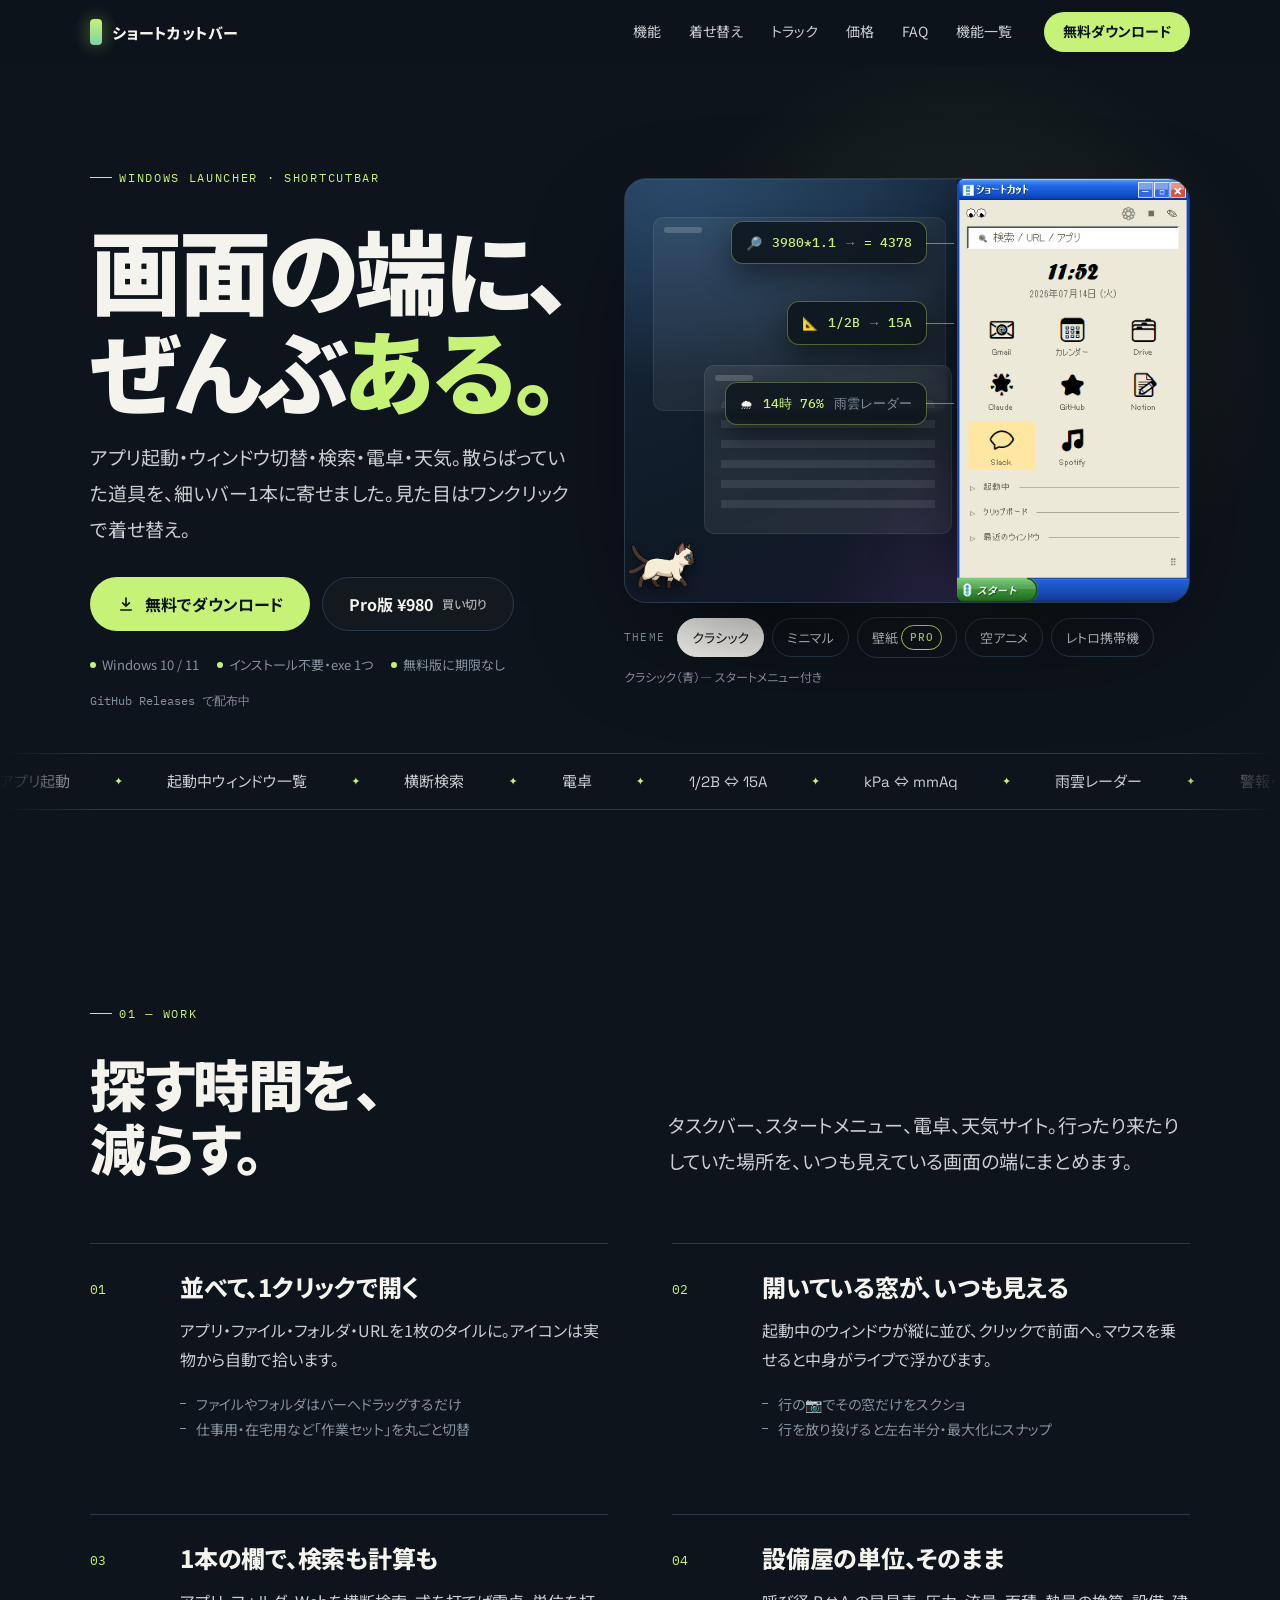
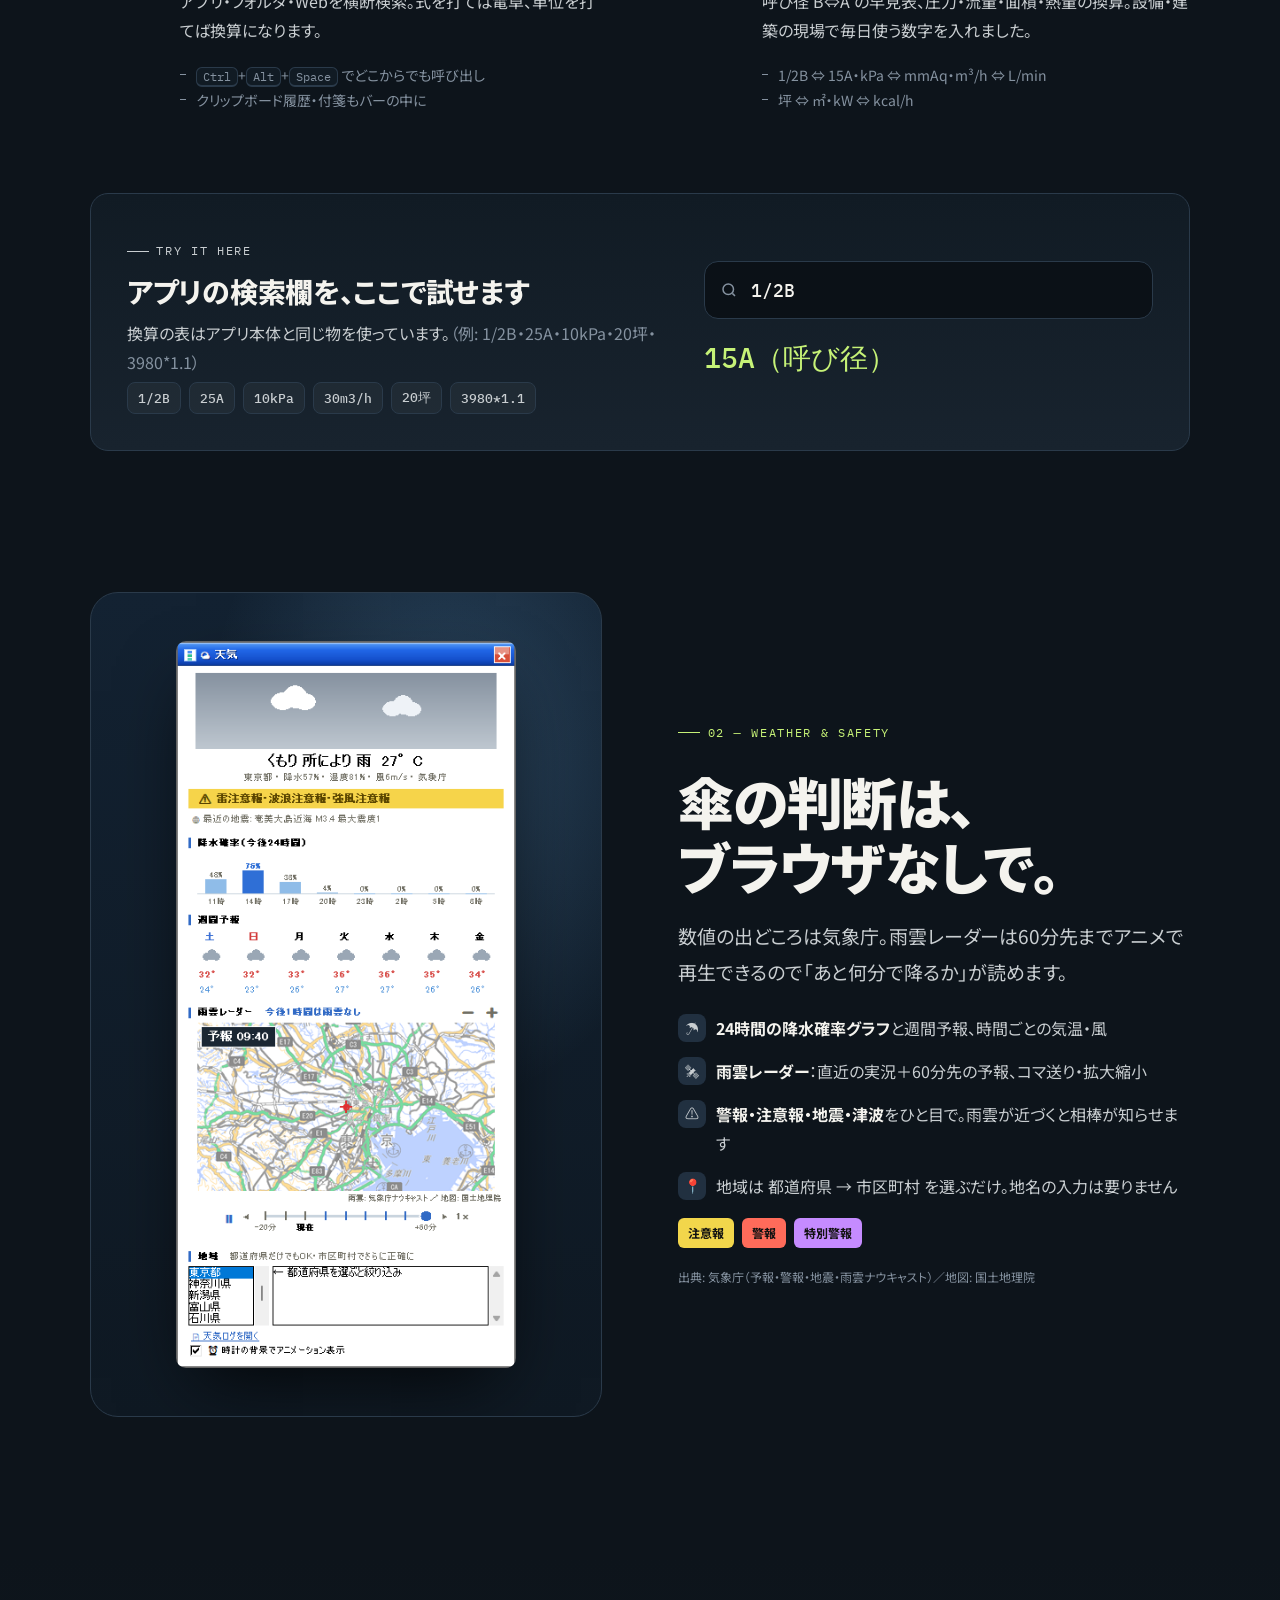
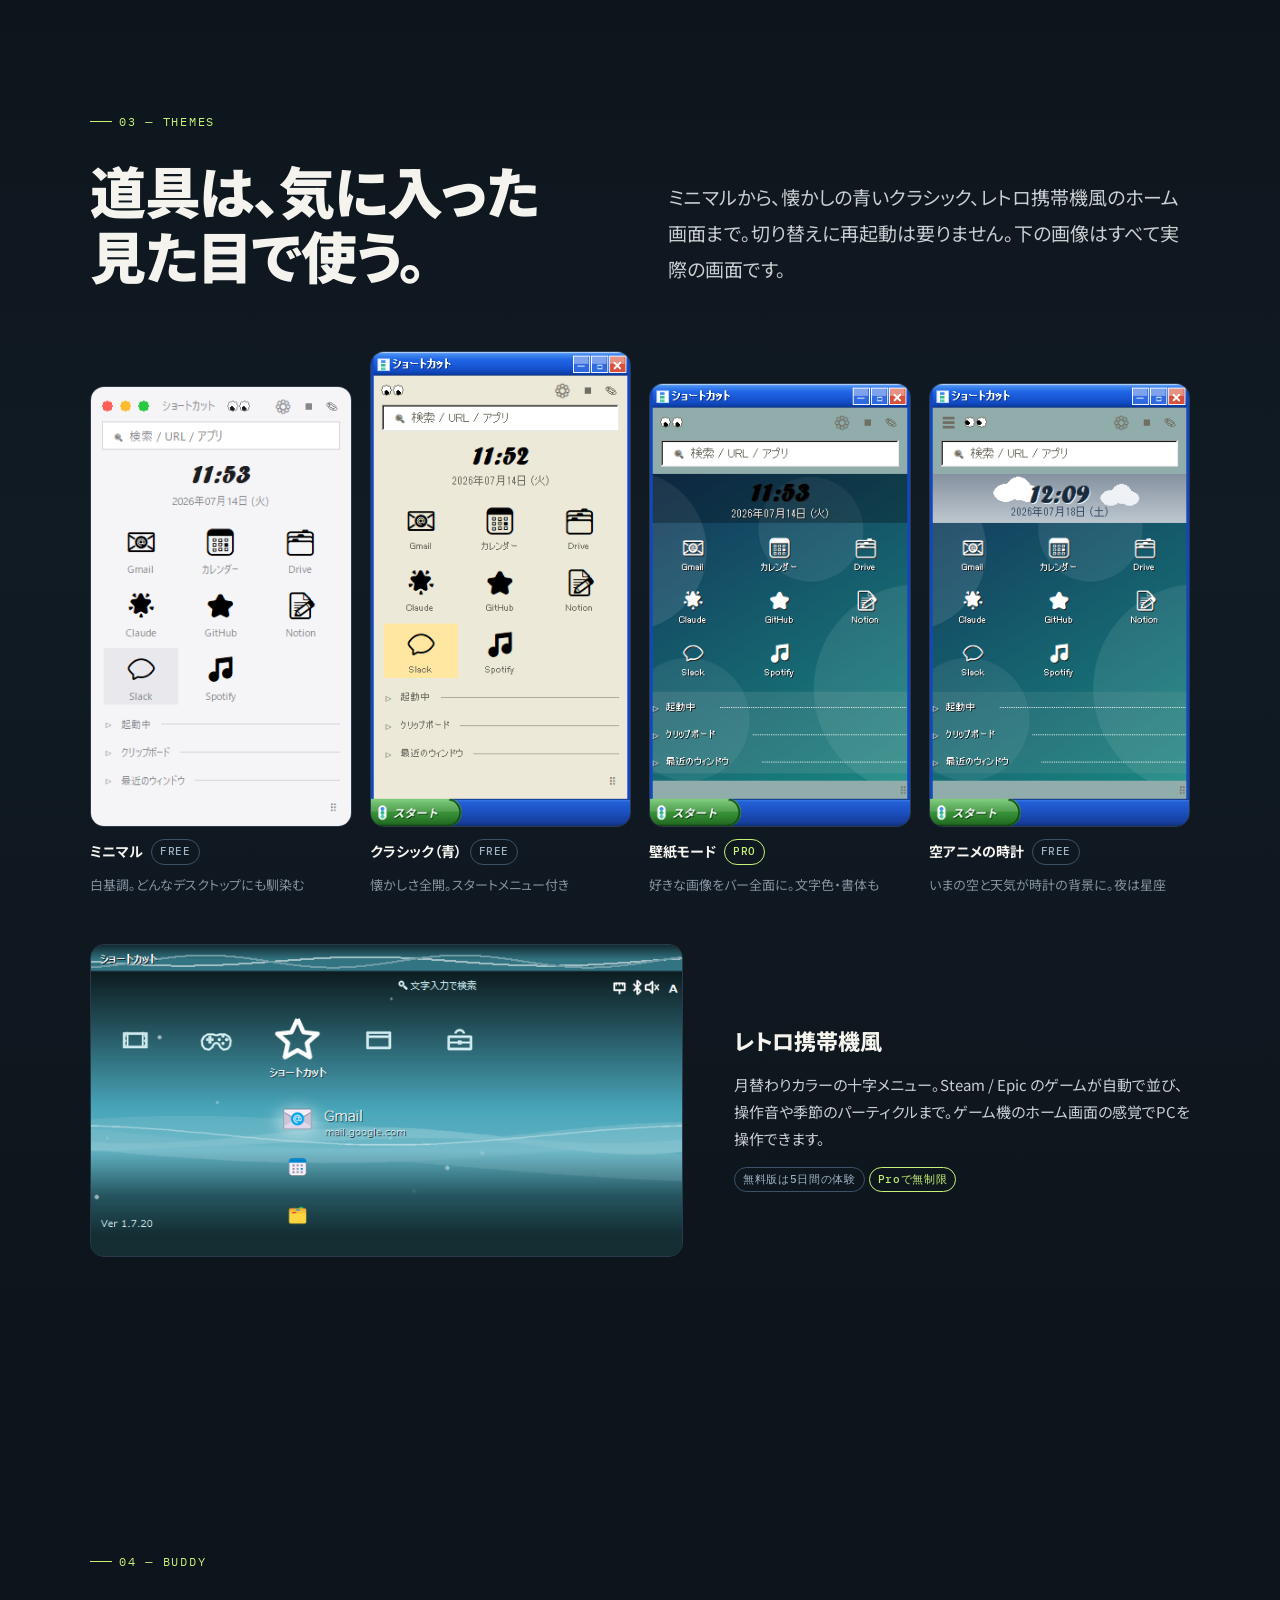
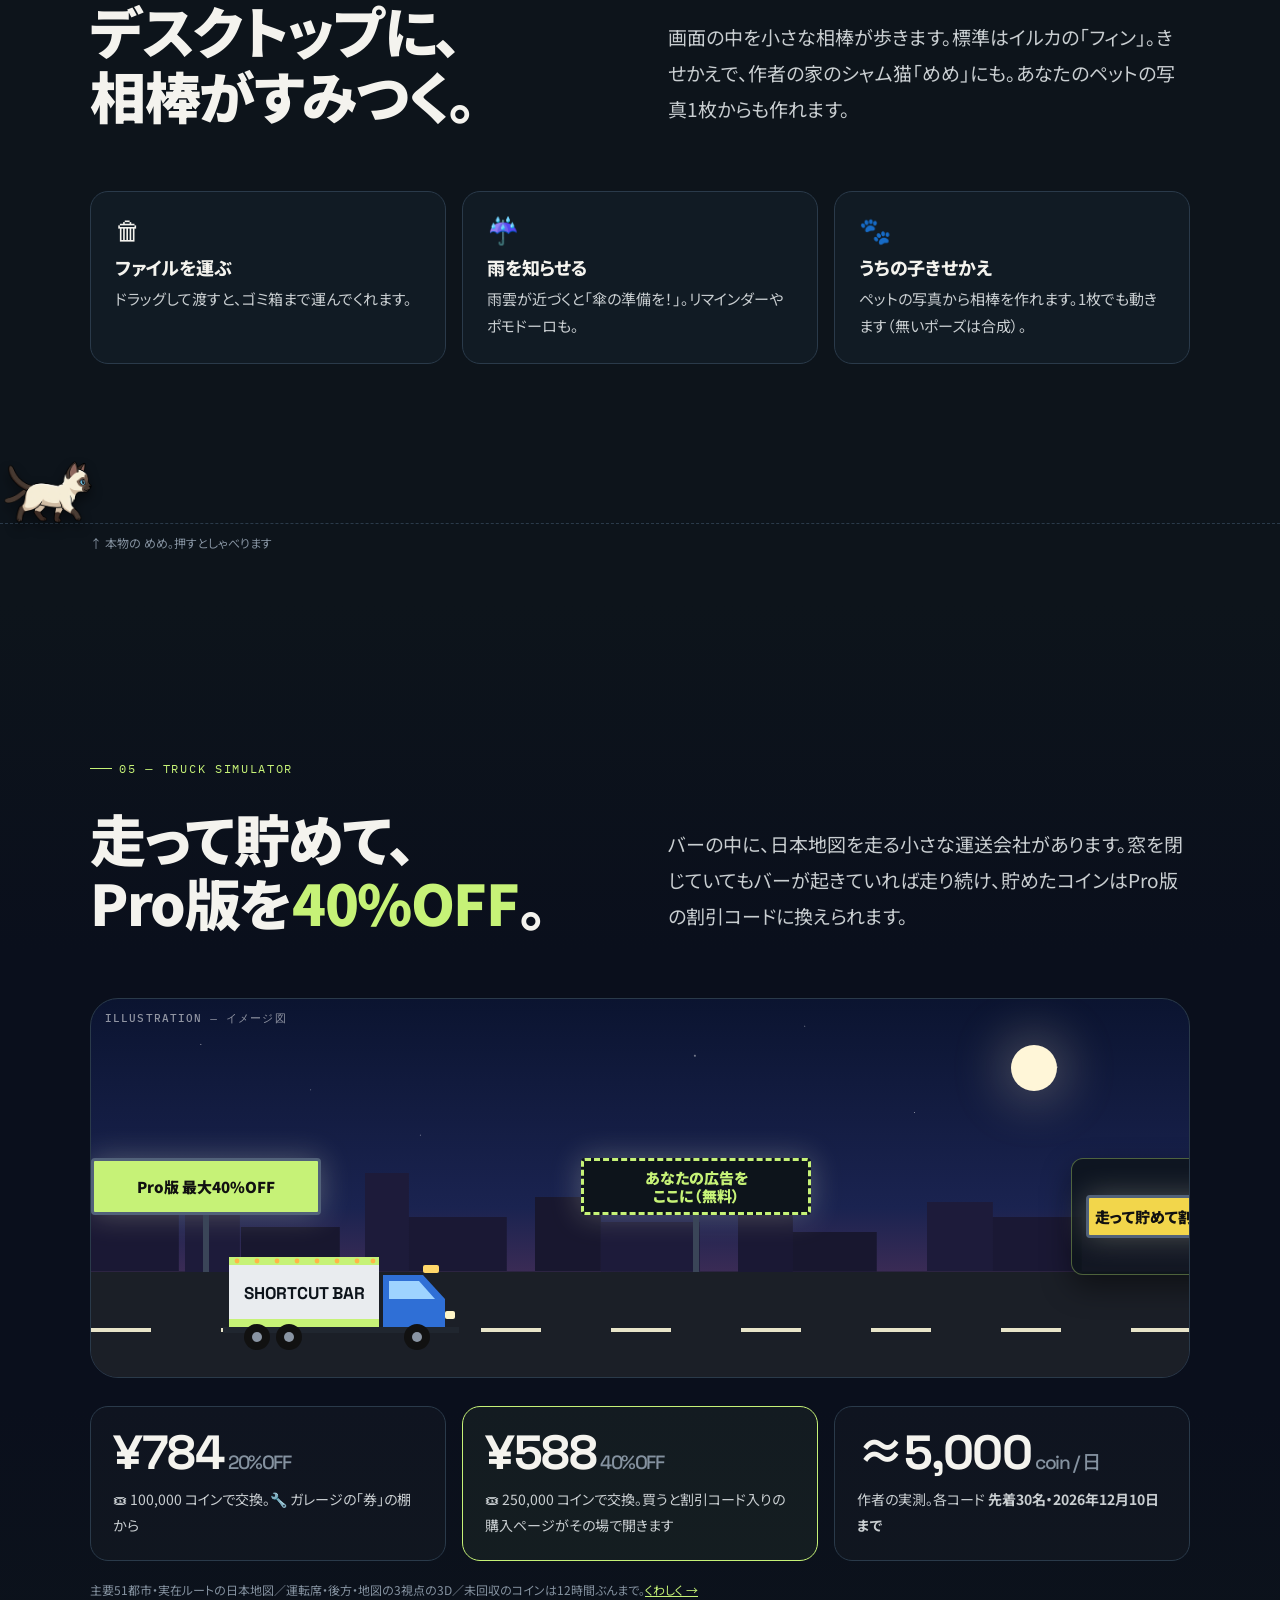
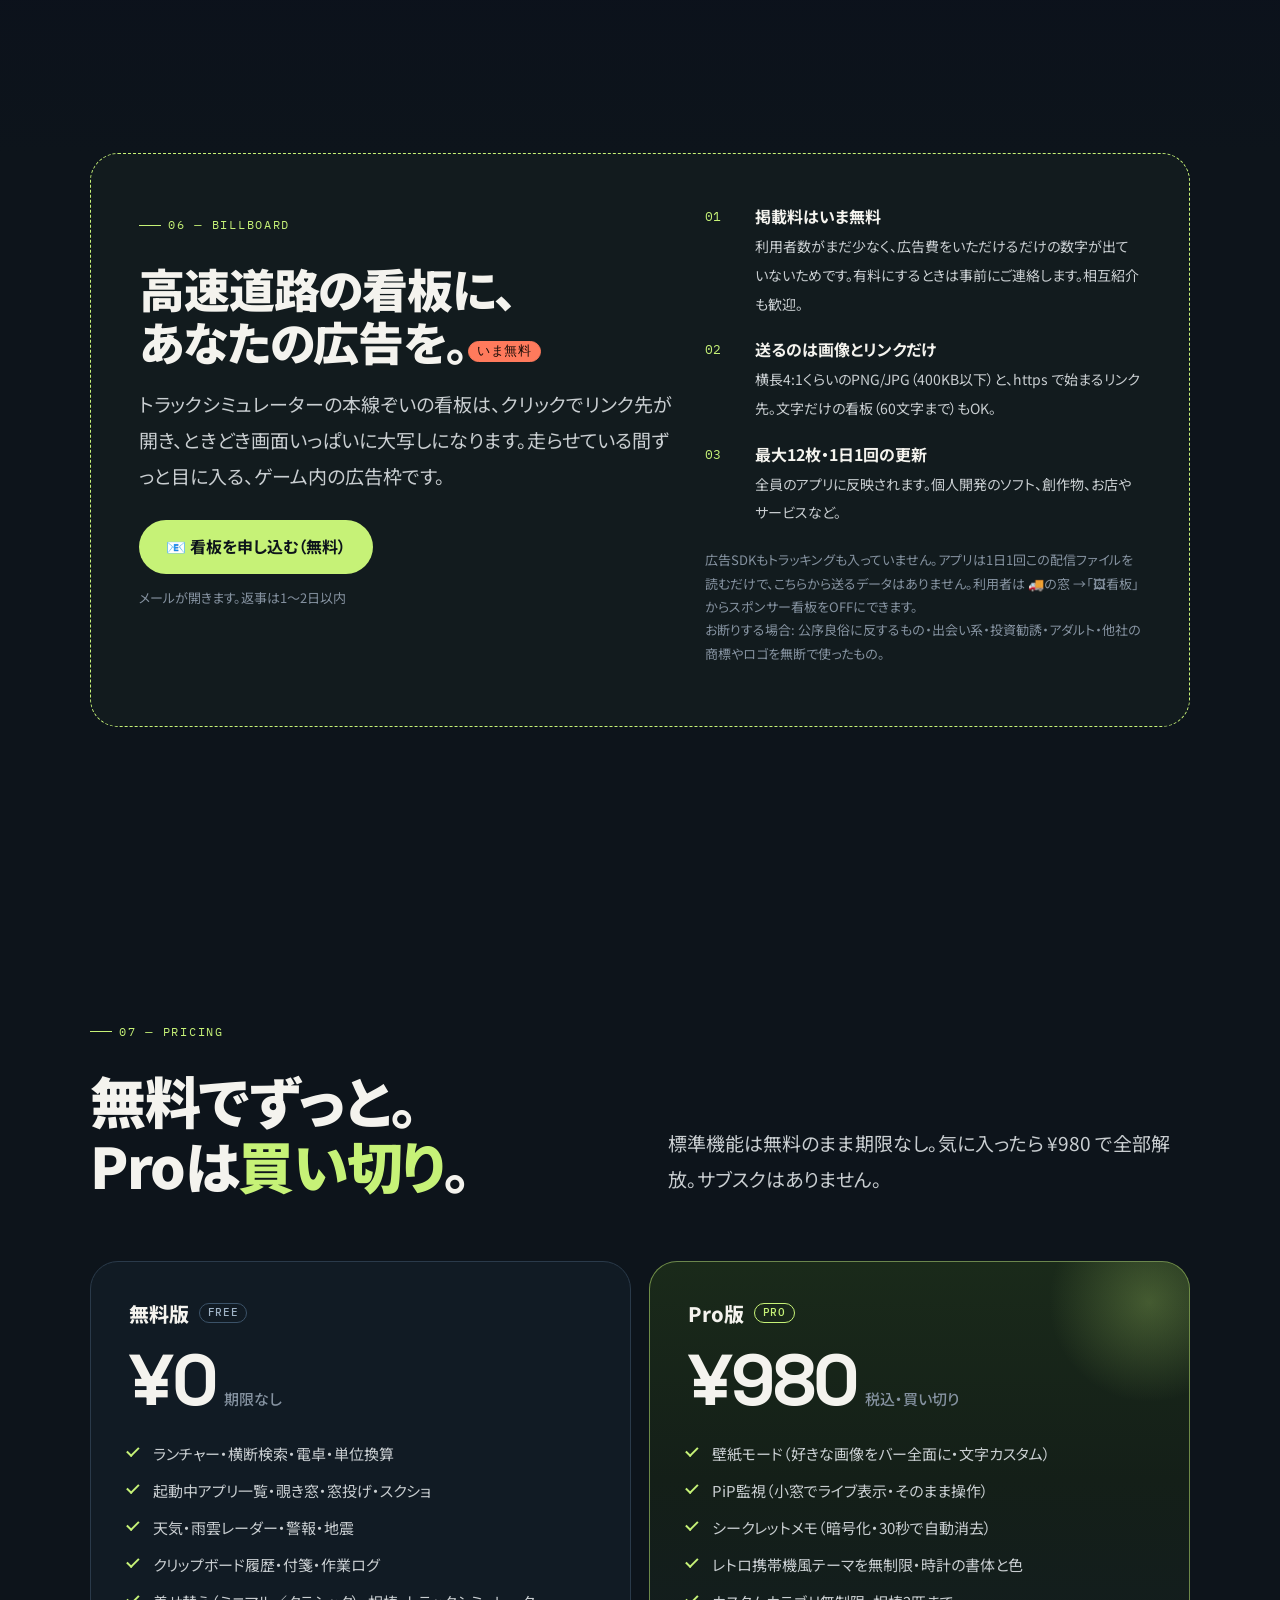
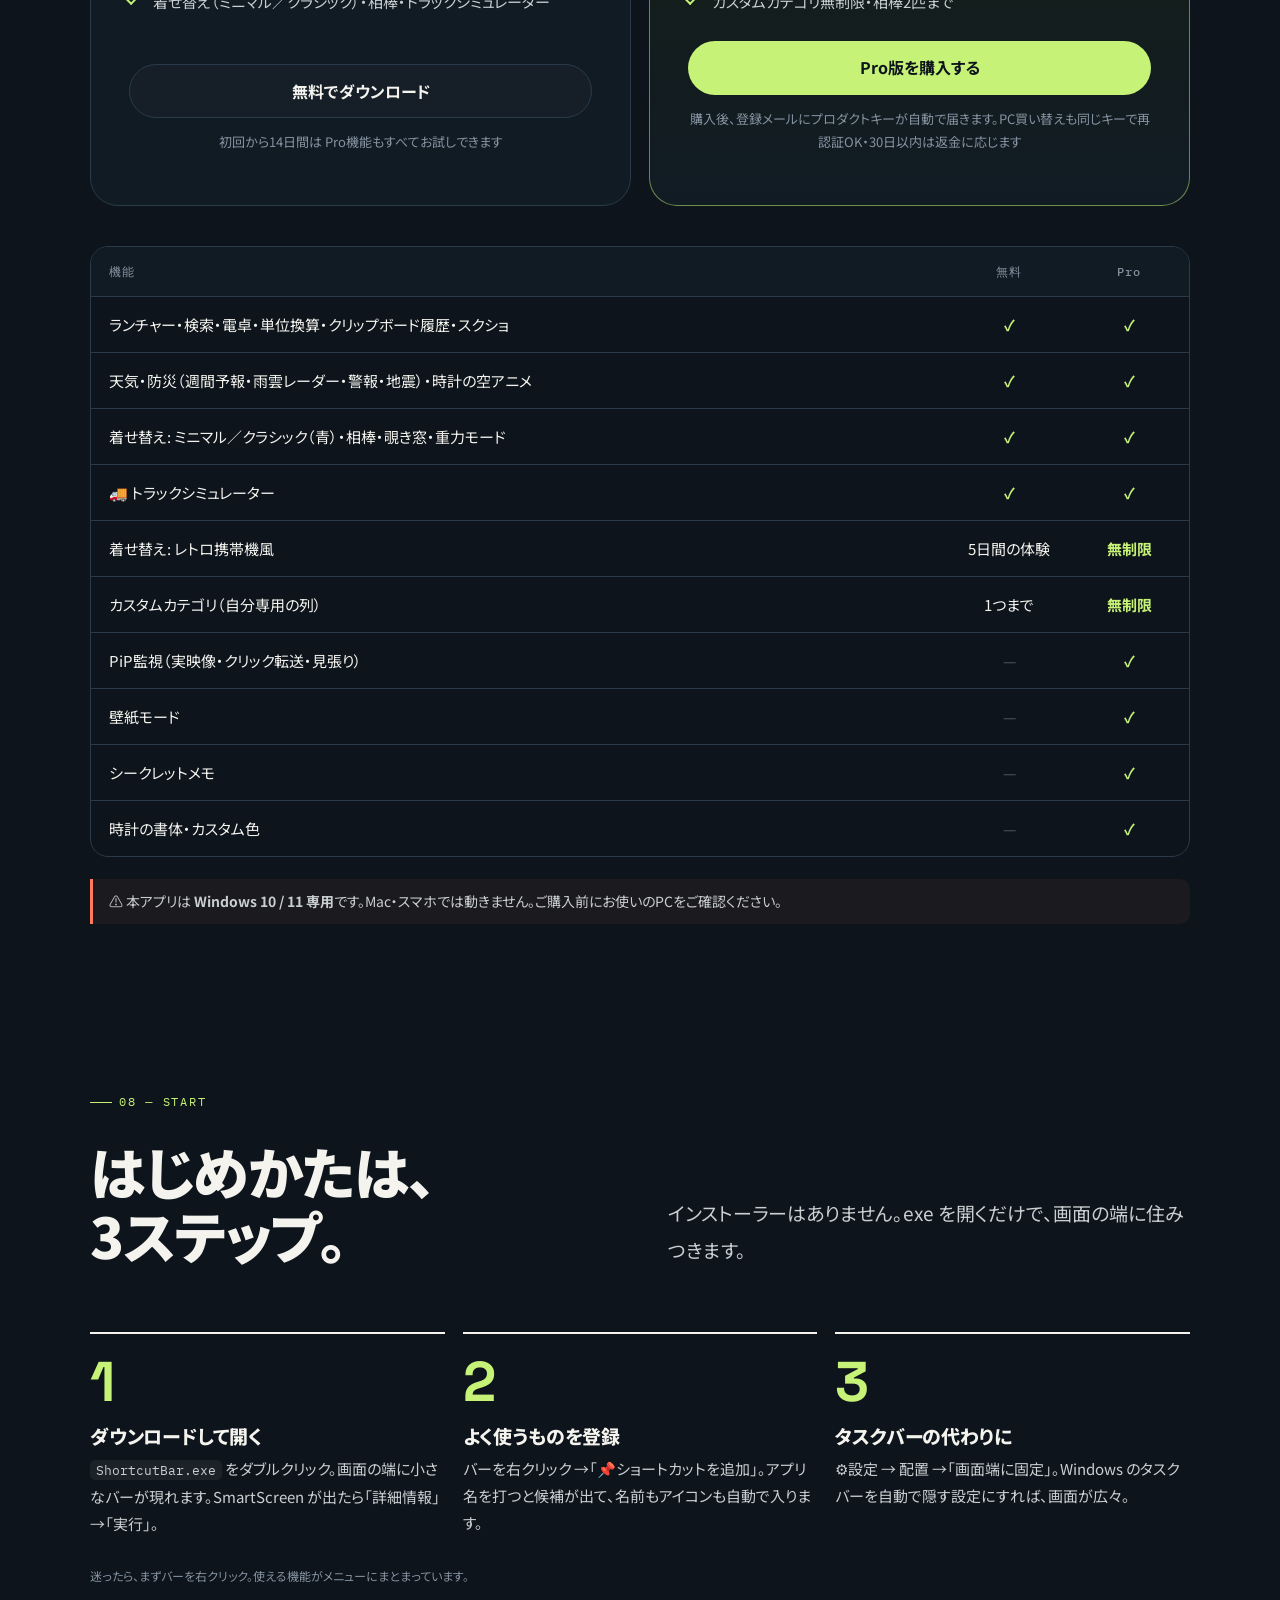
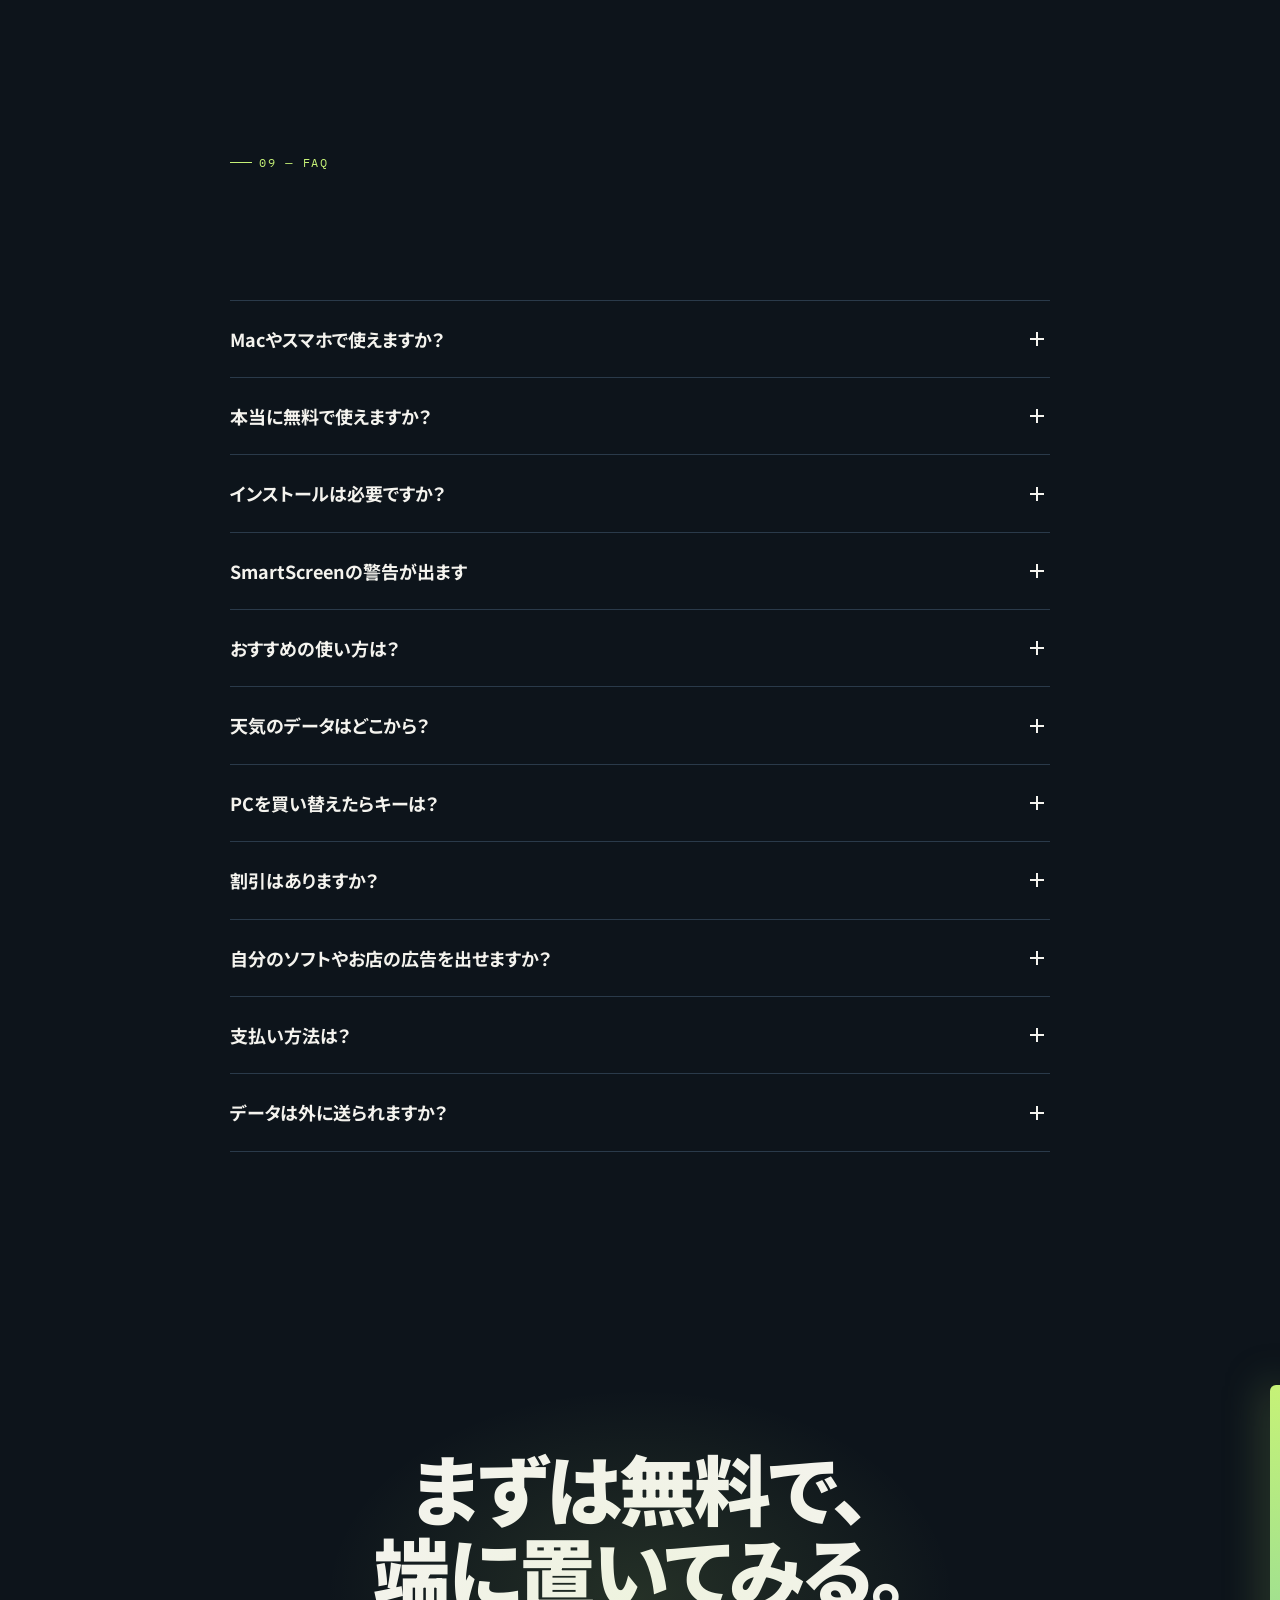
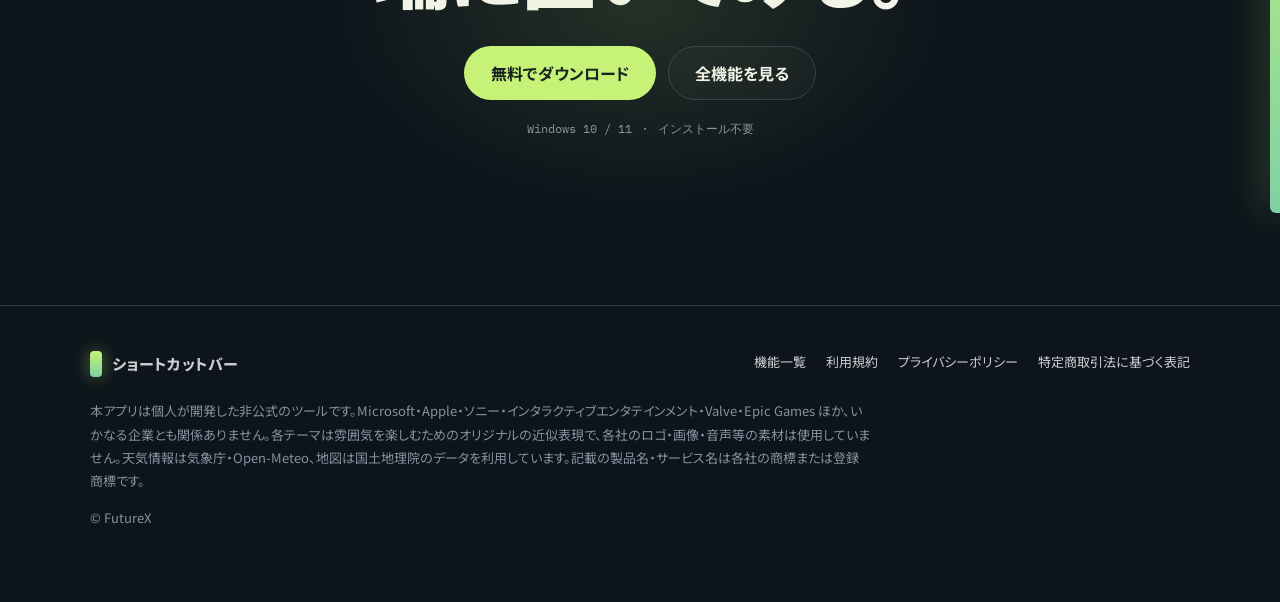
<file: docs/index.html>
<!doctype html>
<html lang="ja">
<head>
<meta charset="utf-8">
<meta name="viewport" content="width=device-width, initial-scale=1">
<title>ショートカットバー — 画面の端に、ぜんぶある。</title>
<meta name="description" content="Windowsの画面の端に常駐するランチャー。アプリ起動・ウィンドウ切替・横断検索・電卓・単位換算・天気と防災をバー1本に。ワンクリックで着せ替え。インストール不要・無料。Pro版は¥980の買い切り。">
<meta name="theme-color" content="#0d141b">
<meta property="og:title" content="ショートカットバー — 画面の端に、ぜんぶある。">
<meta property="og:description" content="アプリ起動・ウィンドウ切替・検索・電卓・天気をバー1本に。着せ替え自由、インストール不要、無料。">
<meta property="og:type" content="website">
<meta property="og:url" content="https://futurex-jp.github.io/shortcut-bar/">
<meta property="og:image" content="https://futurex-jp.github.io/shortcut-bar/img/ogp.png">
<meta name="twitter:card" content="summary_large_image">
<link rel="icon" href="data:image/svg+xml,%3Csvg xmlns='http://www.w3.org/2000/svg' viewBox='0 0 32 32'%3E%3Crect x='11' y='3' width='10' height='26' rx='3' fill='%23c6f277'/%3E%3C/svg%3E">
<link rel="stylesheet" href="assets/fonts.css">
<link rel="stylesheet" href="assets/site.css">
</head>
<body>
<a class="skip" href="#main">本文へ</a>

<header class="hdr">
  <div class="wrap">
    <a class="brand" href="./"><span class="brand-mark" aria-hidden="true"></span>ショートカットバー</a>
    <nav class="nav" aria-label="ページ内">
      <a href="#features">機能</a>
      <a href="#themes">着せ替え</a>
      <a href="#truck">トラック</a>
      <a href="#pro">価格</a>
      <a href="#faq">FAQ</a>
      <a href="features.html">機能一覧</a>
    </nav>
    <a class="btn btn-main" href="https://github.com/FutureX-jp/shortcut-bar/releases/latest/download/ShortcutBar.exe">無料ダウンロード</a>
  </div>
</header>

<main id="main">

<!-- ============ HERO ============ -->
<section class="hero">
  <div class="wrap hero-grid">
    <div>
      <p class="kicker">Windows Launcher · ShortcutBar</p>
      <h1 class="h-xl" style="margin-top:18px">
        <span class="line"><span>画面の端に、</span></span>
        <span class="line"><span>ぜんぶ<span class="mark">ある。</span></span></span>
      </h1>
      <p class="lead">アプリ起動・ウィンドウ切替・検索・電卓・天気。散らばっていた道具を、細いバー1本に寄せました。見た目はワンクリックで着せ替え。</p>
      <div class="cta-row">
        <a class="btn btn-main" href="https://github.com/FutureX-jp/shortcut-bar/releases/latest/download/ShortcutBar.exe">
          <svg viewBox="0 0 24 24" fill="none" stroke="currentColor" stroke-width="2.2" stroke-linecap="round" aria-hidden="true"><path d="M12 4v11m0 0 4.5-4.5M12 15l-4.5-4.5M5 20h14"/></svg>
          無料でダウンロード</a>
        <a class="btn btn-ghost" href="#pro">Pro版 ¥980 <small>買い切り</small></a>
      </div>
      <ul class="facts">
        <li>Windows 10 / 11</li><li>インストール不要・exe 1つ</li><li>無料版に期限なし</li>
      </ul>
      <p class="ver" data-latest>GitHub Releases で配布中</p>
    </div>

    <div>
      <div class="desk" id="desk" role="img" aria-label="デスクトップの右端にショートカットバーが常駐している様子">
        <div class="win w1"></div><div class="win w2"></div>
        <div class="retro"><img src="img/theme_retro.png" alt="" width="670" height="353" loading="lazy"></div>
        <div class="co co1">🔎 <b>3980*1.1</b> <i>→</i> <b>= 4378</b></div>
        <div class="co co2">📐 <b>1/2B</b> <i>→</i> <b>15A</b></div>
        <div class="co co3">🌧 <b>14時 76%</b> <i>雨雲レーダー</i></div>
        <div class="bar">
          <img class="on" data-theme="classic" src="img/hero_xp.png" alt="" width="286" height="522">
          <img data-theme="minimal" src="img/theme_minimal.png" alt="" width="286" height="484" loading="lazy">
          <img data-theme="wall" src="img/wall_mode.png" alt="" width="286" height="487" loading="lazy">
          <img data-theme="sky" src="img/wall_weather.png" alt="" width="286" height="487" loading="lazy">
        </div>
        <div class="meme" title="めめ（作者の猫）"><span class="bubble">にゃ</span><img src="img/meme.png" alt="" width="220" height="289"></div>
      </div>
      <div class="chips" role="group" aria-label="着せ替えを試す">
        <span class="lbl">THEME</span>
        <button class="chip" data-theme-btn="classic" aria-pressed="true" data-cap="クラシック（青）— スタートメニュー付き">クラシック</button>
        <button class="chip" data-theme-btn="minimal" aria-pressed="false" data-cap="ミニマル — 白基調でどこにでも馴染む">ミニマル</button>
        <button class="chip" data-theme-btn="wall" aria-pressed="false" data-cap="壁紙モード（Pro）— 好きな画像をバー全面に">壁紙 <span class="tag pro">PRO</span></button>
        <button class="chip" data-theme-btn="sky" aria-pressed="false" data-cap="時計の背景に、いまの空と天気のアニメ">空アニメ</button>
        <button class="chip" data-theme-btn="retro" aria-pressed="false" data-cap="レトロ携帯機風 — 十字キーで操るホーム画面">レトロ携帯機</button>
      </div>
      <p class="cap" id="deskcap">クラシック（青）— スタートメニュー付き</p>
    </div>
  </div>

  <div class="ticker" aria-hidden="true">
    <div class="ticker-track">
      <span>アプリ起動</span><span>起動中ウィンドウ一覧</span><span>横断検索</span><span>電卓</span><span>1/2B ⇔ 15A</span><span>kPa ⇔ mmAq</span><span>雨雲レーダー</span><span>警報・地震</span><span>クリップボード履歴</span><span>窓だけスクショ</span><span>覗き窓</span><span>相棒</span><span>トラックシミュレーター</span>
      <span>アプリ起動</span><span>起動中ウィンドウ一覧</span><span>横断検索</span><span>電卓</span><span>1/2B ⇔ 15A</span><span>kPa ⇔ mmAq</span><span>雨雲レーダー</span><span>警報・地震</span><span>クリップボード履歴</span><span>窓だけスクショ</span><span>覗き窓</span><span>相棒</span><span>トラックシミュレーター</span>
    </div>
  </div>
</section>

<!-- ============ FEATURES ============ -->
<section class="sec" id="features">
  <div class="wrap">
    <div class="sec-head reveal">
      <div><p class="kicker">01 — Work</p><h2 class="h-l" style="margin-top:14px">探す時間を、<br>減らす。</h2></div>
      <p class="lead">タスクバー、スタートメニュー、電卓、天気サイト。行ったり来たりしていた場所を、いつも見えている画面の端にまとめます。</p>
    </div>

    <div class="chapters">
      <div class="chap reveal"><span class="n">01</span><h3>並べて、1クリックで開く</h3>
        <p>アプリ・ファイル・フォルダ・URLを1枚のタイルに。アイコンは実物から自動で拾います。</p>
        <ul><li>ファイルやフォルダはバーへドラッグするだけ</li><li>仕事用・在宅用など「作業セット」を丸ごと切替</li></ul></div>
      <div class="chap reveal"><span class="n">02</span><h3>開いている窓が、いつも見える</h3>
        <p>起動中のウィンドウが縦に並び、クリックで前面へ。マウスを乗せると中身がライブで浮かびます。</p>
        <ul><li>行の📷でその窓だけをスクショ</li><li>行を放り投げると左右半分・最大化にスナップ</li></ul></div>
      <div class="chap reveal"><span class="n">03</span><h3>1本の欄で、検索も計算も</h3>
        <p>アプリ・フォルダ・Webを横断検索。式を打てば電卓、単位を打てば換算になります。</p>
        <ul><li><kbd>Ctrl</kbd>+<kbd>Alt</kbd>+<kbd>Space</kbd> でどこからでも呼び出し</li><li>クリップボード履歴・付箋もバーの中に</li></ul></div>
      <div class="chap reveal"><span class="n">04</span><h3>設備屋の単位、そのまま</h3>
        <p>呼び径 B⇔A の早見表、圧力・流量・面積・熱量の換算。設備・建築の現場で毎日使う数字を入れました。</p>
        <ul><li>1/2B ⇔ 15A・kPa ⇔ mmAq・m³/h ⇔ L/min</li><li>坪 ⇔ ㎡・kW ⇔ kcal/h</li></ul></div>
    </div>

    <div class="try reveal">
      <div>
        <p class="kicker">Try it here</p>
        <h3 style="margin-top:12px">アプリの検索欄を、ここで試せます</h3>
        <p>換算の表はアプリ本体と同じ物を使っています。<span class="mute">（例: 1/2B・25A・10kPa・20坪・3980*1.1）</span></p>
        <div class="eg">
          <button data-eg="1/2B">1/2B</button><button data-eg="25A">25A</button><button data-eg="10kPa">10kPa</button>
          <button data-eg="30m3/h">30m3/h</button><button data-eg="20坪">20坪</button><button data-eg="3980*1.1">3980*1.1</button>
        </div>
      </div>
      <div>
        <label class="field"><span class="vh">換算・計算する式</span>
          <svg viewBox="0 0 24 24" fill="none" stroke="currentColor" stroke-width="2" aria-hidden="true"><circle cx="11" cy="11" r="7"/><path d="m20 20-3.5-3.5"/></svg>
          <input id="try-in" type="text" inputmode="text" autocomplete="off" spellcheck="false" placeholder="検索 / URL / アプリ" value="1/2B">
        </label>
        <div class="result" id="try-out" aria-live="polite"></div>
      </div>
    </div>
  </div>
</section>

<!-- ============ WEATHER ============ -->
<section class="sec" style="padding-top:0">
  <div class="wrap split">
    <div class="split-media reveal">
      <div class="stage">
        <img src="img/wx_popup.png" alt="天気の画面。降水確率グラフ、週間予報、雨雲レーダーの地図が並ぶ" width="384" height="821" loading="lazy" style="width:min(100%,340px)">
      </div>
    </div>
    <div class="reveal">
      <p class="kicker">02 — Weather &amp; Safety</p>
      <h2 class="h-l" style="margin-top:14px">傘の判断は、<br>ブラウザなしで。</h2>
      <p class="lead" style="margin-top:20px">数値の出どころは気象庁。雨雲レーダーは60分先までアニメで再生できるので「あと何分で降るか」が読めます。</p>
      <ul class="points">
        <li><span class="ic">☂</span><span><b>24時間の降水確率グラフ</b>と週間予報、時間ごとの気温・風</span></li>
        <li><span class="ic">🛰</span><span><b>雨雲レーダー</b>：直近の実況＋60分先の予報、コマ送り・拡大縮小</span></li>
        <li><span class="ic">⚠</span><span><b>警報・注意報・地震・津波</b>をひと目で。雨雲が近づくと相棒が知らせます</span></li>
        <li><span class="ic">📍</span><span>地域は 都道府県 → 市区町村 を選ぶだけ。地名の入力は要りません</span></li>
      </ul>
      <div class="legend" aria-label="警報の色分け"><span style="background:#f2d64b">注意報</span><span style="background:#ff6b5a">警報</span><span style="background:#c58bff">特別警報</span></div>
      <p class="src">出典: 気象庁（予報・警報・地震・雨雲ナウキャスト）／地図: 国土地理院</p>
    </div>
  </div>
</section>

<!-- ============ THEMES ============ -->
<section class="sec" id="themes" style="background:linear-gradient(180deg,var(--bg),var(--bg2) 40%,var(--bg))">
  <div class="wrap">
    <div class="sec-head reveal">
      <div><p class="kicker">03 — Themes</p><h2 class="h-l" style="margin-top:14px">道具は、気に入った<br>見た目で使う。</h2></div>
      <p class="lead">ミニマルから、懐かしの青いクラシック、レトロ携帯機風のホーム画面まで。切り替えに再起動は要りません。下の画像はすべて実際の画面です。</p>
    </div>
    <div class="gal">
      <figure class="reveal"><div class="fr"><img src="img/theme_minimal.png" alt="ミニマルテーマのバー" width="286" height="484" loading="lazy"></div>
        <figcaption>ミニマル <span class="tag free">FREE</span><span class="d">白基調。どんなデスクトップにも馴染む</span></figcaption></figure>
      <figure class="reveal"><div class="fr"><img src="img/hero_xp.png" alt="クラシック（青）テーマのバー" width="286" height="522" loading="lazy"></div>
        <figcaption>クラシック（青） <span class="tag free">FREE</span><span class="d">懐かしさ全開。スタートメニュー付き</span></figcaption></figure>
      <figure class="reveal"><div class="fr"><img src="img/wall_mode.png" alt="壁紙モードのバー" width="286" height="487" loading="lazy"></div>
        <figcaption>壁紙モード <span class="tag pro">PRO</span><span class="d">好きな画像をバー全面に。文字色・書体も</span></figcaption></figure>
      <figure class="reveal"><div class="fr"><img src="img/wall_weather.png" alt="時計の背景に雲が流れるバー" width="286" height="487" loading="lazy"></div>
        <figcaption>空アニメの時計 <span class="tag free">FREE</span><span class="d">いまの空と天気が時計の背景に。夜は星座</span></figcaption></figure>
      <figure class="wide reveal">
        <div class="fr"><img src="img/theme_retro.png" alt="レトロ携帯機風のホーム画面" width="670" height="353" loading="lazy" style="width:100%"></div>
        <figcaption style="display:block">
          <span style="display:block;font-size:22px;font-weight:800;color:var(--ink)">レトロ携帯機風</span>
          <span style="display:block;margin-top:10px;font-size:15px;font-weight:400;color:var(--ink2)">月替わりカラーの十字メニュー。Steam / Epic のゲームが自動で並び、操作音や季節のパーティクルまで。ゲーム機のホーム画面の感覚でPCを操作できます。</span>
          <span style="display:block;margin-top:12px"><span class="tag free">無料版は5日間の体験</span> <span class="tag pro">Proで無制限</span></span>
        </figcaption>
      </figure>
    </div>
  </div>
</section>

<!-- ============ BUDDY ============ -->
<section class="sec buddy">
  <div class="wrap">
    <div class="sec-head reveal">
      <div><p class="kicker">04 — Buddy</p><h2 class="h-l" style="margin-top:14px">デスクトップに、<br>相棒がすみつく。</h2></div>
      <p class="lead">画面の中を小さな相棒が歩きます。標準はイルカの「フィン」。きせかえで、作者の家のシャム猫「めめ」にも。あなたのペットの写真1枚からも作れます。</p>
    </div>
    <div class="cards">
      <div class="card reveal"><div class="e">🗑</div><h3>ファイルを運ぶ</h3><p>ドラッグして渡すと、ゴミ箱まで運んでくれます。</p></div>
      <div class="card reveal"><div class="e">☔</div><h3>雨を知らせる</h3><p>雨雲が近づくと「傘の準備を！」。リマインダーやポモドーロも。</p></div>
      <div class="card reveal"><div class="e">🐾</div><h3>うちの子きせかえ</h3><p>ペットの写真から相棒を作れます。1枚でも動きます（無いポーズは合成）。</p></div>
    </div>
  </div>
  <div class="buddy-floor" aria-hidden="true"><div class="meme"><span class="bubble">にゃ</span><img src="img/meme.png" alt="" width="220" height="289" loading="lazy"></div></div>
  <div class="wrap"><p class="cap">↑ 本物の めめ。押すとしゃべります</p></div>
</section>

<!-- ============ TRUCK ============ -->
<section class="sec road-sec" id="truck">
  <div class="wrap">
    <div class="sec-head reveal">
      <div><p class="kicker">05 — Truck Simulator</p><h2 class="h-l" style="margin-top:14px">走って貯めて、<br>Pro版を<span class="mark">40%OFF</span>。</h2></div>
      <p class="lead">バーの中に、日本地図を走る小さな運送会社があります。窓を閉じていてもバーが起きていれば走り続け、貯めたコインはPro版の割引コードに換えられます。</p>
    </div>
    <div class="scene reveal" aria-label="高速道路をトラックが走り、道路ぞいに看板が流れるイメージ図" role="img">
      <span class="note">ILLUSTRATION — イメージ図</span>
      <div class="stars"></div><div class="moon"></div><div class="city"></div>
      <div class="boards">
        <div class="board ad"><div class="face">Pro版 最大40%OFF</div><div class="pole"></div></div>
        <div class="board you"><div class="face">あなたの広告を<br>ここに（無料）</div><div class="pole"></div></div>
        <div class="board co"><div class="face">走って貯めて割引コード</div><div class="pole"></div></div>
        <div class="board you"><div class="face">個人開発の<br>ソフト・お店も</div><div class="pole"></div></div>
      </div>
      <div class="asphalt"></div><div class="lane"></div>
      <svg class="truck" viewBox="0 0 240 110" aria-hidden="true">
        <rect x="6" y="12" width="150" height="70" rx="4" fill="#e9ecef"/>
        <rect x="6" y="12" width="150" height="8" fill="#c6f277"/>
        <rect x="6" y="74" width="150" height="8" fill="#c6f277"/>
        <g fill="#ffb547"><circle cx="14" cy="16" r="2.4"/><circle cx="34" cy="16" r="2.4"/><circle cx="54" cy="16" r="2.4"/><circle cx="74" cy="16" r="2.4"/><circle cx="94" cy="16" r="2.4"/><circle cx="114" cy="16" r="2.4"/><circle cx="134" cy="16" r="2.4"/><circle cx="150" cy="16" r="2.4"/></g>
        <text x="81" y="54" text-anchor="middle" font-family="Grotesk,sans-serif" font-weight="700" font-size="17" fill="#0d141b">SHORTCUT BAR</text>
        <path d="M160 30h40l22 24v28h-62z" fill="#2f6fd6"/>
        <path d="M166 36h30l16 18h-46z" fill="#9ed3ff"/>
        <rect x="200" y="20" width="16" height="8" rx="2" fill="#ffd76a"/>
        <rect x="222" y="66" width="10" height="8" rx="2" fill="#fff6c8"/>
        <rect x="156" y="82" width="80" height="6" fill="#20262f"/><rect x="0" y="82" width="160" height="6" fill="#20262f"/>
        <g fill="#111"><circle cx="34" cy="92" r="13"/><circle cx="66" cy="92" r="13"/><circle cx="194" cy="92" r="13"/></g>
        <g fill="#8a95a3"><circle cx="34" cy="92" r="5"/><circle cx="66" cy="92" r="5"/><circle cx="194" cy="92" r="5"/></g>
      </svg>
    </div>
    <div class="coupon">
      <div class="c reveal"><div class="big num">¥784<small>20%OFF</small></div><p>🎟 100,000 コインで交換。🔧 ガレージの「券」の棚から</p></div>
      <div class="c hot reveal"><div class="big num">¥588<small>40%OFF</small></div><p>🎟 250,000 コインで交換。買うと割引コード入りの購入ページがその場で開きます</p></div>
      <div class="c reveal"><div class="big num">≈5,000<small>coin / 日</small></div><p>作者の実測。各コード <b>先着30名・2026年12月10日まで</b></p></div>
    </div>
    <p class="cap" style="margin-top:18px">主要51都市・実在ルートの日本地図／運転席・後方・地図の3視点の3D／未回収のコインは12時間ぶんまで。<a href="features.html#truck" style="color:var(--lime)">くわしく →</a></p>
  </div>
</section>

<!-- ============ BOARDS ============ -->
<section class="sec" id="boards" style="padding-top:0">
  <div class="wrap">
    <div class="slot reveal">
      <div>
        <p class="kicker">06 — Billboard</p>
        <h2 class="h-l" style="margin-top:14px;font-size:clamp(28px,3.6vw,46px)">高速道路の看板に、<br>あなたの広告を。<span class="tag new" style="font-size:13px;vertical-align:6px">いま無料</span></h2>
        <p class="lead" style="margin-top:18px">トラックシミュレーターの本線ぞいの看板は、クリックでリンク先が開き、ときどき画面いっぱいに大写しになります。走らせている間ずっと目に入る、ゲーム内の広告枠です。</p>
        <div class="cta-row" style="margin-top:26px">
          <a class="btn btn-main" href="mailto:sh-sasaki@futurex-works.jp?subject=%E7%9C%8B%E6%9D%BF%E6%9E%A0%E3%81%AE%E7%94%B3%E3%81%97%E8%BE%BC%E3%81%BF&amp;body=%E6%8E%B2%E8%BC%89%E3%81%97%E3%81%9F%E3%81%84%E3%82%82%E3%81%AE%EF%BC%88%E3%82%BD%E3%83%95%E3%83%88%E5%90%8D%E3%83%BB%E3%82%B5%E3%83%BC%E3%83%93%E3%82%B9%E5%90%8D%EF%BC%89%3A%0A%0A%E3%83%AA%E3%83%B3%E3%82%AF%E5%85%88%EF%BC%88https%20%E3%81%A7%E5%A7%8B%E3%81%BE%E3%82%8BURL%EF%BC%89%3A%0A%0A%E7%94%BB%E5%83%8F%3A%20%E3%81%93%E3%81%AE%E3%83%A1%E3%83%BC%E3%83%AB%E3%81%AB%E6%B7%BB%E4%BB%98%EF%BC%88%E6%A8%AA%E9%95%B74%3A1%E3%81%8F%E3%82%89%E3%81%84%E3%83%BBPNG/JPG%E3%83%BB400KB%E4%BB%A5%E4%B8%8B%EF%BC%89%0A%E3%80%80%E3%81%BE%E3%81%9F%E3%81%AF%20%E6%96%87%E5%AD%97%E3%81%A0%E3%81%91%E3%81%AE%E7%9C%8B%E6%9D%BF%EF%BC%8860%E6%96%87%E5%AD%97%E3%81%BE%E3%81%A7%EF%BC%89%3A%0A%0A%E2%80%BB%E6%8E%B2%E8%BC%89%E3%81%AF%E7%84%A1%E6%96%99%E3%81%A7%E3%81%99%E3%80%821%E6%97%A51%E5%9B%9E%E3%81%AE%E6%9B%B4%E6%96%B0%E3%81%A7%E5%85%A8%E5%93%A1%E3%81%AE%E3%82%A2%E3%83%97%E3%83%AA%E3%81%AB%E5%87%BA%E3%81%BE%E3%81%99%0A">📧 看板を申し込む（無料）</a>
        </div>
        <p class="fine" style="margin-top:12px">メールが開きます。返事は1〜2日以内</p>
      </div>
      <div>
        <ol class="steps">
          <li><div><b>掲載料はいま無料</b><span>利用者数がまだ少なく、広告費をいただけるだけの数字が出ていないためです。有料にするときは事前にご連絡します。相互紹介も歓迎。</span></div></li>
          <li><div><b>送るのは画像とリンクだけ</b><span>横長4:1くらいのPNG/JPG（400KB以下）と、https で始まるリンク先。文字だけの看板（60文字まで）もOK。</span></div></li>
          <li><div><b>最大12枚・1日1回の更新</b><span>全員のアプリに反映されます。個人開発のソフト、創作物、お店やサービスなど。</span></div></li>
        </ol>
        <p class="fine" style="margin-top:22px">広告SDKもトラッキングも入っていません。アプリは1日1回この配信ファイルを読むだけで、こちらから送るデータはありません。利用者は 🚚の窓 →「🖼看板」からスポンサー看板をOFFにできます。<br>お断りする場合: 公序良俗に反するもの・出会い系・投資勧誘・アダルト・他社の商標やロゴを無断で使ったもの。</p>
      </div>
    </div>
  </div>
</section>

<!-- ============ PRICING ============ -->
<section class="sec" id="pro">
  <div class="wrap">
    <div class="sec-head reveal">
      <div><p class="kicker">07 — Pricing</p><h2 class="h-l" style="margin-top:14px">無料でずっと。<br>Proは<span class="mark">買い切り</span>。</h2></div>
      <p class="lead">標準機能は無料のまま期限なし。気に入ったら ¥980 で全部解放。サブスクはありません。</p>
    </div>
    <div class="price">
      <div class="plan reveal">
        <h3>無料版 <span class="tag free">FREE</span></h3>
        <div class="amt num">¥0<small>期限なし</small></div>
        <ul>
          <li>ランチャー・横断検索・電卓・単位換算</li>
          <li>起動中アプリ一覧・覗き窓・窓投げ・スクショ</li>
          <li>天気・雨雲レーダー・警報・地震</li>
          <li>クリップボード履歴・付箋・作業ログ</li>
          <li>着せ替え（ミニマル／クラシック）・相棒・トラックシミュレーター</li>
        </ul>
        <a class="btn btn-ghost" href="https://github.com/FutureX-jp/shortcut-bar/releases/latest/download/ShortcutBar.exe">無料でダウンロード</a>
        <p class="sub">初回から14日間は Pro機能もすべてお試しできます</p>
      </div>
      <div class="plan pro reveal">
        <h3>Pro版 <span class="tag pro">PRO</span></h3>
        <div class="amt num">¥980<small>税込・買い切り</small></div>
        <ul>
          <li>壁紙モード（好きな画像をバー全面に・文字カスタム）</li>
          <li>PiP監視（小窓でライブ表示・そのまま操作）</li>
          <li>シークレットメモ（暗号化・30秒で自動消去）</li>
          <li>レトロ携帯機風テーマを無制限・時計の書体と色</li>
          <li>カスタムカテゴリ無制限・相棒2匹まで</li>
        </ul>
        <a class="btn btn-main" href="https://buy.stripe.com/eVqbIT6247Xn3i59s87Vm00">Pro版を購入する</a>
        <p class="sub">購入後、登録メールにプロダクトキーが自動で届きます。PC買い替えも同じキーで再認証OK・30日以内は返金に応じます</p>
      </div>
    </div>

    <div class="table-wrap reveal">
      <table class="cmp">
        <thead><tr><th>機能</th><th>無料</th><th>Pro</th></tr></thead>
        <tbody>
          <tr><td>ランチャー・検索・電卓・単位換算・クリップボード履歴・スクショ</td><td class="y">✓</td><td class="y">✓</td></tr>
          <tr><td>天気・防災（週間予報・雨雲レーダー・警報・地震）・時計の空アニメ</td><td class="y">✓</td><td class="y">✓</td></tr>
          <tr><td>着せ替え: ミニマル／クラシック（青）・相棒・覗き窓・重力モード</td><td class="y">✓</td><td class="y">✓</td></tr>
          <tr><td>🚚 トラックシミュレーター</td><td class="y">✓</td><td class="y">✓</td></tr>
          <tr><td>着せ替え: レトロ携帯機風</td><td>5日間の体験</td><td class="y">無制限</td></tr>
          <tr><td>カスタムカテゴリ（自分専用の列）</td><td>1つまで</td><td class="y">無制限</td></tr>
          <tr><td>PiP監視（実映像・クリック転送・見張り）</td><td class="n">—</td><td class="y">✓</td></tr>
          <tr><td>壁紙モード</td><td class="n">—</td><td class="y">✓</td></tr>
          <tr><td>シークレットメモ</td><td class="n">—</td><td class="y">✓</td></tr>
          <tr><td>時計の書体・カスタム色</td><td class="n">—</td><td class="y">✓</td></tr>
        </tbody>
      </table>
    </div>
    <p class="warn">⚠ 本アプリは <b>Windows 10 / 11 専用</b>です。Mac・スマホでは動きません。ご購入前にお使いのPCをご確認ください。</p>
  </div>
</section>

<!-- ============ GUIDE ============ -->
<section class="sec" id="guide" style="padding-top:0">
  <div class="wrap">
    <div class="sec-head reveal">
      <div><p class="kicker">08 — Start</p><h2 class="h-l" style="margin-top:14px">はじめかたは、<br>3ステップ。</h2></div>
      <p class="lead">インストーラーはありません。exe を開くだけで、画面の端に住みつきます。</p>
    </div>
    <ol class="guide">
      <li class="reveal"><h3>ダウンロードして開く</h3><p><code>ShortcutBar.exe</code> をダブルクリック。画面の端に小さなバーが現れます。SmartScreen が出たら「詳細情報」→「実行」。</p></li>
      <li class="reveal"><h3>よく使うものを登録</h3><p>バーを右クリック →「📌ショートカットを追加」。アプリ名を打つと候補が出て、名前もアイコンも自動で入ります。</p></li>
      <li class="reveal"><h3>タスクバーの代わりに</h3><p>⚙設定 → 配置 →「画面端に固定」。Windows のタスクバーを自動で隠す設定にすれば、画面が広々。</p></li>
    </ol>
    <p class="cap" style="margin-top:28px">迷ったら、まずバーを右クリック。使える機能がメニューにまとまっています。</p>
  </div>
</section>

<!-- ============ FAQ ============ -->
<section class="sec" id="faq" style="padding-top:0">
  <div class="wrap" style="max-width:900px">
    <p class="kicker reveal">09 — FAQ</p>
    <h2 class="h-l reveal" style="margin:14px 0 36px">よくある質問</h2>
    <div class="faq reveal">
      <details><summary>Macやスマホで使えますか？</summary><div class="a"><p>いいえ。<b>Windows 10 / 11 専用</b>です。Mac・Linux・スマートフォン（iPhone / Android）では動きません。</p></div></details>
      <details><summary>本当に無料で使えますか？</summary><div class="a"><p>はい。標準機能は無料で、期限もありません。天気・雨雲レーダーも無料です。レトロ携帯機風テーマのみ、無料版では5日間の体験期間があります（ミニマル・クラシックはずっと無料）。</p></div></details>
      <details><summary>インストールは必要ですか？</summary><div class="a"><p>不要です。exe をダウンロードしてダブルクリックするだけ。必要な実行ライブラリは同梱済みです。設定はユーザーフォルダの中の1ファイルだけなので、いらなくなったら消すだけで消えます。</p></div></details>
      <details><summary>SmartScreenの警告が出ます</summary><div class="a"><p>個人開発でコード署名をしていないために出る表示です。「詳細情報」→「実行」で起動できます。</p></div></details>
      <details><summary>おすすめの使い方は？</summary><div class="a"><p>作者のおすすめは、Windows 標準のタスクバーを隠して、ショートカットバーをタスクバー代わりにする使い方です。</p>
        <ol><li>バーの ⚙設定 → 配置 →「画面端に固定」で好きな画面端にドッキング</li><li>Windows の 設定 → 個人用設定 → タスクバー →「タスクバーを自動的に隠す」をON</li></ol></div></details>
      <details><summary>天気のデータはどこから？</summary><div class="a"><p>日本国内は気象庁の公開データ（予報・警報・地震・雨雲ナウキャスト）、雨雲レーダーの地図は国土地理院のタイルです。海外の地点は Open-Meteo を使います。</p></div></details>
      <details><summary>PCを買い替えたらキーは？</summary><div class="a"><p>同じメールアドレスとキーでそのまま再認証できます。回数制限はありません。</p></div></details>
      <details><summary>割引はありますか？</summary><div class="a"><p>あります。アプリ内の 🚚 トラックシミュレーター（無料）で貯めたコインを、🔧 ガレージの「券」の棚で Pro版の割引コードに換えられます。20%OFF（¥784）は100,000コイン、40%OFF（¥588）は250,000コイン。各コード先着30名・2026年12月10日まで。コインは1日でおよそ5,000貯まります（作者の実測）。</p></div></details>
      <details><summary>自分のソフトやお店の広告を出せますか？</summary><div class="a"><p>出せます。トラックシミュレーターの高速道路ぞいの看板に、横長の画像＋https のリンク先（または文字だけ）を載せられます。いまは掲載料無料・最大12枚。<a href="#boards" style="color:var(--lime)">看板枠</a>からどうぞ。</p></div></details>
      <details><summary>支払い方法は？</summary><div class="a"><p>Stripe の購入ページで決済します。使える支払い方法は購入ページに表示されます。カード情報が開発者に渡ることはありません。</p></div></details>
      <details><summary>データは外に送られますか？</summary><div class="a"><p>使用状況の共有（テレメトリ）は、同意した場合だけ匿名で送ります。ファイル名・パス・クリップボード・メモの中身・ウィンドウのタイトルは送りません。くわしくは<a href="privacy.html" style="color:var(--lime)">プライバシーポリシー</a>へ。</p></div></details>
    </div>
  </div>
</section>

<!-- ============ FINAL ============ -->
<section class="final"><span class="edge" aria-hidden="true"></span>
  <div class="wrap">
    <h2 class="h-xl reveal">まずは無料で、<br>端に置いてみる。</h2>
    <div class="cta-row reveal">
      <a class="btn btn-main" href="https://github.com/FutureX-jp/shortcut-bar/releases/latest/download/ShortcutBar.exe">無料でダウンロード</a>
      <a class="btn btn-ghost" href="features.html">全機能を見る</a>
    </div>
    <p class="ver" data-latest style="margin-top:18px">Windows 10 / 11 ・ インストール不要</p>
  </div>
</section>

</main>

<footer class="ftr">
  <div class="wrap">
    <div class="row">
      <a class="brand" href="./"><span class="brand-mark" aria-hidden="true"></span>ショートカットバー</a>
      <nav aria-label="フッター">
        <a href="features.html">機能一覧</a><a href="terms.html">利用規約</a><a href="privacy.html">プライバシーポリシー</a><a href="tokushoho.html">特定商取引法に基づく表記</a>
      </nav>
    </div>
    <p class="disc">本アプリは個人が開発した非公式のツールです。Microsoft・Apple・ソニー・インタラクティブエンタテインメント・Valve・Epic Games ほか、いかなる企業とも関係ありません。各テーマは雰囲気を楽しむためのオリジナルの近似表現で、各社のロゴ・画像・音声等の素材は使用していません。天気情報は気象庁・Open-Meteo、地図は国土地理院のデータを利用しています。記載の製品名・サービス名は各社の商標または登録商標です。</p>
    <p>© FutureX</p>
  </div>
</footer>

<script src="assets/site.js" defer></script>
<script type="module" src="https://static.cloudflareinsights.com/beacon.min.js" data-cf-beacon='{"token": "9d5f73f37eca40deae01422ff966717f"}'></script>
</body>
</html>
</file>
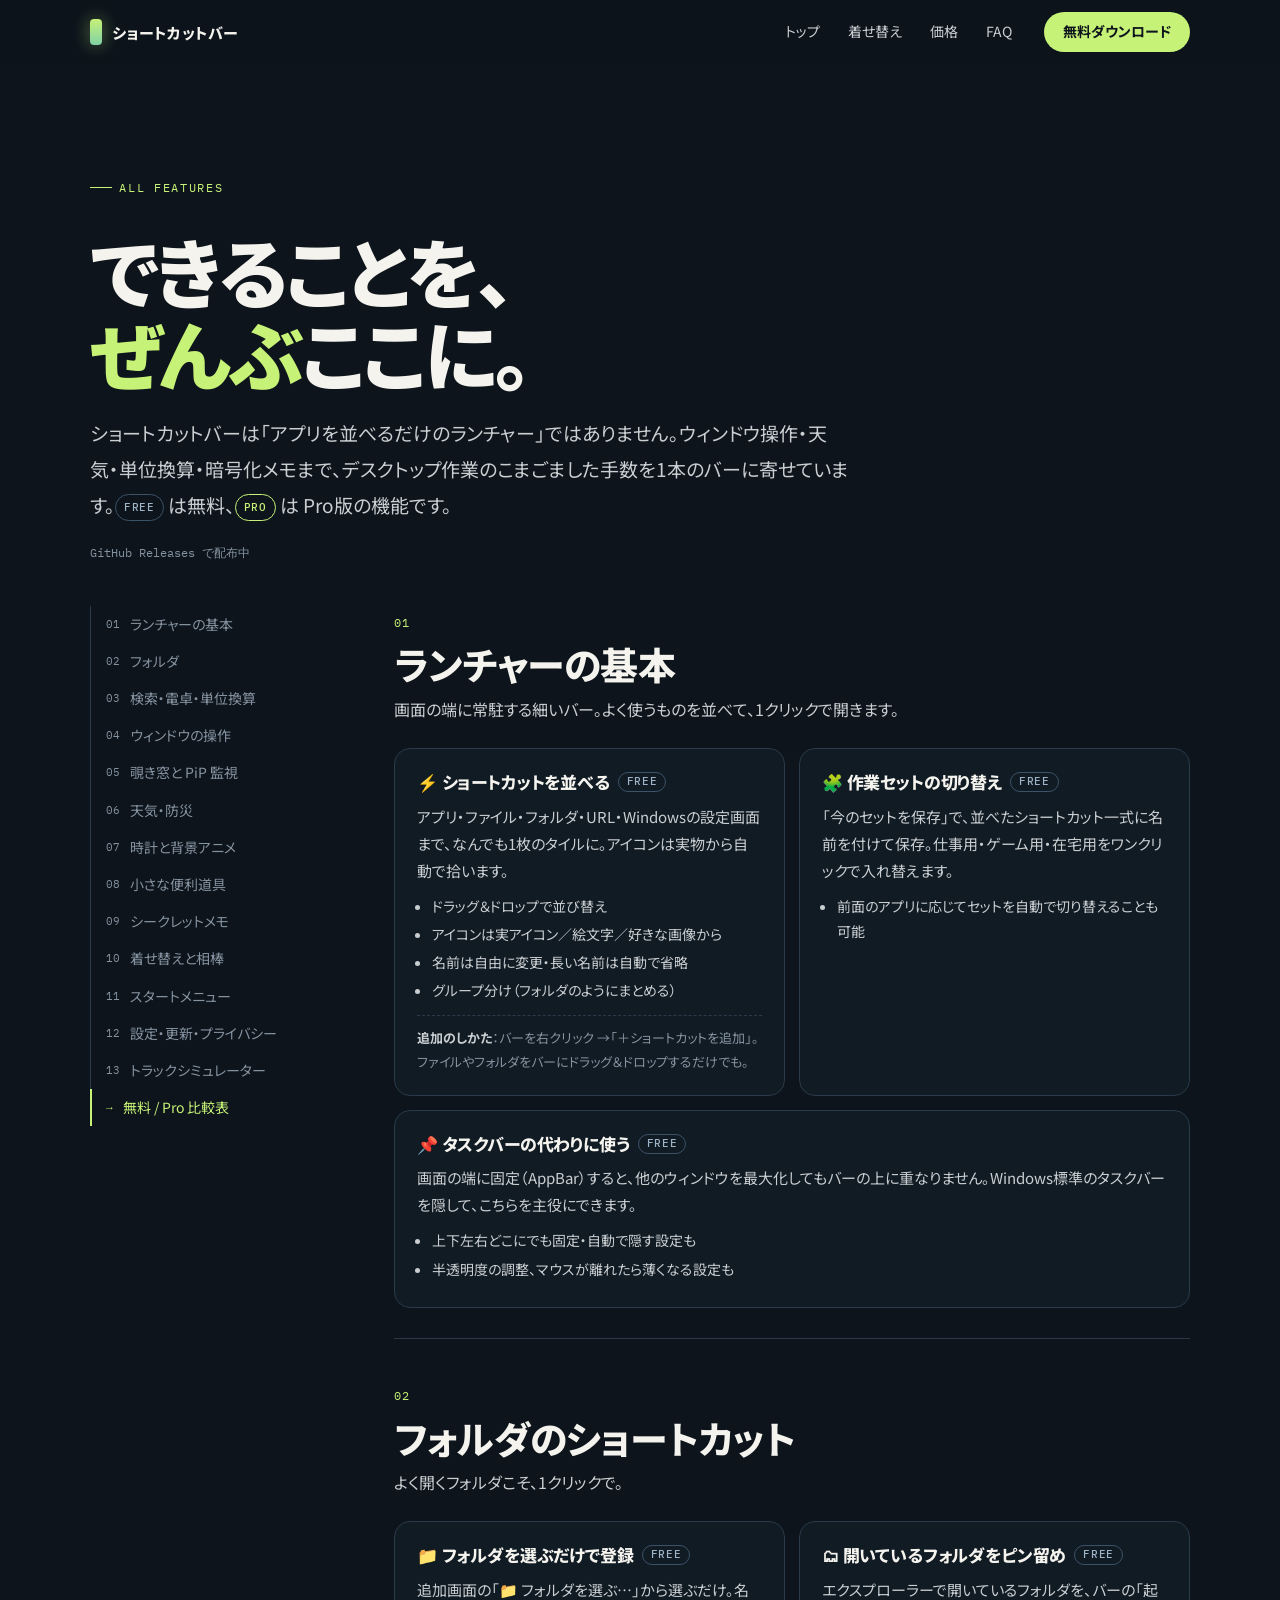
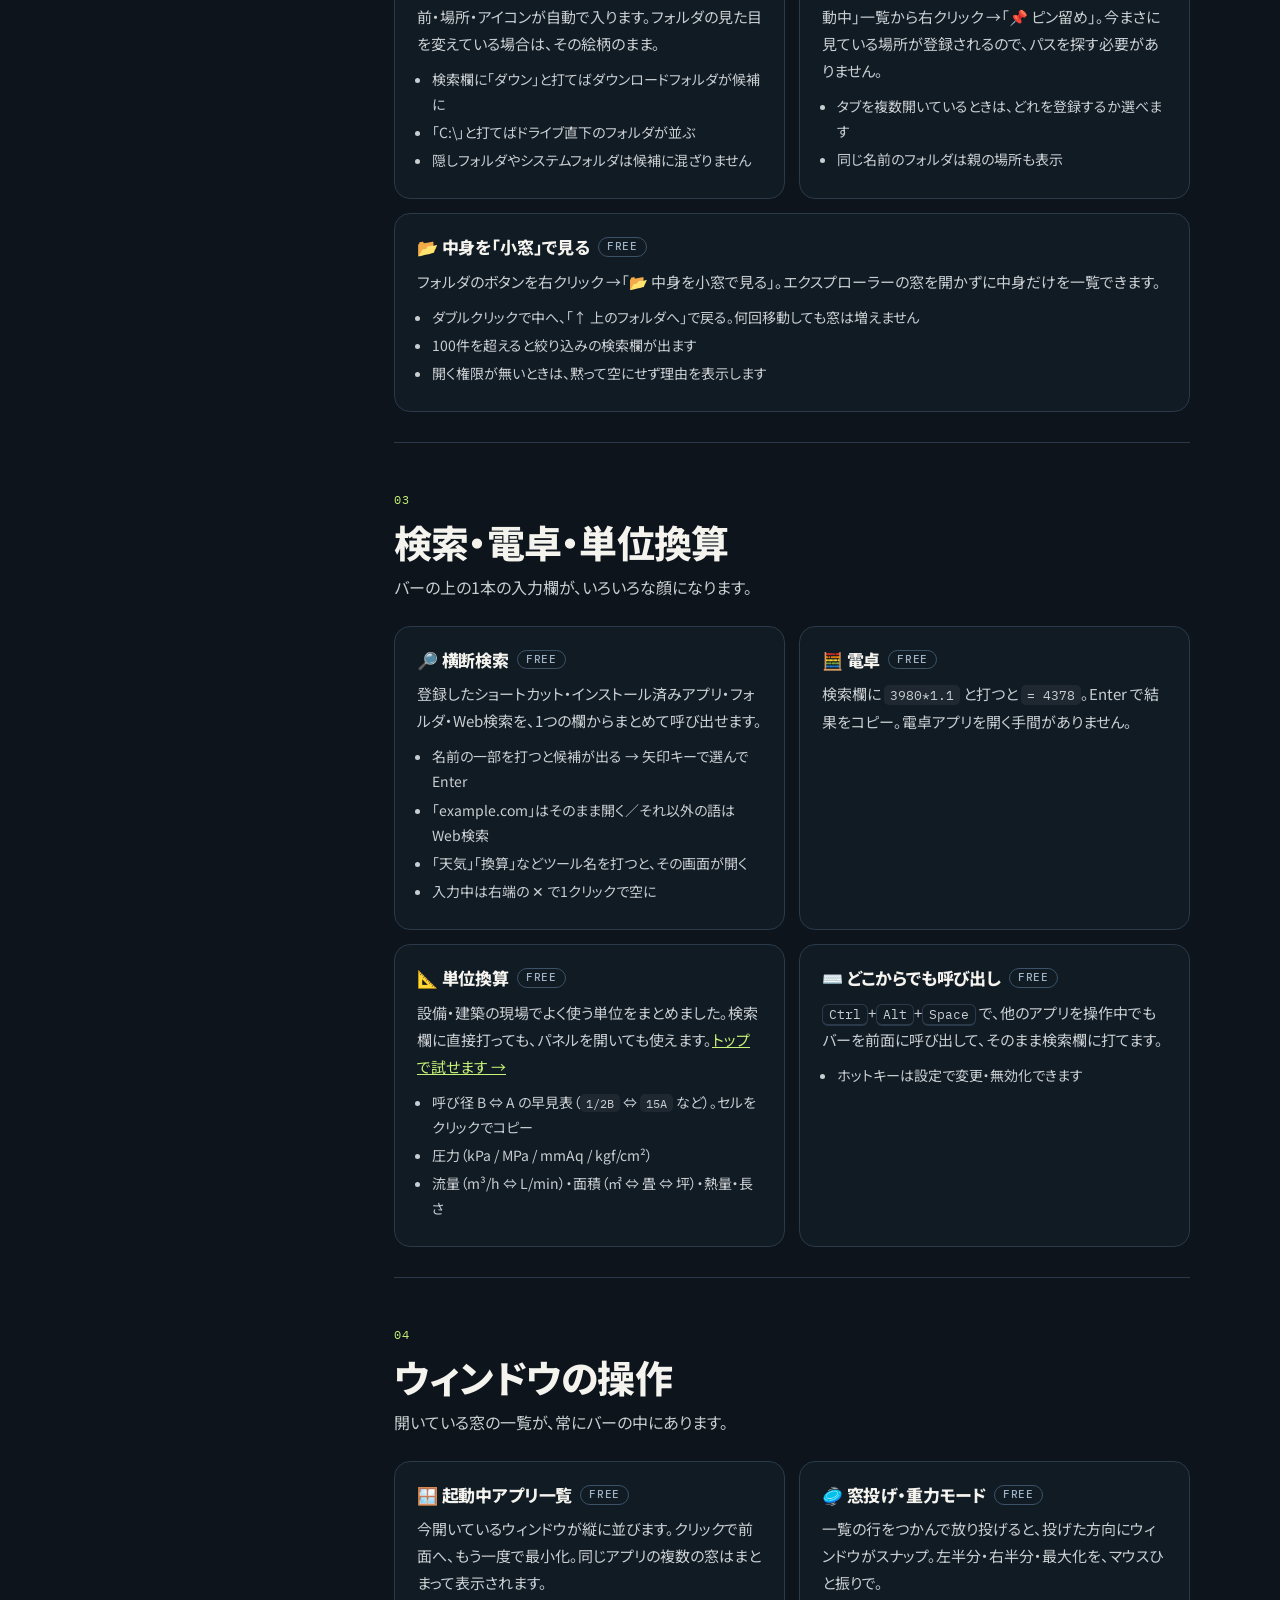
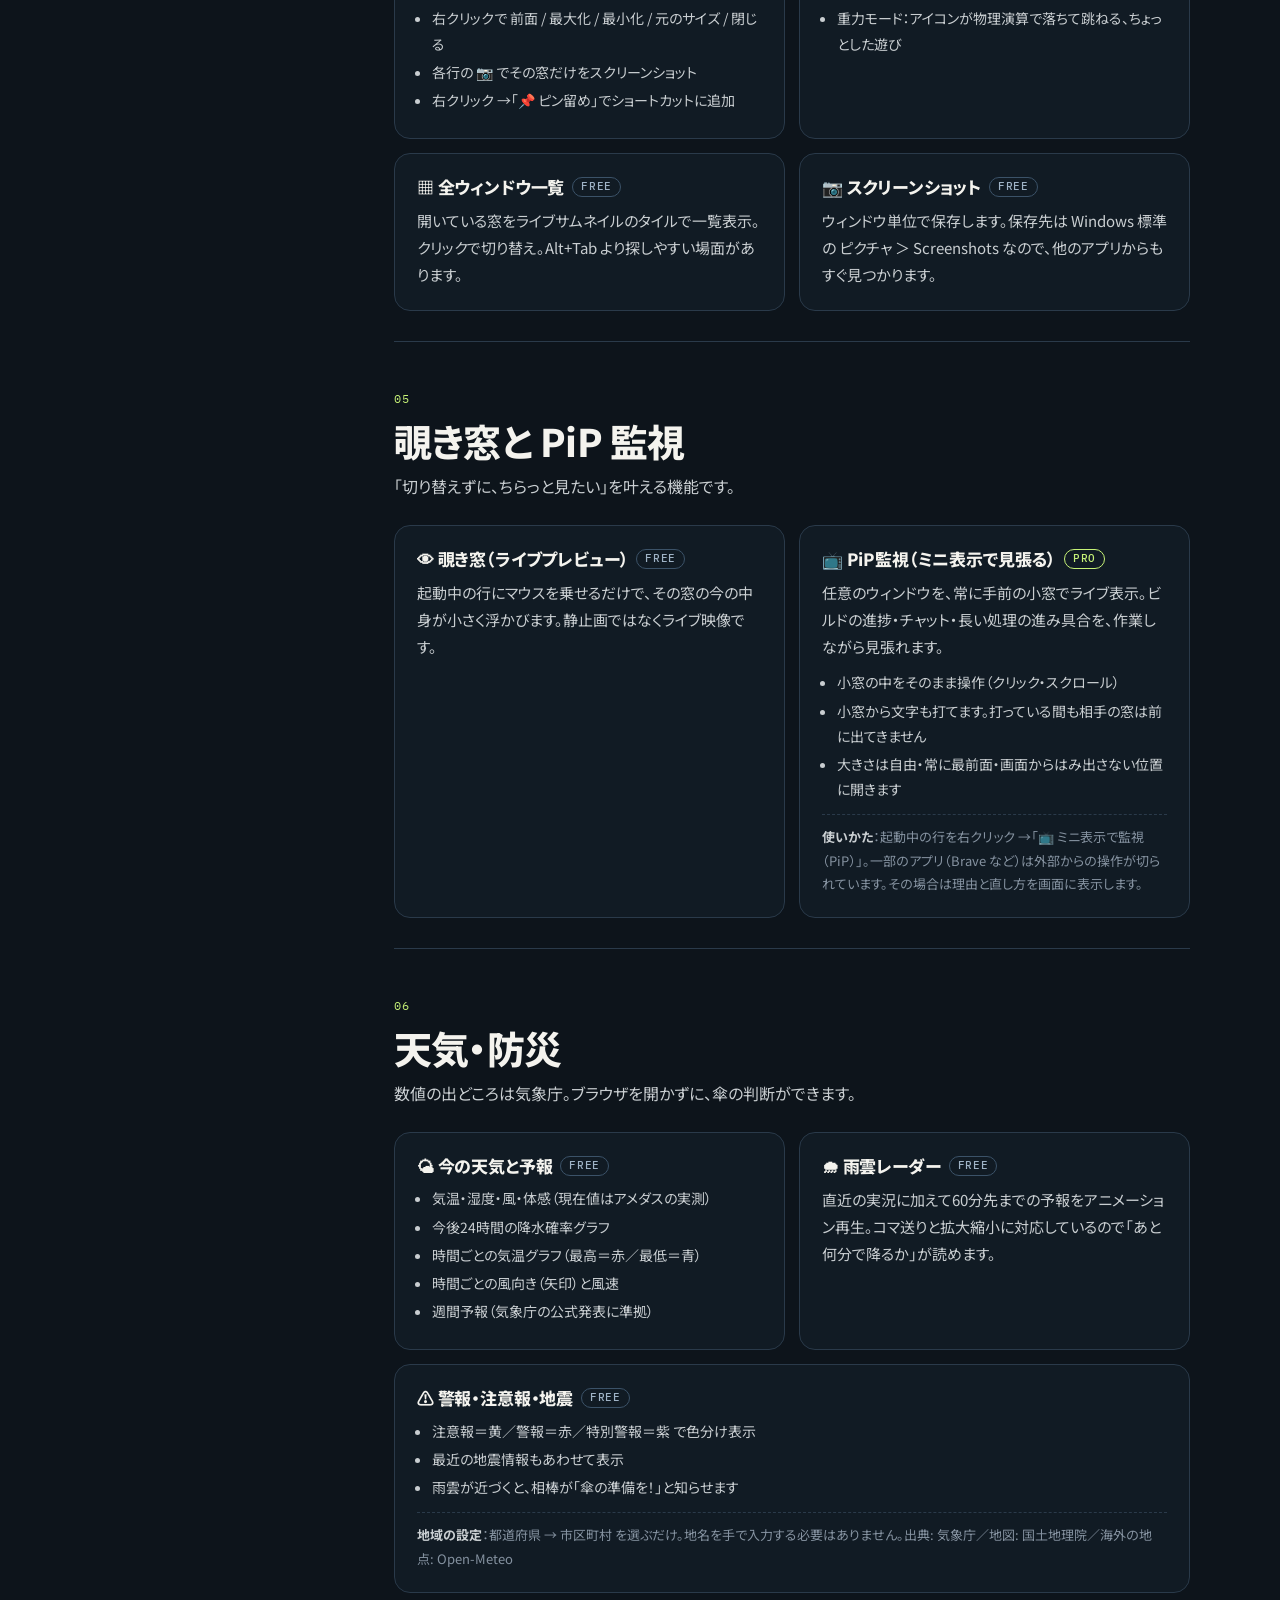
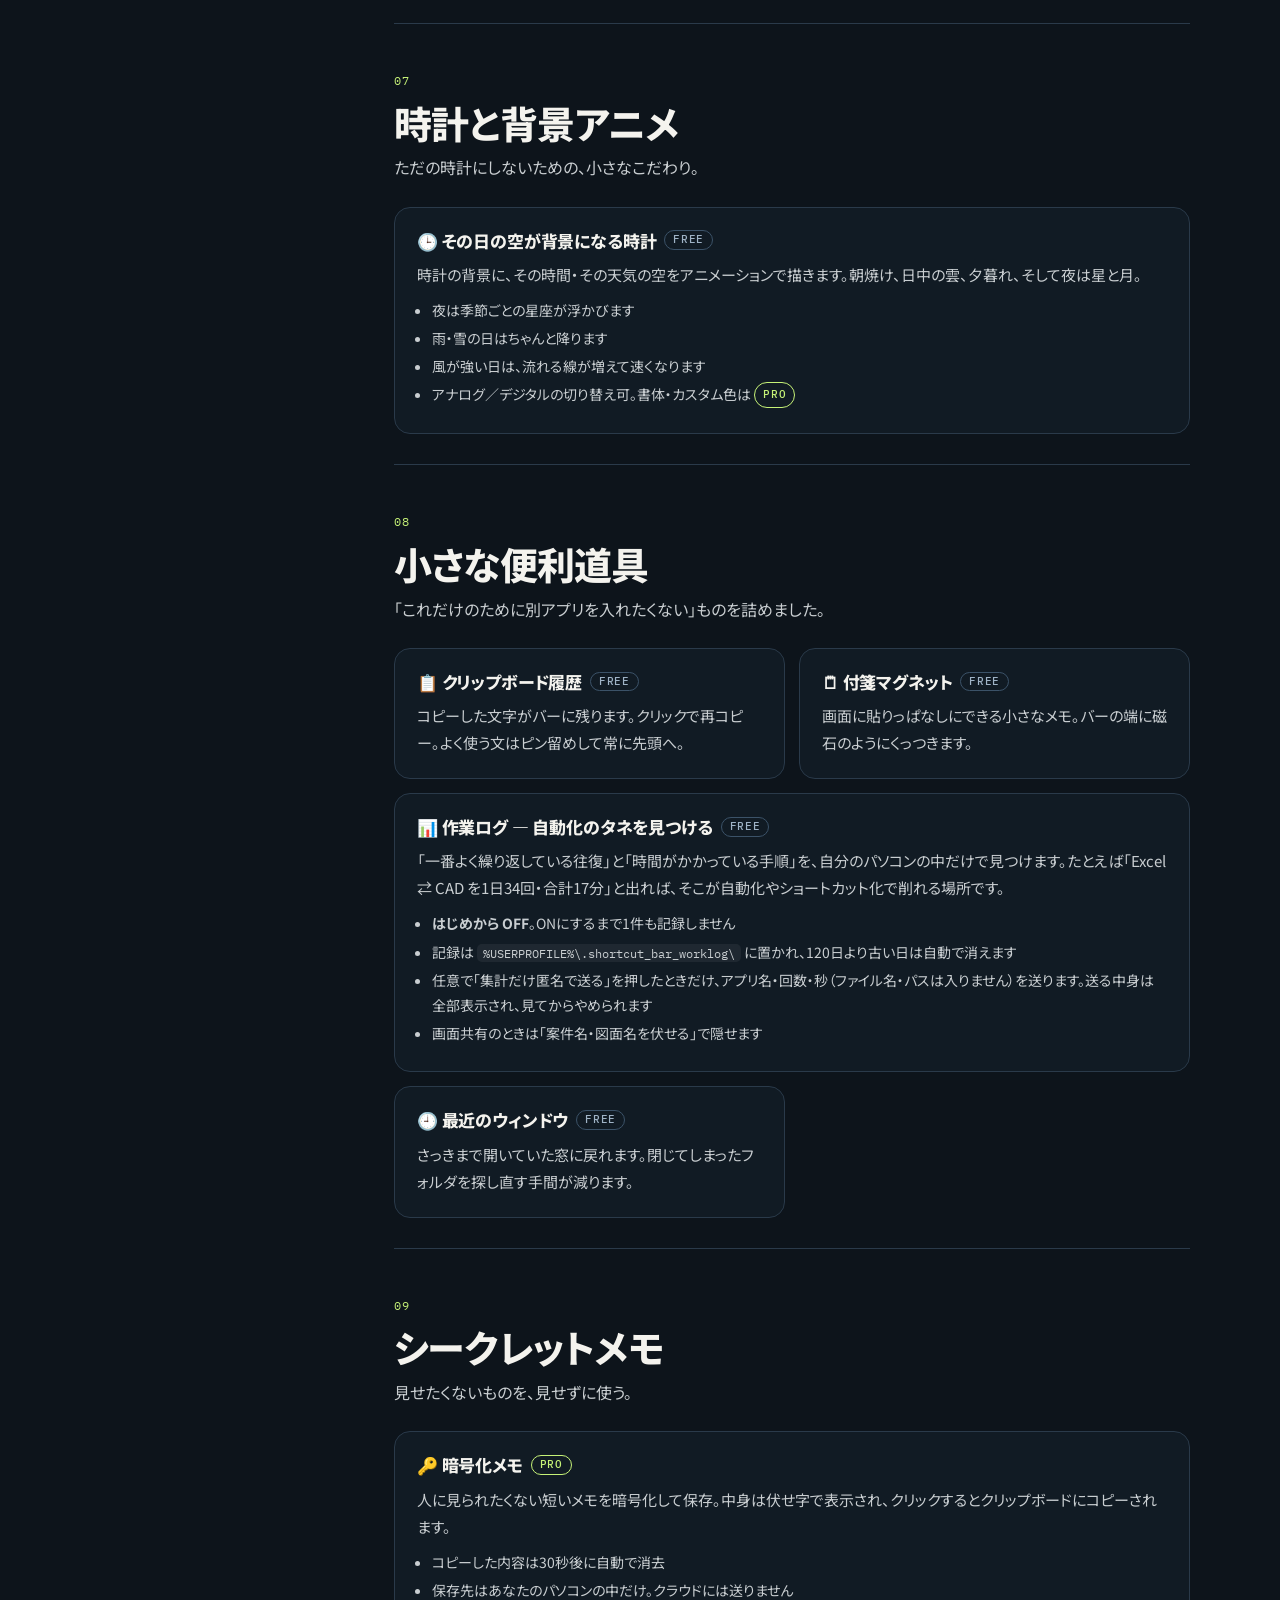
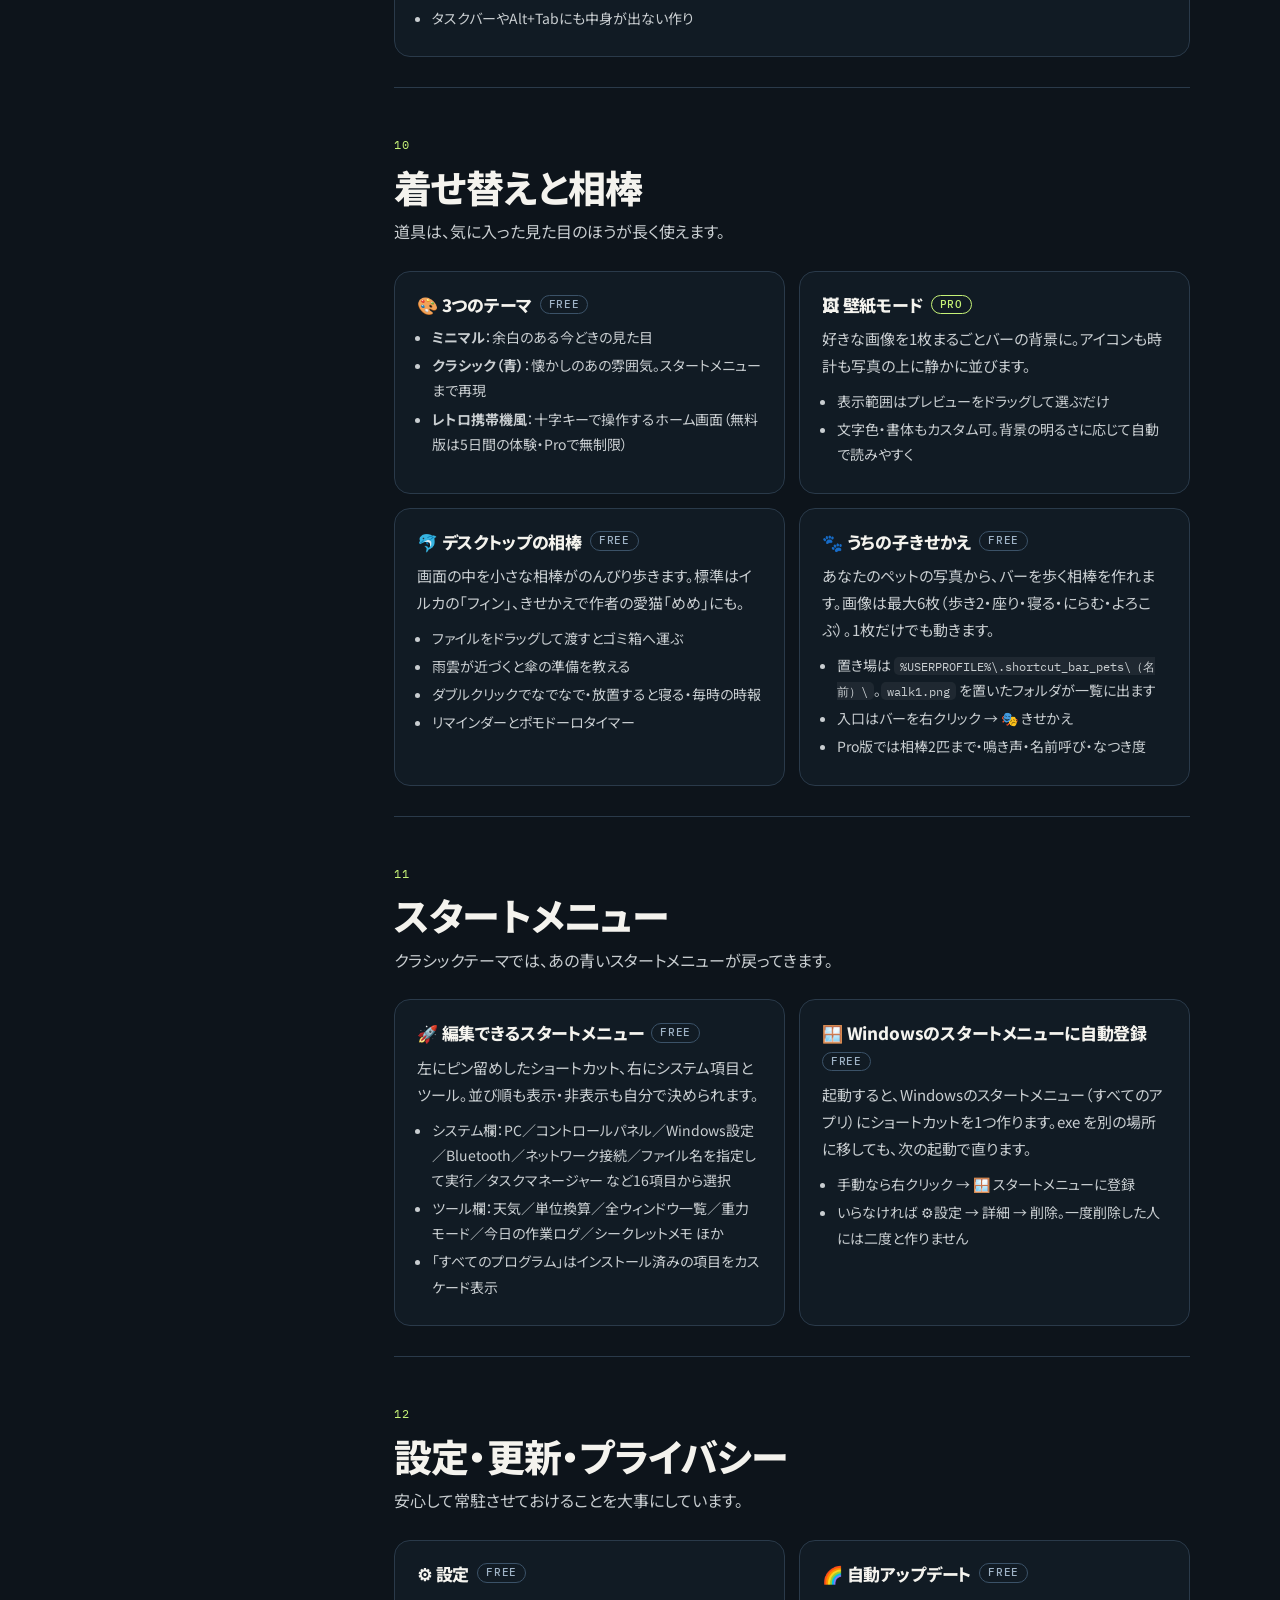
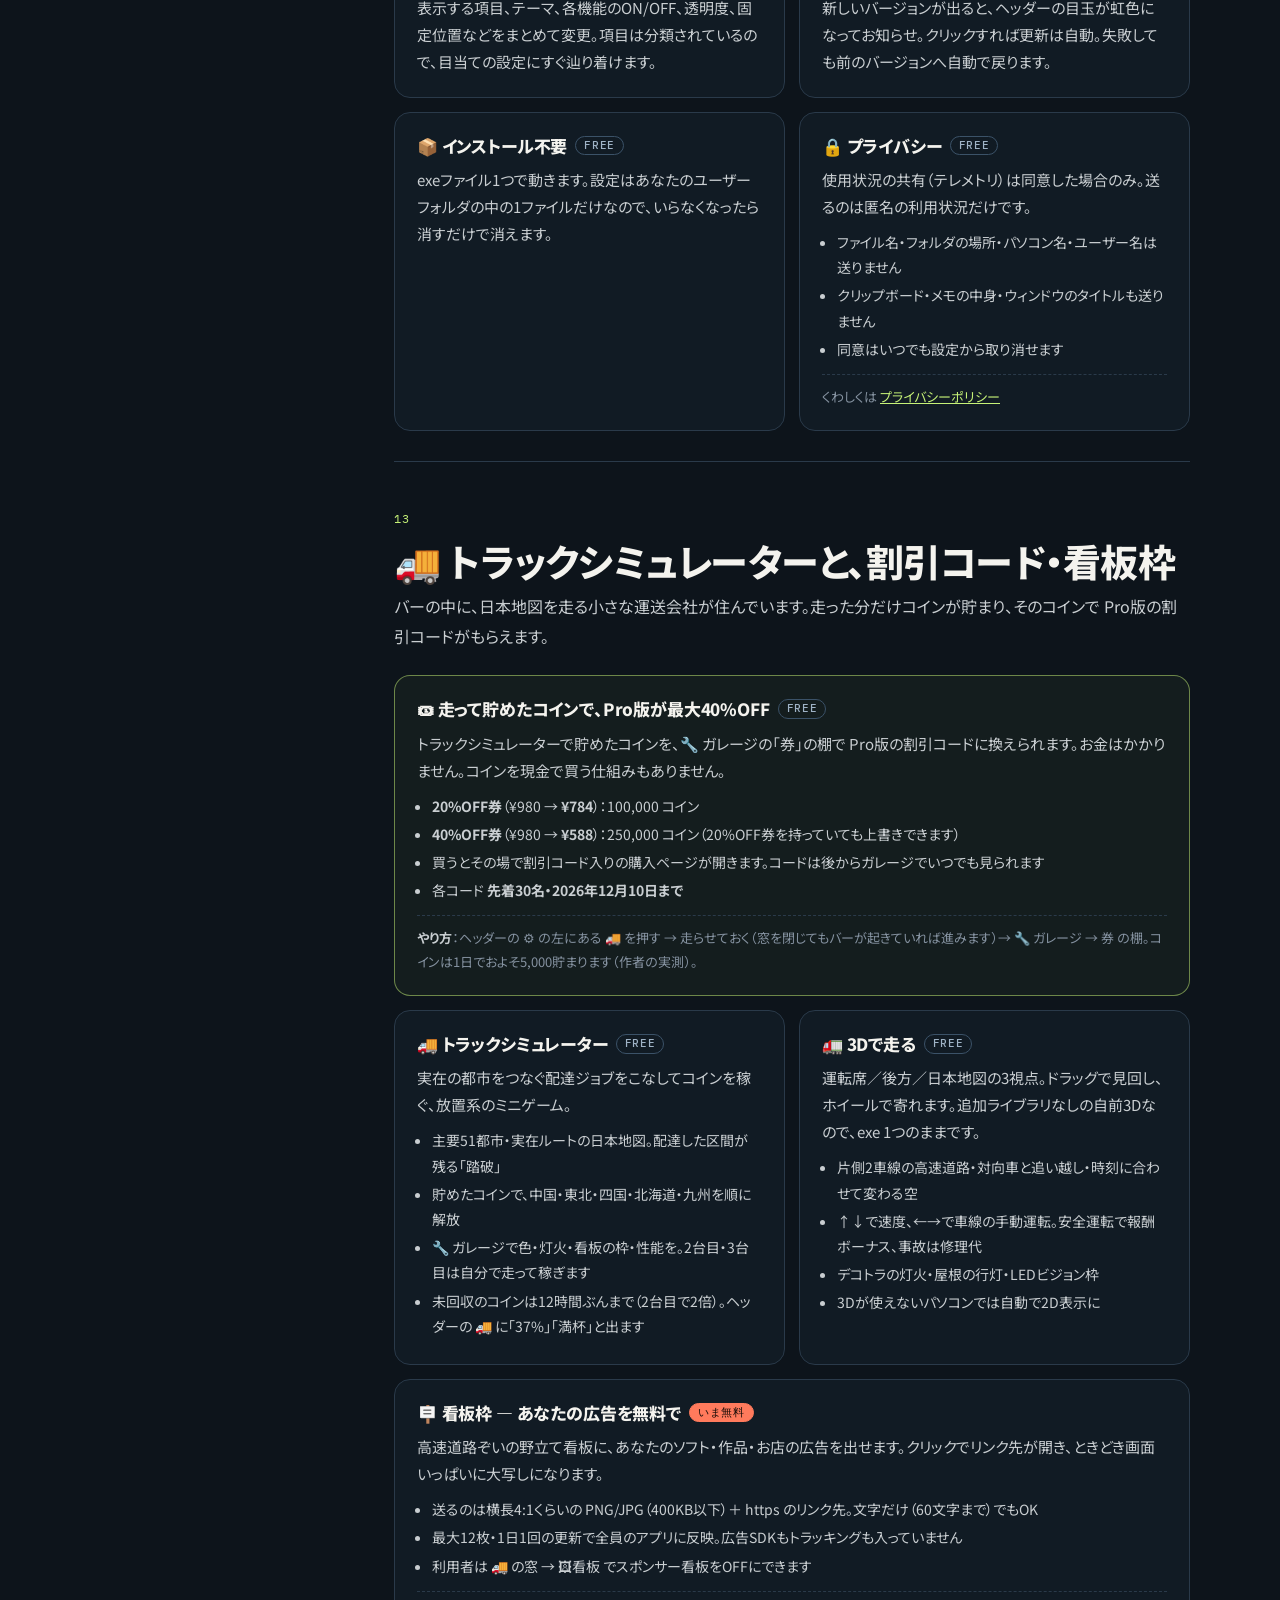
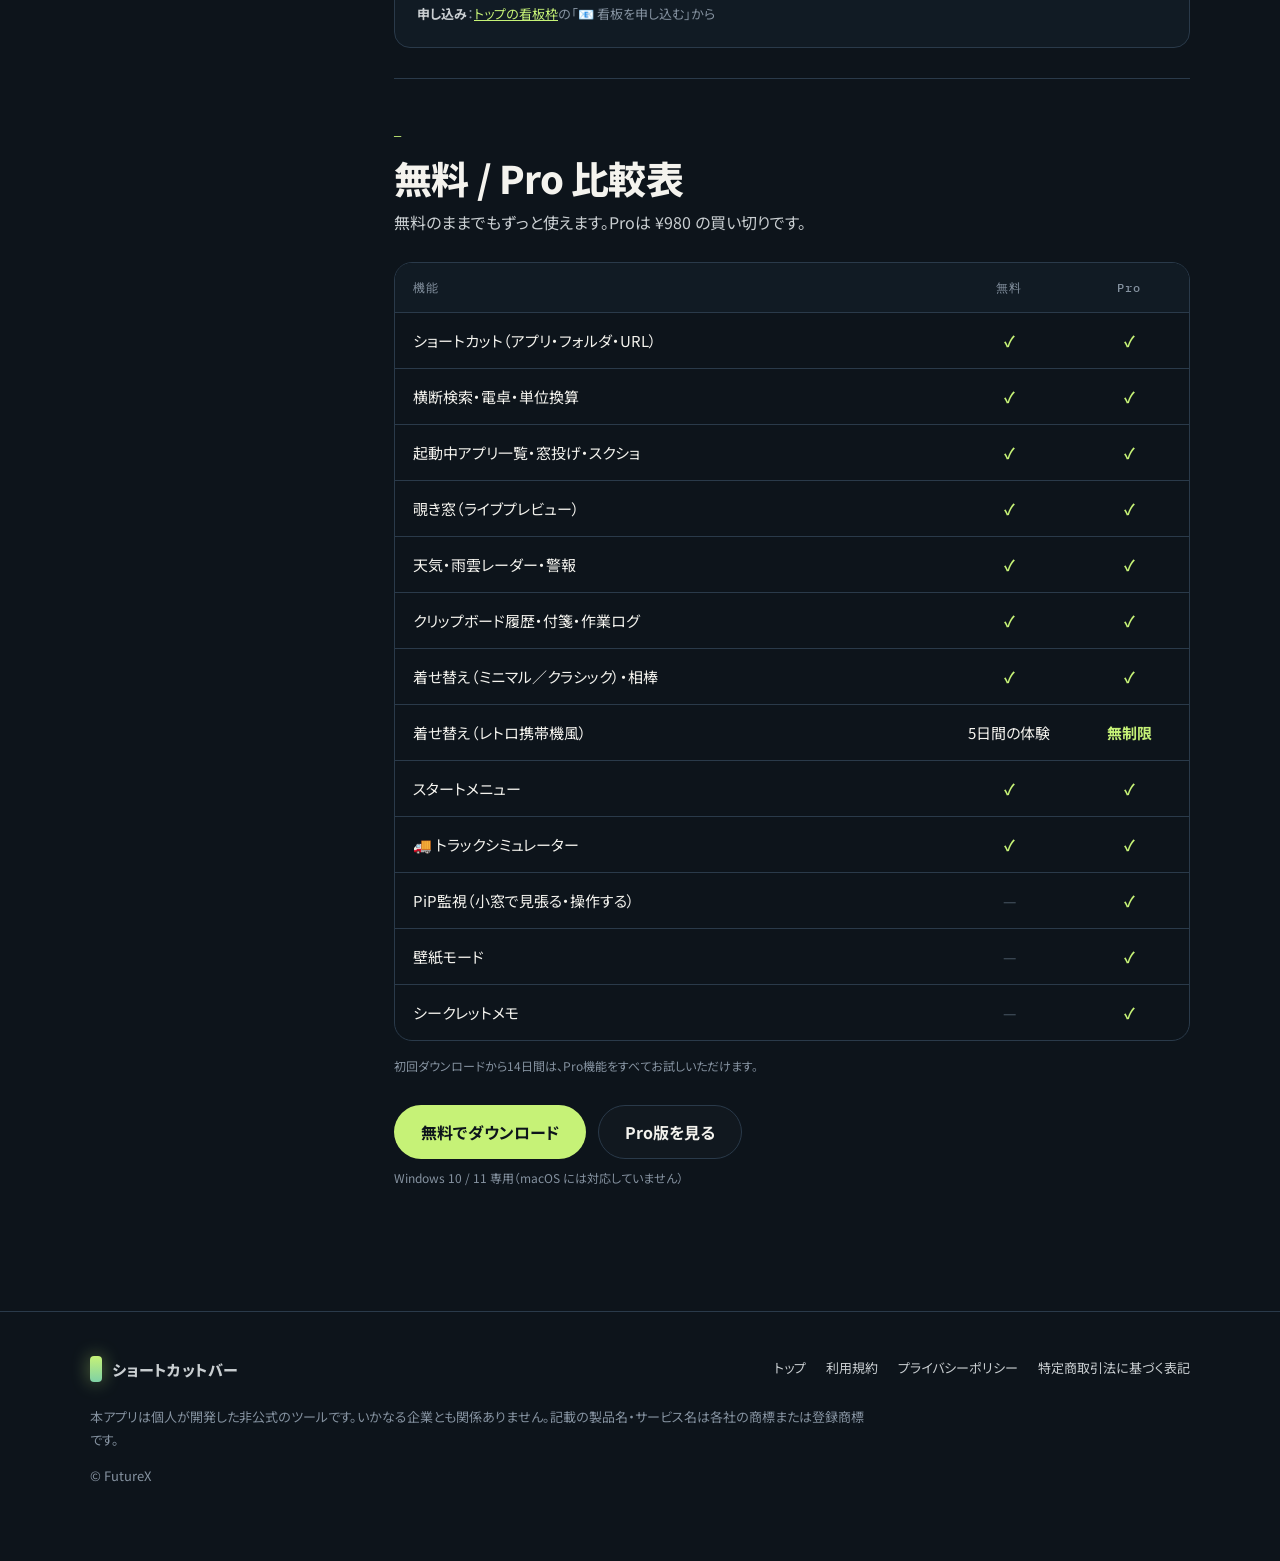
<file: docs/features.html>
<!doctype html>
<html lang="ja">
<head>
<meta charset="utf-8">
<meta name="viewport" content="width=device-width, initial-scale=1">
<title>機能一覧 — ショートカットバー</title>
<meta name="description" content="ショートカットバーの全機能。ランチャー・フォルダ・検索・電卓・単位換算・ウィンドウ操作・覗き窓・PiP監視・天気と防災・時計・便利道具・シークレットメモ・着せ替えと相棒・スタートメニュー・トラックシミュレーター。無料とProの違いも。">
<meta name="theme-color" content="#0d141b">
<meta property="og:title" content="機能一覧 — ショートカットバー">
<meta property="og:description" content="できることを、ぜんぶここに。無料でできること／Proでできることを分けて紹介します。">
<meta property="og:type" content="website">
<meta property="og:url" content="https://futurex-jp.github.io/shortcut-bar/features.html">
<meta property="og:image" content="https://futurex-jp.github.io/shortcut-bar/img/ogp.png">
<meta name="twitter:card" content="summary_large_image">
<link rel="icon" href="data:image/svg+xml,%3Csvg xmlns='http://www.w3.org/2000/svg' viewBox='0 0 32 32'%3E%3Crect x='11' y='3' width='10' height='26' rx='3' fill='%23c6f277'/%3E%3C/svg%3E">
<link rel="stylesheet" href="assets/fonts.css">
<link rel="stylesheet" href="assets/site.css">
</head>
<body>
<a class="skip" href="#main">本文へ</a>
<header class="hdr">
  <div class="wrap">
    <a class="brand" href="./"><span class="brand-mark" aria-hidden="true"></span>ショートカットバー</a>
    <nav class="nav" aria-label="サイト">
      <a href="./#features">トップ</a>
      <a href="./#themes">着せ替え</a>
      <a href="./#pro">価格</a>
      <a href="./#faq">FAQ</a>
    </nav>
    <a class="btn btn-main" href="https://github.com/FutureX-jp/shortcut-bar/releases/latest/download/ShortcutBar.exe">無料ダウンロード</a>
  </div>
</header>

<main id="main">
<section class="fp-hero">
  <div class="wrap">
    <p class="kicker">All Features</p>
    <h1 class="h-xl" style="margin-top:18px;font-size:clamp(38px,6vw,76px)">できることを、<br><span class="mark">ぜんぶ</span>ここに。</h1>
    <p class="lead" style="margin-top:22px;max-width:40em">ショートカットバーは「アプリを並べるだけのランチャー」ではありません。ウィンドウ操作・天気・単位換算・暗号化メモまで、デスクトップ作業のこまごました手数を1本のバーに寄せています。<span class="tag free">FREE</span> は無料、<span class="tag pro">PRO</span> は Pro版の機能です。</p>
    <p class="ver" data-latest>GitHub Releases で配布中</p>
  </div>
</section>

<div class="wrap fp-grid">
  <aside class="toc" aria-label="目次">
    <ol>
      <li><a href="#launcher">ランチャーの基本</a></li>
      <li><a href="#folder">フォルダ</a></li>
      <li><a href="#search">検索・電卓・単位換算</a></li>
      <li><a href="#windows">ウィンドウの操作</a></li>
      <li><a href="#peek">覗き窓と PiP 監視</a></li>
      <li><a href="#weather">天気・防災</a></li>
      <li><a href="#clock">時計と背景アニメ</a></li>
      <li><a href="#tools">小さな便利道具</a></li>
      <li><a href="#secrets">シークレットメモ</a></li>
      <li><a href="#theme">着せ替えと相棒</a></li>
      <li><a href="#start">スタートメニュー</a></li>
      <li><a href="#settings">設定・更新・プライバシー</a></li>
      <li><a href="#truck">トラックシミュレーター</a></li>
      <li class="x"><a href="#compare">無料 / Pro 比較表</a></li>
    </ol>
  </aside>

  <div>
    <section class="fsec" id="launcher">
      <span class="n">01</span><h2>ランチャーの基本</h2>
      <p class="lead">画面の端に常駐する細いバー。よく使うものを並べて、1クリックで開きます。</p>
      <div class="feat">
        <article><h3>⚡ ショートカットを並べる <span class="tag free">FREE</span></h3>
          <p>アプリ・ファイル・フォルダ・URL・Windowsの設定画面まで、なんでも1枚のタイルに。アイコンは実物から自動で拾います。</p>
          <ul><li>ドラッグ＆ドロップで並び替え</li><li>アイコンは実アイコン／絵文字／好きな画像から</li><li>名前は自由に変更・長い名前は自動で省略</li><li>グループ分け（フォルダのようにまとめる）</li></ul>
          <p class="how"><b>追加のしかた</b>：バーを右クリック →「＋ショートカットを追加」。ファイルやフォルダをバーにドラッグ＆ドロップするだけでも。</p></article>
        <article><h3>🧩 作業セットの切り替え <span class="tag free">FREE</span></h3>
          <p>「今のセットを保存」で、並べたショートカット一式に名前を付けて保存。仕事用・ゲーム用・在宅用をワンクリックで入れ替えます。</p>
          <ul><li>前面のアプリに応じてセットを自動で切り替えることも可能</li></ul></article>
        <article class="full"><h3>📌 タスクバーの代わりに使う <span class="tag free">FREE</span></h3>
          <p>画面の端に固定（AppBar）すると、他のウィンドウを最大化してもバーの上に重なりません。Windows標準のタスクバーを隠して、こちらを主役にできます。</p>
          <ul><li>上下左右どこにでも固定・自動で隠す設定も</li><li>半透明度の調整、マウスが離れたら薄くなる設定も</li></ul></article>
      </div>
    </section>

    <section class="fsec" id="folder">
      <span class="n">02</span><h2>フォルダのショートカット</h2>
      <p class="lead">よく開くフォルダこそ、1クリックで。</p>
      <div class="feat">
        <article><h3>📁 フォルダを選ぶだけで登録 <span class="tag free">FREE</span></h3>
          <p>追加画面の「📁 フォルダを選ぶ…」から選ぶだけ。名前・場所・アイコンが自動で入ります。フォルダの見た目を変えている場合は、その絵柄のまま。</p>
          <ul><li>検索欄に「ダウン」と打てばダウンロードフォルダが候補に</li><li>「C:\」と打てばドライブ直下のフォルダが並ぶ</li><li>隠しフォルダやシステムフォルダは候補に混ざりません</li></ul></article>
        <article><h3>🗂 開いているフォルダをピン留め <span class="tag free">FREE</span></h3>
          <p>エクスプローラーで開いているフォルダを、バーの「起動中」一覧から右クリック →「📌 ピン留め」。今まさに見ている場所が登録されるので、パスを探す必要がありません。</p>
          <ul><li>タブを複数開いているときは、どれを登録するか選べます</li><li>同じ名前のフォルダは親の場所も表示</li></ul></article>
        <article class="full"><h3>📂 中身を「小窓」で見る <span class="tag free">FREE</span></h3>
          <p>フォルダのボタンを右クリック →「📂 中身を小窓で見る」。エクスプローラーの窓を開かずに中身だけを一覧できます。</p>
          <ul><li>ダブルクリックで中へ、「↑ 上のフォルダへ」で戻る。何回移動しても窓は増えません</li><li>100件を超えると絞り込みの検索欄が出ます</li><li>開く権限が無いときは、黙って空にせず理由を表示します</li></ul></article>
      </div>
    </section>

    <section class="fsec" id="search">
      <span class="n">03</span><h2>検索・電卓・単位換算</h2>
      <p class="lead">バーの上の1本の入力欄が、いろいろな顔になります。</p>
      <div class="feat">
        <article><h3>🔎 横断検索 <span class="tag free">FREE</span></h3>
          <p>登録したショートカット・インストール済みアプリ・フォルダ・Web検索を、1つの欄からまとめて呼び出せます。</p>
          <ul><li>名前の一部を打つと候補が出る → 矢印キーで選んで Enter</li><li>「example.com」はそのまま開く／それ以外の語はWeb検索</li><li>「天気」「換算」などツール名を打つと、その画面が開く</li><li>入力中は右端の ✕ で1クリックで空に</li></ul></article>
        <article><h3>🧮 電卓 <span class="tag free">FREE</span></h3>
          <p>検索欄に <code>3980*1.1</code> と打つと <code>= 4378</code>。Enter で結果をコピー。電卓アプリを開く手間がありません。</p></article>
        <article><h3>📐 単位換算 <span class="tag free">FREE</span></h3>
          <p>設備・建築の現場でよく使う単位をまとめました。検索欄に直接打っても、パネルを開いても使えます。<a href="./#features" style="color:var(--lime)">トップで試せます →</a></p>
          <ul><li>呼び径 B ⇔ A の早見表（<code>1/2B</code> ⇔ <code>15A</code> など）。セルをクリックでコピー</li><li>圧力（kPa / MPa / mmAq / kgf/cm²）</li><li>流量（m³/h ⇔ L/min）・面積（㎡ ⇔ 畳 ⇔ 坪）・熱量・長さ</li></ul></article>
        <article><h3>⌨️ どこからでも呼び出し <span class="tag free">FREE</span></h3>
          <p><kbd>Ctrl</kbd>+<kbd>Alt</kbd>+<kbd>Space</kbd> で、他のアプリを操作中でもバーを前面に呼び出して、そのまま検索欄に打てます。</p>
          <ul><li>ホットキーは設定で変更・無効化できます</li></ul></article>
      </div>
    </section>

    <section class="fsec" id="windows">
      <span class="n">04</span><h2>ウィンドウの操作</h2>
      <p class="lead">開いている窓の一覧が、常にバーの中にあります。</p>
      <div class="feat">
        <article><h3>🪟 起動中アプリ一覧 <span class="tag free">FREE</span></h3>
          <p>今開いているウィンドウが縦に並びます。クリックで前面へ、もう一度で最小化。同じアプリの複数の窓はまとまって表示されます。</p>
          <ul><li>右クリックで 前面 / 最大化 / 最小化 / 元のサイズ / 閉じる</li><li>各行の 📷 でその窓だけをスクリーンショット</li><li>右クリック →「📌 ピン留め」でショートカットに追加</li></ul></article>
        <article><h3>🥏 窓投げ・重力モード <span class="tag free">FREE</span></h3>
          <p>一覧の行をつかんで放り投げると、投げた方向にウィンドウがスナップ。左半分・右半分・最大化を、マウスひと振りで。</p>
          <ul><li>重力モード：アイコンが物理演算で落ちて跳ねる、ちょっとした遊び</li></ul></article>
        <article><h3>▦ 全ウィンドウ一覧 <span class="tag free">FREE</span></h3>
          <p>開いている窓をライブサムネイルのタイルで一覧表示。クリックで切り替え。Alt+Tab より探しやすい場面があります。</p></article>
        <article><h3>📷 スクリーンショット <span class="tag free">FREE</span></h3>
          <p>ウィンドウ単位で保存します。保存先は Windows 標準の ピクチャ ＞ Screenshots なので、他のアプリからもすぐ見つかります。</p></article>
      </div>
    </section>

    <section class="fsec" id="peek">
      <span class="n">05</span><h2>覗き窓と PiP 監視</h2>
      <p class="lead">「切り替えずに、ちらっと見たい」を叶える機能です。</p>
      <div class="feat">
        <article><h3>👁 覗き窓（ライブプレビュー） <span class="tag free">FREE</span></h3>
          <p>起動中の行にマウスを乗せるだけで、その窓の今の中身が小さく浮かびます。静止画ではなくライブ映像です。</p></article>
        <article><h3>📺 PiP監視（ミニ表示で見張る） <span class="tag pro">PRO</span></h3>
          <p>任意のウィンドウを、常に手前の小窓でライブ表示。ビルドの進捗・チャット・長い処理の進み具合を、作業しながら見張れます。</p>
          <ul><li>小窓の中をそのまま操作（クリック・スクロール）</li><li>小窓から文字も打てます。打っている間も相手の窓は前に出てきません</li><li>大きさは自由・常に最前面・画面からはみ出さない位置に開きます</li></ul>
          <p class="how"><b>使いかた</b>：起動中の行を右クリック →「📺 ミニ表示で監視（PiP）」。一部のアプリ（Brave など）は外部からの操作が切られています。その場合は理由と直し方を画面に表示します。</p></article>
      </div>
    </section>

    <section class="fsec" id="weather">
      <span class="n">06</span><h2>天気・防災</h2>
      <p class="lead">数値の出どころは気象庁。ブラウザを開かずに、傘の判断ができます。</p>
      <div class="feat">
        <article><h3>🌤 今の天気と予報 <span class="tag free">FREE</span></h3>
          <ul><li>気温・湿度・風・体感（現在値はアメダスの実測）</li><li>今後24時間の降水確率グラフ</li><li>時間ごとの気温グラフ（最高＝赤／最低＝青）</li><li>時間ごとの風向き（矢印）と風速</li><li>週間予報（気象庁の公式発表に準拠）</li></ul></article>
        <article><h3>🌧 雨雲レーダー <span class="tag free">FREE</span></h3>
          <p>直近の実況に加えて60分先までの予報をアニメーション再生。コマ送りと拡大縮小に対応しているので「あと何分で降るか」が読めます。</p></article>
        <article class="full"><h3>⚠️ 警報・注意報・地震 <span class="tag free">FREE</span></h3>
          <ul><li>注意報＝黄／警報＝赤／特別警報＝紫 で色分け表示</li><li>最近の地震情報もあわせて表示</li><li>雨雲が近づくと、相棒が「傘の準備を！」と知らせます</li></ul>
          <p class="how"><b>地域の設定</b>：都道府県 → 市区町村 を選ぶだけ。地名を手で入力する必要はありません。出典: 気象庁／地図: 国土地理院／海外の地点: Open-Meteo</p></article>
      </div>
    </section>

    <section class="fsec" id="clock">
      <span class="n">07</span><h2>時計と背景アニメ</h2>
      <p class="lead">ただの時計にしないための、小さなこだわり。</p>
      <div class="feat">
        <article class="full"><h3>🕒 その日の空が背景になる時計 <span class="tag free">FREE</span></h3>
          <p>時計の背景に、その時間・その天気の空をアニメーションで描きます。朝焼け、日中の雲、夕暮れ、そして夜は星と月。</p>
          <ul><li>夜は季節ごとの星座が浮かびます</li><li>雨・雪の日はちゃんと降ります</li><li>風が強い日は、流れる線が増えて速くなります</li><li>アナログ／デジタルの切り替え可。書体・カスタム色は <span class="tag pro">PRO</span></li></ul></article>
      </div>
    </section>

    <section class="fsec" id="tools">
      <span class="n">08</span><h2>小さな便利道具</h2>
      <p class="lead">「これだけのために別アプリを入れたくない」ものを詰めました。</p>
      <div class="feat">
        <article><h3>📋 クリップボード履歴 <span class="tag free">FREE</span></h3>
          <p>コピーした文字がバーに残ります。クリックで再コピー。よく使う文はピン留めして常に先頭へ。</p></article>
        <article><h3>🗒 付箋マグネット <span class="tag free">FREE</span></h3>
          <p>画面に貼りっぱなしにできる小さなメモ。バーの端に磁石のようにくっつきます。</p></article>
        <article class="full"><h3>📊 作業ログ — 自動化のタネを見つける <span class="tag free">FREE</span></h3>
          <p>「一番よく繰り返している往復」と「時間がかかっている手順」を、自分のパソコンの中だけで見つけます。たとえば「Excel ⇄ CAD を1日34回・合計17分」と出れば、そこが自動化やショートカット化で削れる場所です。</p>
          <ul><li><b>はじめから OFF</b>。ONにするまで1件も記録しません</li><li>記録は <code>%USERPROFILE%\.shortcut_bar_worklog\</code> に置かれ、120日より古い日は自動で消えます</li><li>任意で「集計だけ匿名で送る」を押したときだけ、アプリ名・回数・秒（ファイル名・パスは入りません）を送ります。送る中身は全部表示され、見てからやめられます</li><li>画面共有のときは「案件名・図面名を伏せる」で隠せます</li></ul></article>
        <article><h3>🕘 最近のウィンドウ <span class="tag free">FREE</span></h3>
          <p>さっきまで開いていた窓に戻れます。閉じてしまったフォルダを探し直す手間が減ります。</p></article>
      </div>
    </section>

    <section class="fsec" id="secrets">
      <span class="n">09</span><h2>シークレットメモ</h2>
      <p class="lead">見せたくないものを、見せずに使う。</p>
      <div class="feat">
        <article class="full"><h3>🔑 暗号化メモ <span class="tag pro">PRO</span></h3>
          <p>人に見られたくない短いメモを暗号化して保存。中身は伏せ字で表示され、クリックするとクリップボードにコピーされます。</p>
          <ul><li>コピーした内容は30秒後に自動で消去</li><li>保存先はあなたのパソコンの中だけ。クラウドには送りません</li><li>タスクバーやAlt+Tabにも中身が出ない作り</li></ul></article>
      </div>
    </section>

    <section class="fsec" id="theme">
      <span class="n">10</span><h2>着せ替えと相棒</h2>
      <p class="lead">道具は、気に入った見た目のほうが長く使えます。</p>
      <div class="feat">
        <article><h3>🎨 3つのテーマ <span class="tag free">FREE</span></h3>
          <ul><li><b>ミニマル</b>：余白のある今どきの見た目</li><li><b>クラシック（青）</b>：懐かしのあの雰囲気。スタートメニューまで再現</li><li><b>レトロ携帯機風</b>：十字キーで操作するホーム画面（無料版は5日間の体験・Proで無制限）</li></ul></article>
        <article><h3>🖼 壁紙モード <span class="tag pro">PRO</span></h3>
          <p>好きな画像を1枚まるごとバーの背景に。アイコンも時計も写真の上に静かに並びます。</p>
          <ul><li>表示範囲はプレビューをドラッグして選ぶだけ</li><li>文字色・書体もカスタム可。背景の明るさに応じて自動で読みやすく</li></ul></article>
        <article><h3>🐬 デスクトップの相棒 <span class="tag free">FREE</span></h3>
          <p>画面の中を小さな相棒がのんびり歩きます。標準はイルカの「フィン」、きせかえで作者の愛猫「めめ」にも。</p>
          <ul><li>ファイルをドラッグして渡すとゴミ箱へ運ぶ</li><li>雨雲が近づくと傘の準備を教える</li><li>ダブルクリックでなでなで・放置すると寝る・毎時の時報</li><li>リマインダーとポモドーロタイマー</li></ul></article>
        <article><h3>🐾 うちの子きせかえ <span class="tag free">FREE</span></h3>
          <p>あなたのペットの写真から、バーを歩く相棒を作れます。画像は最大6枚（歩き2・座り・寝る・にらむ・よろこぶ）。1枚だけでも動きます。</p>
          <ul><li>置き場は <code>%USERPROFILE%\.shortcut_bar_pets\（名前）\</code>。<code>walk1.png</code> を置いたフォルダが一覧に出ます</li><li>入口はバーを右クリック → 🎭 きせかえ</li><li>Pro版では相棒2匹まで・鳴き声・名前呼び・なつき度</li></ul></article>
      </div>
    </section>

    <section class="fsec" id="start">
      <span class="n">11</span><h2>スタートメニュー</h2>
      <p class="lead">クラシックテーマでは、あの青いスタートメニューが戻ってきます。</p>
      <div class="feat">
        <article><h3>🚀 編集できるスタートメニュー <span class="tag free">FREE</span></h3>
          <p>左にピン留めしたショートカット、右にシステム項目とツール。並び順も表示・非表示も自分で決められます。</p>
          <ul><li>システム欄：PC／コントロールパネル／Windows設定／Bluetooth／ネットワーク接続／ファイル名を指定して実行／タスクマネージャー など16項目から選択</li><li>ツール欄：天気／単位換算／全ウィンドウ一覧／重力モード／今日の作業ログ／シークレットメモ ほか</li><li>「すべてのプログラム」はインストール済みの項目をカスケード表示</li></ul></article>
        <article><h3>🪟 Windowsのスタートメニューに自動登録 <span class="tag free">FREE</span></h3>
          <p>起動すると、Windowsのスタートメニュー（すべてのアプリ）にショートカットを1つ作ります。exe を別の場所に移しても、次の起動で直ります。</p>
          <ul><li>手動なら右クリック → 🪟 スタートメニューに登録</li><li>いらなければ ⚙設定 → 詳細 → 削除。一度削除した人には二度と作りません</li></ul></article>
      </div>
    </section>

    <section class="fsec" id="settings">
      <span class="n">12</span><h2>設定・更新・プライバシー</h2>
      <p class="lead">安心して常駐させておけることを大事にしています。</p>
      <div class="feat">
        <article><h3>⚙ 設定 <span class="tag free">FREE</span></h3>
          <p>表示する項目、テーマ、各機能のON/OFF、透明度、固定位置などをまとめて変更。項目は分類されているので、目当ての設定にすぐ辿り着けます。</p></article>
        <article><h3>🌈 自動アップデート <span class="tag free">FREE</span></h3>
          <p>新しいバージョンが出ると、ヘッダーの目玉が虹色になってお知らせ。クリックすれば更新は自動。失敗しても前のバージョンへ自動で戻ります。</p></article>
        <article><h3>📦 インストール不要 <span class="tag free">FREE</span></h3>
          <p>exeファイル1つで動きます。設定はあなたのユーザーフォルダの中の1ファイルだけなので、いらなくなったら消すだけで消えます。</p></article>
        <article><h3>🔒 プライバシー <span class="tag free">FREE</span></h3>
          <p>使用状況の共有（テレメトリ）は同意した場合のみ。送るのは匿名の利用状況だけです。</p>
          <ul><li>ファイル名・フォルダの場所・パソコン名・ユーザー名は送りません</li><li>クリップボード・メモの中身・ウィンドウのタイトルも送りません</li><li>同意はいつでも設定から取り消せます</li></ul>
          <p class="how">くわしくは <a href="privacy.html" style="color:var(--lime)">プライバシーポリシー</a></p></article>
      </div>
    </section>

    <section class="fsec" id="truck">
      <span class="n">13</span><h2>🚚 トラックシミュレーターと、割引コード・看板枠</h2>
      <p class="lead">バーの中に、日本地図を走る小さな運送会社が住んでいます。走った分だけコインが貯まり、そのコインで Pro版の割引コードがもらえます。</p>
      <div class="feat">
        <article class="full" style="border-color:rgba(198,242,119,.5);background:rgba(198,242,119,.04)"><h3>🎟 走って貯めたコインで、Pro版が最大40%OFF <span class="tag free">FREE</span></h3>
          <p>トラックシミュレーターで貯めたコインを、🔧 ガレージの「券」の棚で Pro版の割引コードに換えられます。お金はかかりません。コインを現金で買う仕組みもありません。</p>
          <ul><li><b>20%OFF券</b>（¥980 → <b>¥784</b>）：100,000 コイン</li><li><b>40%OFF券</b>（¥980 → <b>¥588</b>）：250,000 コイン（20%OFF券を持っていても上書きできます）</li><li>買うとその場で割引コード入りの購入ページが開きます。コードは後からガレージでいつでも見られます</li><li>各コード <b>先着30名・2026年12月10日まで</b></li></ul>
          <p class="how"><b>やり方</b>：ヘッダーの ⚙ の左にある 🚚 を押す → 走らせておく（窓を閉じてもバーが起きていれば進みます）→ 🔧 ガレージ → 券 の棚。コインは1日でおよそ5,000貯まります（作者の実測）。</p></article>
        <article><h3>🚚 トラックシミュレーター <span class="tag free">FREE</span></h3>
          <p>実在の都市をつなぐ配達ジョブをこなしてコインを稼ぐ、放置系のミニゲーム。</p>
          <ul><li>主要51都市・実在ルートの日本地図。配達した区間が残る「踏破」</li><li>貯めたコインで、中国・東北・四国・北海道・九州を順に解放</li><li>🔧 ガレージで色・灯火・看板の枠・性能を。2台目・3台目は自分で走って稼ぎます</li><li>未回収のコインは12時間ぶんまで（2台目で2倍）。ヘッダーの 🚚 に「37%」「満杯」と出ます</li></ul></article>
        <article><h3>🚛 3Dで走る <span class="tag free">FREE</span></h3>
          <p>運転席／後方／日本地図の3視点。ドラッグで見回し、ホイールで寄れます。追加ライブラリなしの自前3Dなので、exe 1つのままです。</p>
          <ul><li>片側2車線の高速道路・対向車と追い越し・時刻に合わせて変わる空</li><li>↑↓で速度、←→で車線の手動運転。安全運転で報酬ボーナス、事故は修理代</li><li>デコトラの灯火・屋根の行灯・LEDビジョン枠</li><li>3Dが使えないパソコンでは自動で2D表示に</li></ul></article>
        <article class="full"><h3>🪧 看板枠 — あなたの広告を無料で <span class="tag new">いま無料</span></h3>
          <p>高速道路ぞいの野立て看板に、あなたのソフト・作品・お店の広告を出せます。クリックでリンク先が開き、ときどき画面いっぱいに大写しになります。</p>
          <ul><li>送るのは横長4:1くらいの PNG/JPG（400KB以下）＋ https のリンク先。文字だけ（60文字まで）でもOK</li><li>最大12枚・1日1回の更新で全員のアプリに反映。広告SDKもトラッキングも入っていません</li><li>利用者は 🚚 の窓 → 🖼看板 でスポンサー看板をOFFにできます</li></ul>
          <p class="how"><b>申し込み</b>：<a href="./#boards" style="color:var(--lime)">トップの看板枠</a>の「📧 看板を申し込む」から</p></article>
      </div>
    </section>

    <section class="fsec" id="compare">
      <span class="n">—</span><h2>無料 / Pro 比較表</h2>
      <p class="lead">無料のままでもずっと使えます。Proは ¥980 の買い切りです。</p>
      <div class="table-wrap" style="margin-top:0">
        <table class="cmp">
          <thead><tr><th>機能</th><th>無料</th><th>Pro</th></tr></thead>
          <tbody>
            <tr><td>ショートカット（アプリ・フォルダ・URL）</td><td class="y">✓</td><td class="y">✓</td></tr>
            <tr><td>横断検索・電卓・単位換算</td><td class="y">✓</td><td class="y">✓</td></tr>
            <tr><td>起動中アプリ一覧・窓投げ・スクショ</td><td class="y">✓</td><td class="y">✓</td></tr>
            <tr><td>覗き窓（ライブプレビュー）</td><td class="y">✓</td><td class="y">✓</td></tr>
            <tr><td>天気・雨雲レーダー・警報</td><td class="y">✓</td><td class="y">✓</td></tr>
            <tr><td>クリップボード履歴・付箋・作業ログ</td><td class="y">✓</td><td class="y">✓</td></tr>
            <tr><td>着せ替え（ミニマル／クラシック）・相棒</td><td class="y">✓</td><td class="y">✓</td></tr>
            <tr><td>着せ替え（レトロ携帯機風）</td><td>5日間の体験</td><td class="y">無制限</td></tr>
            <tr><td>スタートメニュー</td><td class="y">✓</td><td class="y">✓</td></tr>
            <tr><td>🚚 トラックシミュレーター</td><td class="y">✓</td><td class="y">✓</td></tr>
            <tr><td>PiP監視（小窓で見張る・操作する）</td><td class="n">—</td><td class="y">✓</td></tr>
            <tr><td>壁紙モード</td><td class="n">—</td><td class="y">✓</td></tr>
            <tr><td>シークレットメモ</td><td class="n">—</td><td class="y">✓</td></tr>
          </tbody>
        </table>
      </div>
      <p class="cap" style="margin-top:14px">初回ダウンロードから14日間は、Pro機能をすべてお試しいただけます。</p>
      <div class="cta-row" style="margin-top:28px">
        <a class="btn btn-main" href="https://github.com/FutureX-jp/shortcut-bar/releases/latest/download/ShortcutBar.exe">無料でダウンロード</a>
        <a class="btn btn-ghost" href="./#pro">Pro版を見る</a>
      </div>
      <p class="cap">Windows 10 / 11 専用（macOS には対応していません）</p>
    </section>
  </div>
</div>
</main>

<footer class="ftr">
  <div class="wrap">
    <div class="row">
      <a class="brand" href="./"><span class="brand-mark" aria-hidden="true"></span>ショートカットバー</a>
      <nav aria-label="フッター">
        <a href="./">トップ</a><a href="terms.html">利用規約</a><a href="privacy.html">プライバシーポリシー</a><a href="tokushoho.html">特定商取引法に基づく表記</a>
      </nav>
    </div>
    <p class="disc">本アプリは個人が開発した非公式のツールです。いかなる企業とも関係ありません。記載の製品名・サービス名は各社の商標または登録商標です。</p>
    <p>© FutureX</p>
  </div>
</footer>
<script src="assets/site.js" defer></script>
<script type="module" src="https://static.cloudflareinsights.com/beacon.min.js" data-cf-beacon='{"token": "9d5f73f37eca40deae01422ff966717f"}'></script>
</body>
</html>
</file>
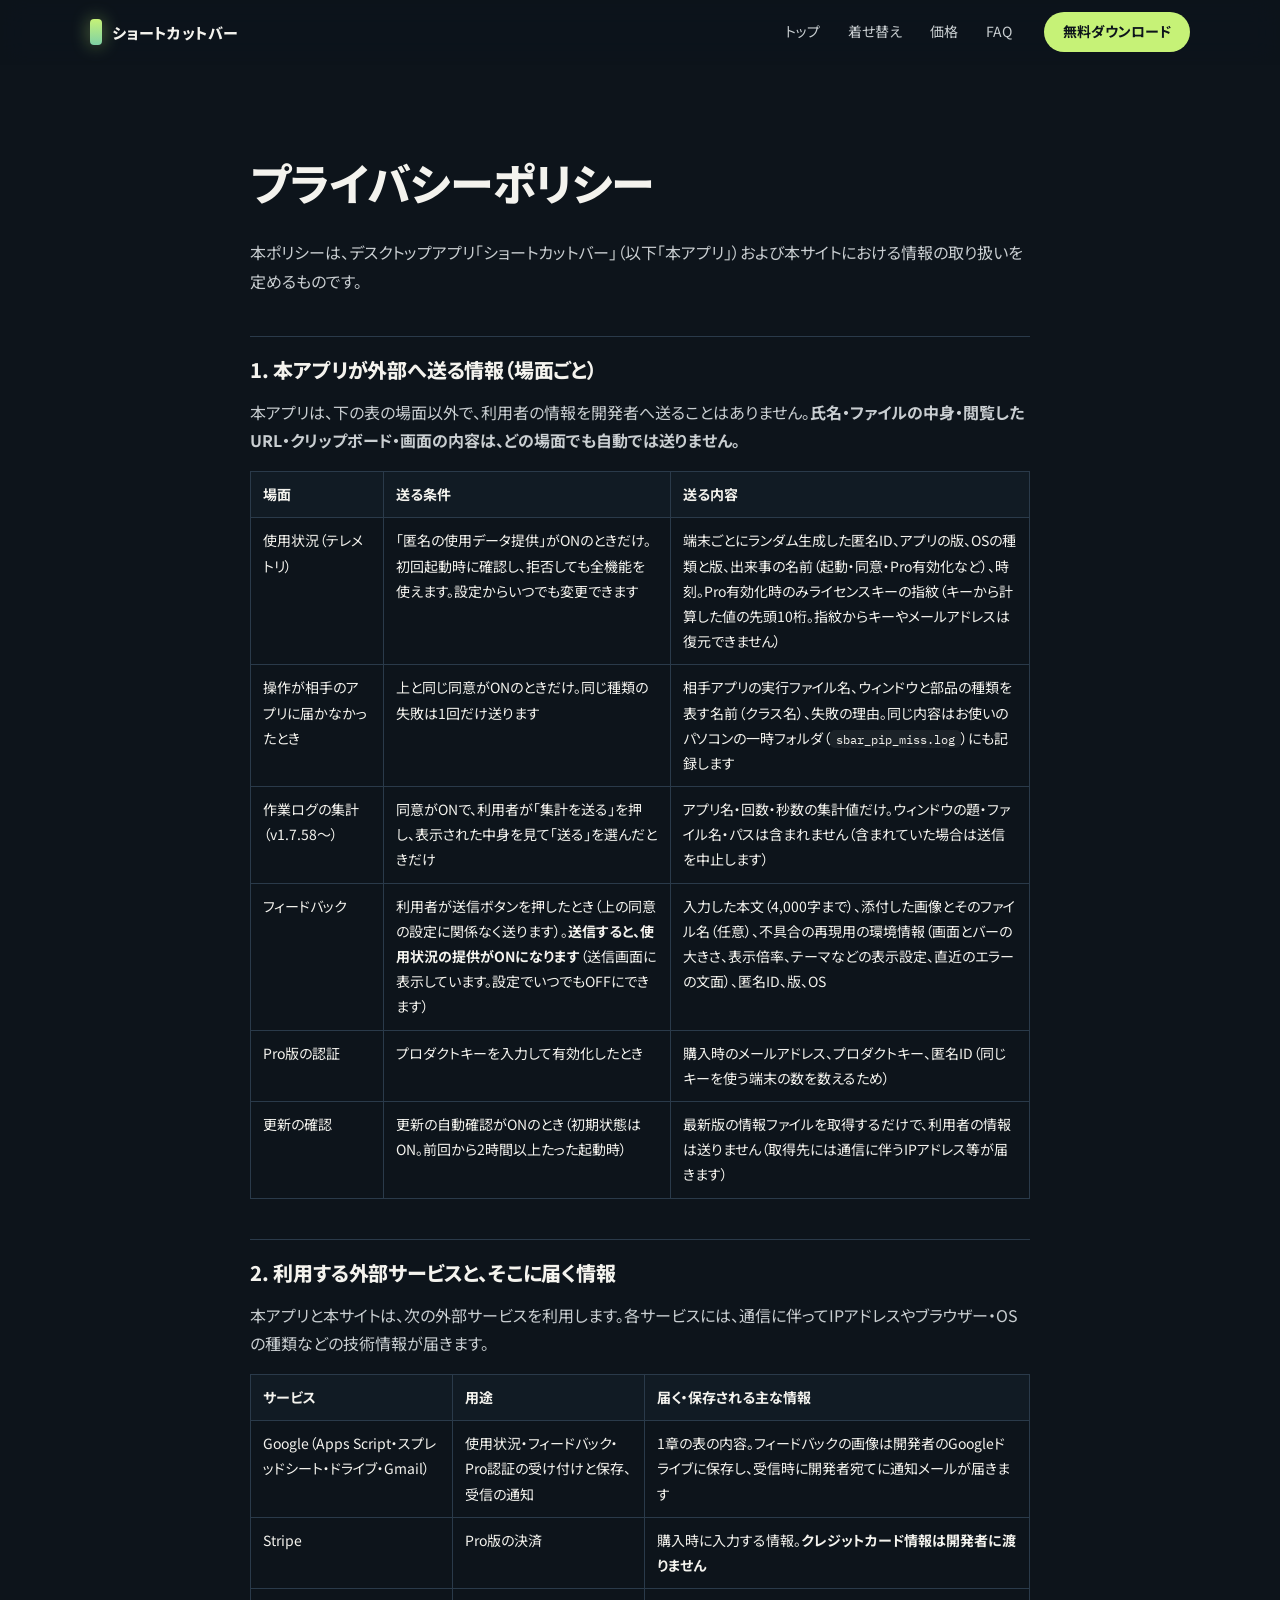
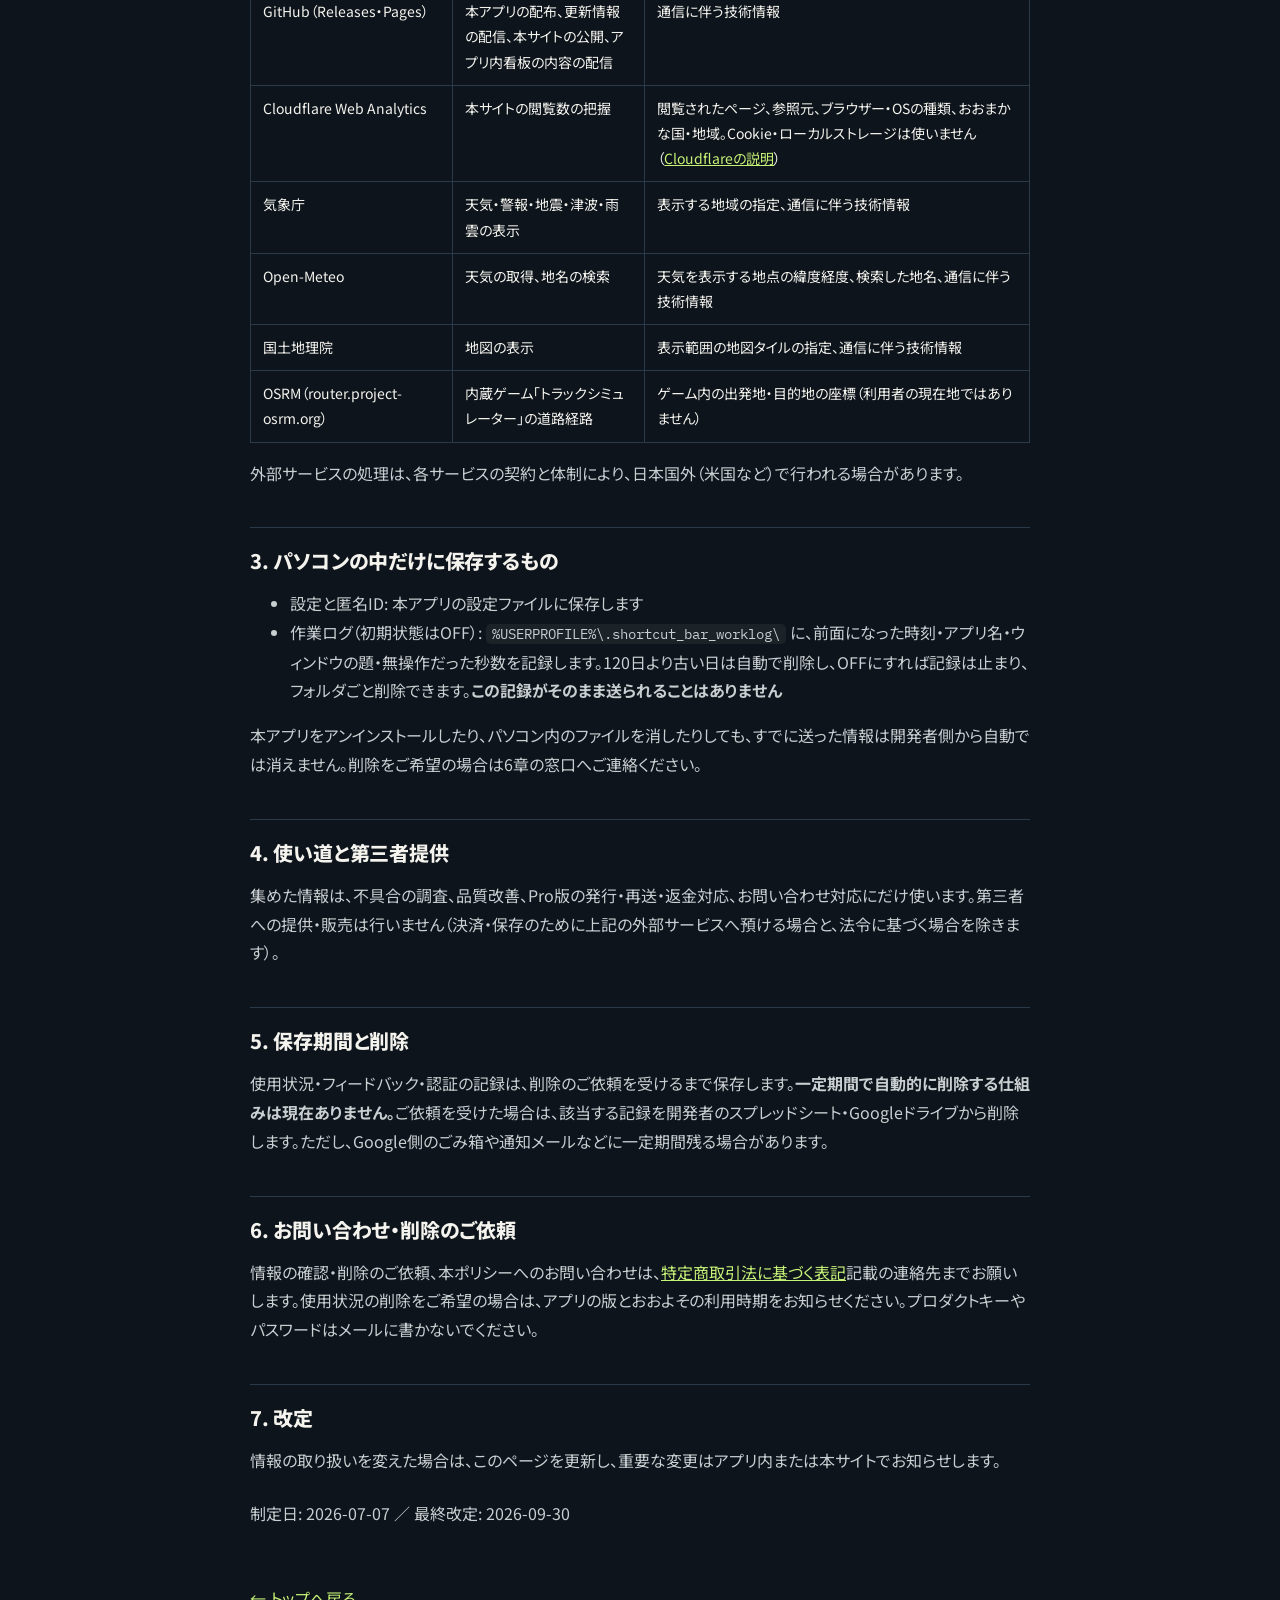
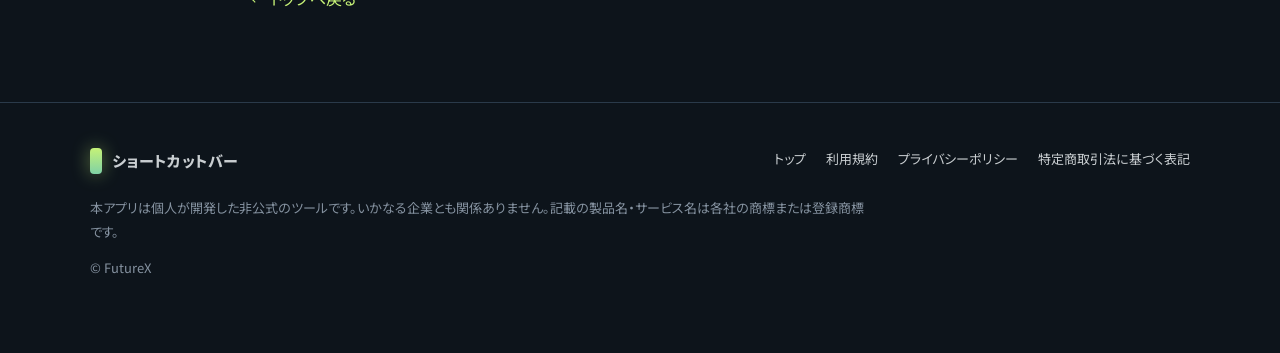
<file: docs/privacy.html>
<!doctype html>
<html lang="ja">
<head>
<meta charset="utf-8">
<meta name="viewport" content="width=device-width, initial-scale=1">
<title>プライバシーポリシー — ショートカットバー</title>
<meta name="description" content="ショートカットバーのプライバシーポリシー。アプリとサイトが外部へ送る情報と、その条件">
<meta name="theme-color" content="#0d141b">
<link rel="icon" href="data:image/svg+xml,%3Csvg xmlns='http://www.w3.org/2000/svg' viewBox='0 0 32 32'%3E%3Crect x='11' y='3' width='10' height='26' rx='3' fill='%23c6f277'/%3E%3C/svg%3E">
<link rel="stylesheet" href="assets/fonts.css">
<link rel="stylesheet" href="assets/site.css">
</head>
<body>
<a class="skip" href="#main">本文へ</a>
<header class="hdr">
  <div class="wrap">
    <a class="brand" href="./"><span class="brand-mark" aria-hidden="true"></span>ショートカットバー</a>
    <nav class="nav" aria-label="サイト">
      <a href="./#features">トップ</a>
      <a href="./#themes">着せ替え</a>
      <a href="./#pro">価格</a>
      <a href="./#faq">FAQ</a>
    </nav>
    <a class="btn btn-main" href="https://github.com/FutureX-jp/shortcut-bar/releases/latest/download/ShortcutBar.exe">無料ダウンロード</a>
  </div>
</header>

<main id="main" class="legal">
<h1>プライバシーポリシー</h1>
<p>本ポリシーは、デスクトップアプリ「ショートカットバー」（以下「本アプリ」）および本サイトにおける情報の取り扱いを定めるものです。</p>
<h2>1. 本アプリが外部へ送る情報（場面ごと）</h2>
<p>本アプリは、下の表の場面以外で、利用者の情報を開発者へ送ることはありません。<strong>氏名・ファイルの中身・閲覧したURL・クリップボード・画面の内容は、どの場面でも自動では送りません。</strong></p>
<table>
<tr><th>場面</th><th>送る条件</th><th>送る内容</th></tr>
<tr><td>使用状況（テレメトリ）</td><td>「匿名の使用データ提供」がONのときだけ。初回起動時に確認し、拒否しても全機能を使えます。設定からいつでも変更できます</td><td>端末ごとにランダム生成した匿名ID、アプリの版、OSの種類と版、出来事の名前（起動・同意・Pro有効化など）、時刻。Pro有効化時のみライセンスキーの指紋（キーから計算した値の先頭10桁。指紋からキーやメールアドレスは復元できません）</td></tr>
<tr><td>操作が相手のアプリに届かなかったとき</td><td>上と同じ同意がONのときだけ。同じ種類の失敗は1回だけ送ります</td><td>相手アプリの実行ファイル名、ウィンドウと部品の種類を表す名前（クラス名）、失敗の理由。同じ内容はお使いのパソコンの一時フォルダ（<code>sbar_pip_miss.log</code>）にも記録します</td></tr>
<tr><td>作業ログの集計（v1.7.58〜）</td><td>同意がONで、利用者が「集計を送る」を押し、表示された中身を見て「送る」を選んだときだけ</td><td>アプリ名・回数・秒数の集計値だけ。ウィンドウの題・ファイル名・パスは含まれません（含まれていた場合は送信を中止します）</td></tr>
<tr><td>フィードバック</td><td>利用者が送信ボタンを押したとき（上の同意の設定に関係なく送ります）。<strong>送信すると、使用状況の提供がONになります</strong>（送信画面に表示しています。設定でいつでもOFFにできます）</td><td>入力した本文（4,000字まで）、添付した画像とそのファイル名（任意）、不具合の再現用の環境情報（画面とバーの大きさ、表示倍率、テーマなどの表示設定、直近のエラーの文面）、匿名ID、版、OS</td></tr>
<tr><td>Pro版の認証</td><td>プロダクトキーを入力して有効化したとき</td><td>購入時のメールアドレス、プロダクトキー、匿名ID（同じキーを使う端末の数を数えるため）</td></tr>
<tr><td>更新の確認</td><td>更新の自動確認がONのとき（初期状態はON。前回から2時間以上たった起動時）</td><td>最新版の情報ファイルを取得するだけで、利用者の情報は送りません（取得先には通信に伴うIPアドレス等が届きます）</td></tr>
</table>
<h2>2. 利用する外部サービスと、そこに届く情報</h2>
<p>本アプリと本サイトは、次の外部サービスを利用します。各サービスには、通信に伴ってIPアドレスやブラウザー・OSの種類などの技術情報が届きます。</p>
<table>
<tr><th>サービス</th><th>用途</th><th>届く・保存される主な情報</th></tr>
<tr><td>Google（Apps Script・スプレッドシート・ドライブ・Gmail）</td><td>使用状況・フィードバック・Pro認証の受け付けと保存、受信の通知</td><td>1章の表の内容。フィードバックの画像は開発者のGoogleドライブに保存し、受信時に開発者宛てに通知メールが届きます</td></tr>
<tr><td>Stripe</td><td>Pro版の決済</td><td>購入時に入力する情報。<strong>クレジットカード情報は開発者に渡りません</strong></td></tr>
<tr><td>GitHub（Releases・Pages）</td><td>本アプリの配布、更新情報の配信、本サイトの公開、アプリ内看板の内容の配信</td><td>通信に伴う技術情報</td></tr>
<tr><td>Cloudflare Web Analytics</td><td>本サイトの閲覧数の把握</td><td>閲覧されたページ、参照元、ブラウザー・OSの種類、おおまかな国・地域。Cookie・ローカルストレージは使いません（<a href="https://www.cloudflare.com/web-analytics-privacy/" rel="noopener" target="_blank">Cloudflareの説明</a>）</td></tr>
<tr><td>気象庁</td><td>天気・警報・地震・津波・雨雲の表示</td><td>表示する地域の指定、通信に伴う技術情報</td></tr>
<tr><td>Open-Meteo</td><td>天気の取得、地名の検索</td><td>天気を表示する地点の緯度経度、検索した地名、通信に伴う技術情報</td></tr>
<tr><td>国土地理院</td><td>地図の表示</td><td>表示範囲の地図タイルの指定、通信に伴う技術情報</td></tr>
<tr><td>OSRM（router.project-osrm.org）</td><td>内蔵ゲーム「トラックシミュレーター」の道路経路</td><td>ゲーム内の出発地・目的地の座標（利用者の現在地ではありません）</td></tr>
</table>
<p>外部サービスの処理は、各サービスの契約と体制により、日本国外（米国など）で行われる場合があります。</p>
<h2>3. パソコンの中だけに保存するもの</h2>
<ul>
<li>設定と匿名ID: 本アプリの設定ファイルに保存します</li>
<li>作業ログ（初期状態はOFF）: <code>%USERPROFILE%\.shortcut_bar_worklog\</code> に、前面になった時刻・アプリ名・ウィンドウの題・無操作だった秒数を記録します。120日より古い日は自動で削除し、OFFにすれば記録は止まり、フォルダごと削除できます。<strong>この記録がそのまま送られることはありません</strong></li>
</ul>
<p>本アプリをアンインストールしたり、パソコン内のファイルを消したりしても、すでに送った情報は開発者側から自動では消えません。削除をご希望の場合は6章の窓口へご連絡ください。</p>
<h2>4. 使い道と第三者提供</h2>
<p>集めた情報は、不具合の調査、品質改善、Pro版の発行・再送・返金対応、お問い合わせ対応にだけ使います。第三者への提供・販売は行いません（決済・保存のために上記の外部サービスへ預ける場合と、法令に基づく場合を除きます）。</p>
<h2>5. 保存期間と削除</h2>
<p>使用状況・フィードバック・認証の記録は、削除のご依頼を受けるまで保存します。<strong>一定期間で自動的に削除する仕組みは現在ありません。</strong>ご依頼を受けた場合は、該当する記録を開発者のスプレッドシート・Googleドライブから削除します。ただし、Google側のごみ箱や通知メールなどに一定期間残る場合があります。</p>
<h2>6. お問い合わせ・削除のご依頼</h2>
<p>情報の確認・削除のご依頼、本ポリシーへのお問い合わせは、<a href="tokushoho.html">特定商取引法に基づく表記</a>記載の連絡先までお願いします。使用状況の削除をご希望の場合は、アプリの版とおおよその利用時期をお知らせください。プロダクトキーやパスワードはメールに書かないでください。</p>
<h2>7. 改定</h2>
<p>情報の取り扱いを変えた場合は、このページを更新し、重要な変更はアプリ内または本サイトでお知らせします。</p>
<p style="margin-top:24px">制定日: 2026-07-07 ／ 最終改定: 2026-09-30</p>
<a class="back" href="./">← トップへ戻る</a>
</main>

<footer class="ftr">
  <div class="wrap">
    <div class="row">
      <a class="brand" href="./"><span class="brand-mark" aria-hidden="true"></span>ショートカットバー</a>
      <nav aria-label="フッター">
        <a href="./">トップ</a><a href="terms.html">利用規約</a><a href="privacy.html">プライバシーポリシー</a><a href="tokushoho.html">特定商取引法に基づく表記</a>
      </nav>
    </div>
    <p class="disc">本アプリは個人が開発した非公式のツールです。いかなる企業とも関係ありません。記載の製品名・サービス名は各社の商標または登録商標です。</p>
    <p>© FutureX</p>
  </div>
</footer>
<script src="assets/site.js" defer></script>
<script type="module" src="https://static.cloudflareinsights.com/beacon.min.js" data-cf-beacon='{"token": "9d5f73f37eca40deae01422ff966717f"}'></script>
</body>
</html>
</file>
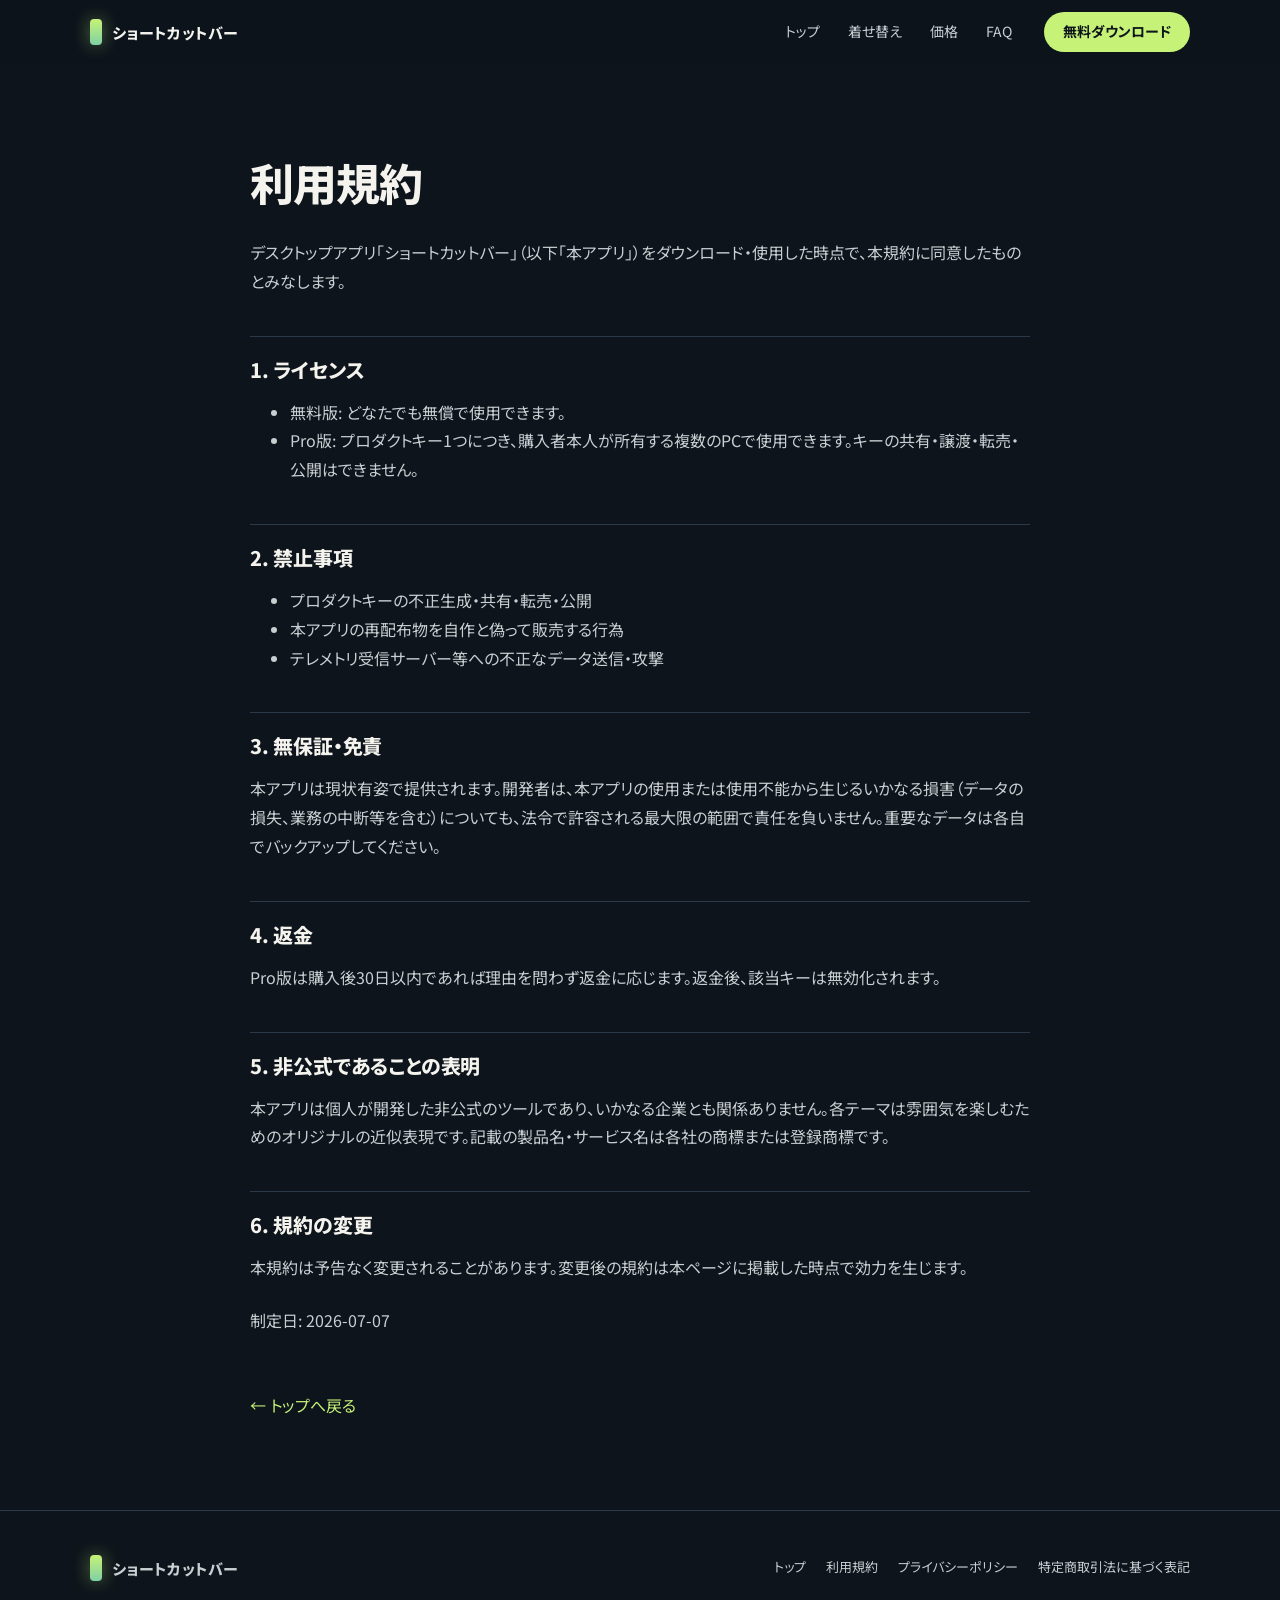
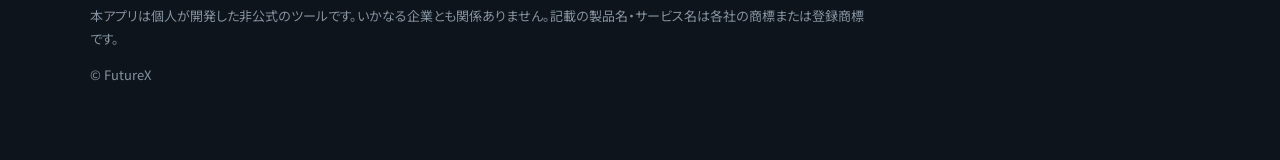
<file: docs/terms.html>
<!doctype html>
<html lang="ja">
<head>
<meta charset="utf-8">
<meta name="viewport" content="width=device-width, initial-scale=1">
<title>利用規約 — ショートカットバー</title>
<meta name="description" content="ショートカットバーの利用規約">
<meta name="theme-color" content="#0d141b">
<link rel="icon" href="data:image/svg+xml,%3Csvg xmlns='http://www.w3.org/2000/svg' viewBox='0 0 32 32'%3E%3Crect x='11' y='3' width='10' height='26' rx='3' fill='%23c6f277'/%3E%3C/svg%3E">
<link rel="stylesheet" href="assets/fonts.css">
<link rel="stylesheet" href="assets/site.css">
</head>
<body>
<a class="skip" href="#main">本文へ</a>
<header class="hdr">
  <div class="wrap">
    <a class="brand" href="./"><span class="brand-mark" aria-hidden="true"></span>ショートカットバー</a>
    <nav class="nav" aria-label="サイト">
      <a href="./#features">トップ</a>
      <a href="./#themes">着せ替え</a>
      <a href="./#pro">価格</a>
      <a href="./#faq">FAQ</a>
    </nav>
    <a class="btn btn-main" href="https://github.com/FutureX-jp/shortcut-bar/releases/latest/download/ShortcutBar.exe">無料ダウンロード</a>
  </div>
</header>

<main id="main" class="legal">
<h1>利用規約</h1>
<p>デスクトップアプリ「ショートカットバー」（以下「本アプリ」）をダウンロード・使用した時点で、本規約に同意したものとみなします。</p>
<h2>1. ライセンス</h2>
<ul>
<li>無料版: どなたでも無償で使用できます。</li>
<li>Pro版: プロダクトキー1つにつき、購入者本人が所有する複数のPCで使用できます。キーの共有・譲渡・転売・公開はできません。</li>
</ul>
<h2>2. 禁止事項</h2>
<ul>
<li>プロダクトキーの不正生成・共有・転売・公開</li>
<li>本アプリの再配布物を自作と偽って販売する行為</li>
<li>テレメトリ受信サーバー等への不正なデータ送信・攻撃</li>
</ul>
<h2>3. 無保証・免責</h2>
<p>本アプリは現状有姿で提供されます。開発者は、本アプリの使用または使用不能から生じるいかなる損害（データの損失、業務の中断等を含む）についても、法令で許容される最大限の範囲で責任を負いません。重要なデータは各自でバックアップしてください。</p>
<h2>4. 返金</h2>
<p>Pro版は購入後30日以内であれば理由を問わず返金に応じます。返金後、該当キーは無効化されます。</p>
<h2>5. 非公式であることの表明</h2>
<p>本アプリは個人が開発した非公式のツールであり、いかなる企業とも関係ありません。各テーマは雰囲気を楽しむためのオリジナルの近似表現です。記載の製品名・サービス名は各社の商標または登録商標です。</p>
<h2>6. 規約の変更</h2>
<p>本規約は予告なく変更されることがあります。変更後の規約は本ページに掲載した時点で効力を生じます。</p>
<p style="margin-top:24px">制定日: 2026-07-07</p>
<a class="back" href="./">← トップへ戻る</a>
</main>

<footer class="ftr">
  <div class="wrap">
    <div class="row">
      <a class="brand" href="./"><span class="brand-mark" aria-hidden="true"></span>ショートカットバー</a>
      <nav aria-label="フッター">
        <a href="./">トップ</a><a href="terms.html">利用規約</a><a href="privacy.html">プライバシーポリシー</a><a href="tokushoho.html">特定商取引法に基づく表記</a>
      </nav>
    </div>
    <p class="disc">本アプリは個人が開発した非公式のツールです。いかなる企業とも関係ありません。記載の製品名・サービス名は各社の商標または登録商標です。</p>
    <p>© FutureX</p>
  </div>
</footer>
<script src="assets/site.js" defer></script>
<script type="module" src="https://static.cloudflareinsights.com/beacon.min.js" data-cf-beacon='{"token": "9d5f73f37eca40deae01422ff966717f"}'></script>
</body>
</html>
</file>
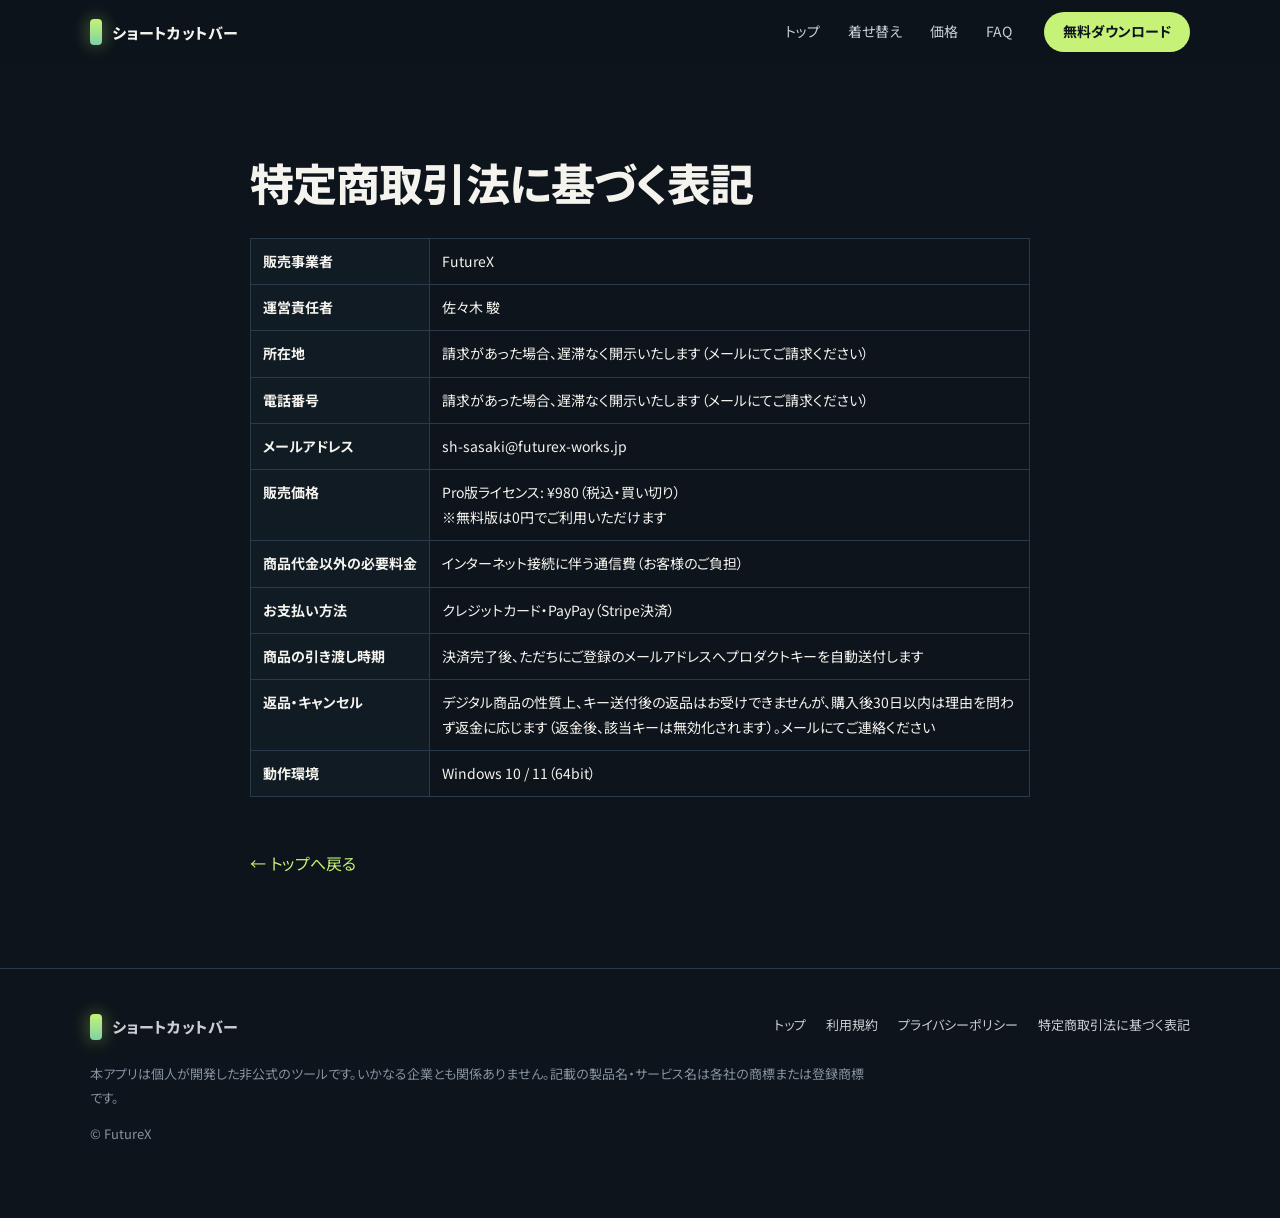
<file: docs/tokushoho.html>
<!doctype html>
<html lang="ja">
<head>
<meta charset="utf-8">
<meta name="viewport" content="width=device-width, initial-scale=1">
<title>特定商取引法に基づく表記 — ショートカットバー</title>
<meta name="description" content="ショートカットバーの特定商取引法に基づく表記">
<meta name="robots" content="noindex">
<meta name="theme-color" content="#0d141b">
<link rel="icon" href="data:image/svg+xml,%3Csvg xmlns='http://www.w3.org/2000/svg' viewBox='0 0 32 32'%3E%3Crect x='11' y='3' width='10' height='26' rx='3' fill='%23c6f277'/%3E%3C/svg%3E">
<link rel="stylesheet" href="assets/fonts.css">
<link rel="stylesheet" href="assets/site.css">
</head>
<body>
<a class="skip" href="#main">本文へ</a>
<header class="hdr">
  <div class="wrap">
    <a class="brand" href="./"><span class="brand-mark" aria-hidden="true"></span>ショートカットバー</a>
    <nav class="nav" aria-label="サイト">
      <a href="./#features">トップ</a>
      <a href="./#themes">着せ替え</a>
      <a href="./#pro">価格</a>
      <a href="./#faq">FAQ</a>
    </nav>
    <a class="btn btn-main" href="https://github.com/FutureX-jp/shortcut-bar/releases/latest/download/ShortcutBar.exe">無料ダウンロード</a>
  </div>
</header>

<main id="main" class="legal">
<h1>特定商取引法に基づく表記</h1>
<table>
<tr><th>販売事業者</th><td>FutureX</td></tr>
<tr><th>運営責任者</th><td>佐々木 駿</td></tr>
<tr><th>所在地</th><td>請求があった場合、遅滞なく開示いたします（メールにてご請求ください）</td></tr>
<tr><th>電話番号</th><td>請求があった場合、遅滞なく開示いたします（メールにてご請求ください）</td></tr>
<tr><th>メールアドレス</th><td>sh-sasaki@futurex-works.jp</td></tr>
<tr><th>販売価格</th><td>Pro版ライセンス: ¥980（税込・買い切り）<br/>※無料版は0円でご利用いただけます</td></tr>
<tr><th>商品代金以外の必要料金</th><td>インターネット接続に伴う通信費（お客様のご負担）</td></tr>
<tr><th>お支払い方法</th><td>クレジットカード・PayPay（Stripe決済）</td></tr>
<tr><th>商品の引き渡し時期</th><td>決済完了後、ただちにご登録のメールアドレスへプロダクトキーを自動送付します</td></tr>
<tr><th>返品・キャンセル</th><td>デジタル商品の性質上、キー送付後の返品はお受けできませんが、購入後30日以内は理由を問わず返金に応じます（返金後、該当キーは無効化されます）。メールにてご連絡ください</td></tr>
<tr><th>動作環境</th><td>Windows 10 / 11（64bit）</td></tr>
</table>
<a class="back" href="./">← トップへ戻る</a>
</main>

<footer class="ftr">
  <div class="wrap">
    <div class="row">
      <a class="brand" href="./"><span class="brand-mark" aria-hidden="true"></span>ショートカットバー</a>
      <nav aria-label="フッター">
        <a href="./">トップ</a><a href="terms.html">利用規約</a><a href="privacy.html">プライバシーポリシー</a><a href="tokushoho.html">特定商取引法に基づく表記</a>
      </nav>
    </div>
    <p class="disc">本アプリは個人が開発した非公式のツールです。いかなる企業とも関係ありません。記載の製品名・サービス名は各社の商標または登録商標です。</p>
    <p>© FutureX</p>
  </div>
</footer>
<script src="assets/site.js" defer></script>
<script type="module" src="https://static.cloudflareinsights.com/beacon.min.js" data-cf-beacon='{"token": "9d5f73f37eca40deae01422ff966717f"}'></script>
</body>
</html>
</file>
<file: docs/assets/fonts.css>
/* noto-sans-jp-[0]-wght-normal */
@font-face {
  font-family: 'NotoJP';
  font-style: normal;
  font-display: swap;
  font-weight: 100 900;
  src: url(../fonts/noto-sans-jp-0-wght-normal.woff2) format('woff2-variations');
  unicode-range: U+25ee8,U+25f23,U+25f5c,U+25fd4,U+25fe0,U+25ffb,U+2600c,U+26017,U+26060,U+260ed,U+26222,U+2626a,U+26270,U+26286,U+2634c,U+26402,U+2667e,U+266b0,U+2671d,U+268dd,U+268ea,U+26951,U+2696f,U+26999,U+269dd,U+26a1e,U+26a58,U+26a8c,U+26ab7,U+26aff,U+26c29,U+26c73,U+26c9e,U+26cdd,U+26e40,U+26e65,U+26f94,U+26ff6-26ff8,U+270f4,U+2710d,U+27139,U+273da-273db,U+273fe,U+27410,U+27449,U+27614-27615,U+27631,U+27684,U+27693,U+2770e,U+27723,U+27752,U+278b2,U+27985,U+279b4,U+27a84,U+27bb3,U+27bbe,U+27bc7,U+27c3c,U+27cb8,U+27d73,U+27da0,U+27e10,U+27eaf,U+27fb7,U+2808a,U+280bb,U+28277,U+28282,U+282f3,U+283cd,U+2840c,U+28455,U+284dc,U+2856b,U+285c8-285c9,U+286d7,U+286fa,U+28946,U+28949,U+2896b,U+28987-28988,U+289ba-289bb,U+28a1e,U+28a29,U+28a43,U+28a71,U+28a99,U+28acd,U+28add,U+28ae4,U+28bc1,U+28bef,U+28cdd,U+28d10,U+28d71,U+28dfb,U+28e0f,U+28e17,U+28e1f,U+28e36,U+28e89,U+28eeb,U+28ef6,U+28f32,U+28ff8,U+292a0,U+292b1,U+29490,U+295cf,U+2967f,U+296f0,U+29719,U+29750,U+29810,U+298c6,U+29a72,U+29d4b,U+29ddb,U+29e15,U+29e3d,U+29e49,U+29e8a,U+29ec4,U+29edb,U+29ee9,U+29fce,U+29fd7,U+2a01a,U+2a02f,U+2a082,U+2a0f9,U+2a190,U+2a2b2,U+2a38c,U+2a437,U+2a5f1,U+2a602,U+2a61a,U+2a6b2,U+2a9e6,U+2b746,U+2b751,U+2b753,U+2b75a,U+2b75c,U+2b765,U+2b776-2b777,U+2b77c,U+2b782,U+2b789,U+2b78b,U+2b78e,U+2b794,U+2b7ac,U+2b7af,U+2b7bd,U+2b7c9,U+2b7cf,U+2b7d2,U+2b7d8,U+2b7f0,U+2b80d,U+2b817,U+2b81a,U+2d544,U+2e278,U+2e569,U+2e6ea,U+2f804,U+2f80f,U+2f815,U+2f818,U+2f81a,U+2f822,U+2f828,U+2f82c,U+2f833,U+2f83f,U+2f846,U+2f852,U+2f862,U+2f86d,U+2f873,U+2f877,U+2f884,U+2f899-2f89a,U+2f8a6,U+2f8ac,U+2f8b2,U+2f8b6,U+2f8d3,U+2f8db-2f8dc,U+2f8e1,U+2f8e5,U+2f8ea,U+2f8ed,U+2f8fc,U+2f903,U+2f90b,U+2f90f,U+2f91a,U+2f920-2f921,U+2f945,U+2f947,U+2f96c,U+2f995,U+2f9d0,U+2f9de-2f9df,U+2f9f4;
}

/* noto-sans-jp-[1]-wght-normal */
@font-face {
  font-family: 'NotoJP';
  font-style: normal;
  font-display: swap;
  font-weight: 100 900;
  src: url(../fonts/noto-sans-jp-1-wght-normal.woff2) format('woff2-variations');
  unicode-range: U+1f235-1f23b,U+1f240-1f248,U+1f250-1f251,U+2000b,U+20089-2008a,U+200a2,U+200a4,U+200b0,U+200f5,U+20158,U+201a2,U+20213,U+2032b,U+20371,U+20381,U+203f9,U+2044a,U+20509,U+2053f,U+205b1,U+205d6,U+20611,U+20628,U+206ec,U+2074f,U+207c8,U+20807,U+2083a,U+208b9,U+2090e,U+2097c,U+20984,U+2099d,U+20a64,U+20ad3,U+20b1d,U+20b9f,U+20bb7,U+20d45,U+20d58,U+20de1,U+20e64,U+20e6d,U+20e95,U+20f5f,U+21201,U+2123d,U+21255,U+21274,U+2127b,U+212d7,U+212e4,U+212fd,U+2131b,U+21336,U+21344,U+213c4,U+2146d-2146e,U+215d7,U+21647,U+216b4,U+21706,U+21742,U+218bd,U+219c3,U+21a1a,U+21c56,U+21d2d,U+21d45,U+21d62,U+21d78,U+21d92,U+21d9c,U+21da1,U+21db7,U+21de0,U+21e33-21e34,U+21f1e,U+21f76,U+21ffa,U+2217b,U+22218,U+2231e,U+223ad,U+22609,U+226f3,U+2285b,U+228ab,U+2298f,U+22ab8,U+22b46,U+22b4f-22b50,U+22ba6,U+22c1d,U+22c24,U+22de1,U+22e42,U+22feb,U+231b6,U+231c3-231c4,U+231f5,U+23372,U+233cc,U+233d0,U+233d2-233d3,U+233d5,U+233da,U+233df,U+233e4,U+233fe,U+2344a-2344b,U+23451,U+23465,U+234e4,U+2355a,U+23594,U+235c4,U+23638-2363a,U+23647,U+2370c,U+2371c,U+2373f,U+23763-23764,U+237e7,U+237f1,U+237ff,U+23824,U+2383d,U+23a98,U+23c7f,U+23cbe,U+23cfe,U+23d00,U+23d0e,U+23d40,U+23dd3,U+23df9-23dfa,U+23f7e,U+2404b,U+24096,U+24103,U+241c6,U+241fe,U+242ee,U+243bc,U+243d0,U+24629,U+246a5,U+247f1,U+24896,U+248e9,U+24a4d,U+24b56,U+24b6f,U+24c16,U+24d14,U+24e04,U+24e0e,U+24e37,U+24e6a,U+24e8b,U+24ff2,U+2504a,U+25055,U+25122,U+251a9,U+251cd,U+251e5,U+2521e,U+2524c,U+2542e,U+2548e,U+254d9,U+2550e,U+255a7,U+2567f,U+25771,U+257a9,U+257b4,U+25874,U+259c4,U+259cc,U+259d4,U+25ad7,U+25ae3-25ae4,U+25af1,U+25bb2,U+25c4b,U+25c64,U+25da1,U+25e2e,U+25e56,U+25e62,U+25e65,U+25ec2,U+25ed8;
}

/* noto-sans-jp-[2]-wght-normal */
@font-face {
  font-family: 'NotoJP';
  font-style: normal;
  font-display: swap;
  font-weight: 100 900;
  src: url(../fonts/noto-sans-jp-2-wght-normal.woff2) format('woff2-variations');
  unicode-range: U+ffd7,U+ffda-ffdc,U+ffe0-ffe2,U+ffe4,U+ffe6,U+ffe8-ffee,U+1f100-1f10c,U+1f110-1f16c,U+1f170-1f1ac,U+1f200-1f202,U+1f210-1f234;
}

/* noto-sans-jp-[3]-wght-normal */
@font-face {
  font-family: 'NotoJP';
  font-style: normal;
  font-display: swap;
  font-weight: 100 900;
  src: url(../fonts/noto-sans-jp-3-wght-normal.woff2) format('woff2-variations');
  unicode-range: U+fa10,U+fa12-fa6d,U+fb00-fb04,U+fe10-fe19,U+fe30-fe42,U+fe44-fe52,U+fe54-fe66,U+fe68-fe6b,U+ff02,U+ff04,U+ff07,U+ff51,U+ff5b,U+ff5d,U+ff5f-ff60,U+ff66,U+ff69,U+ff87,U+ffa1-ffbe,U+ffc2-ffc7,U+ffca-ffcf,U+ffd2-ffd6;
}

/* noto-sans-jp-[4]-wght-normal */
@font-face {
  font-family: 'NotoJP';
  font-style: normal;
  font-display: swap;
  font-weight: 100 900;
  src: url(../fonts/noto-sans-jp-4-wght-normal.woff2) format('woff2-variations');
  unicode-range: U+f92d-f959,U+f95b-f9f2,U+f9f4-fa0b,U+fa0e-fa0f;
}

/* noto-sans-jp-[5]-wght-normal */
@font-face {
  font-family: 'NotoJP';
  font-style: normal;
  font-display: swap;
  font-weight: 100 900;
  src: url(../fonts/noto-sans-jp-5-wght-normal.woff2) format('woff2-variations');
  unicode-range: U+9e8b-9e8c,U+9e8e-9e8f,U+9e91-9e92,U+9e95-9e96,U+9e98,U+9e9b,U+9e9d-9e9e,U+9ea4-9ea5,U+9ea8-9eaa,U+9eac-9eb0,U+9eb3-9eb5,U+9eb8,U+9ebc-9ebf,U+9ec3,U+9ec6,U+9ec8,U+9ecb-9ecd,U+9ecf-9ed1,U+9ed4-9ed5,U+9ed8,U+9edb-9ee0,U+9ee4-9ee5,U+9ee7-9ee8,U+9eec-9ef2,U+9ef4-9ef9,U+9efb-9eff,U+9f02-9f03,U+9f07-9f09,U+9f0e-9f12,U+9f14-9f17,U+9f19-9f1b,U+9f1f-9f22,U+9f26,U+9f2a-9f2c,U+9f2f,U+9f31-9f32,U+9f34,U+9f37,U+9f39-9f3a,U+9f3c-9f3f,U+9f41,U+9f43-9f47,U+9f4a,U+9f4e-9f50,U+9f52-9f58,U+9f5a,U+9f5d-9f61,U+9f63,U+9f66-9f6a,U+9f6c-9f73,U+9f75-9f77,U+9f7a,U+9f7d,U+9f7f,U+9f8f-9f92,U+9f94-9f97,U+9f99,U+9f9c-9fa3,U+9fa5,U+9fb4,U+9fbc-9fc2,U+9fc4,U+9fc6,U+9fcc,U+f900-f92c;
}

/* noto-sans-jp-[6]-wght-normal */
@font-face {
  font-family: 'NotoJP';
  font-style: normal;
  font-display: swap;
  font-weight: 100 900;
  src: url(../fonts/noto-sans-jp-6-wght-normal.woff2) format('woff2-variations');
  unicode-range: U+9c3e,U+9c41,U+9c43-9c4a,U+9c4e-9c50,U+9c52-9c54,U+9c56,U+9c58,U+9c5a-9c61,U+9c63,U+9c65,U+9c67-9c6b,U+9c6d-9c6e,U+9c70,U+9c72,U+9c75-9c78,U+9c7a-9c7c,U+9ce6-9ce7,U+9ceb-9cec,U+9cf0,U+9cf2,U+9cf6-9cf7,U+9cf9,U+9d02-9d03,U+9d06-9d09,U+9d0b,U+9d0e,U+9d11-9d12,U+9d15,U+9d17-9d18,U+9d1b-9d1f,U+9d23,U+9d26,U+9d2a-9d2c,U+9d2f-9d30,U+9d32-9d34,U+9d3a,U+9d3c-9d3f,U+9d41-9d48,U+9d4a,U+9d50-9d54,U+9d59,U+9d5d-9d65,U+9d69-9d6c,U+9d6f-9d70,U+9d72-9d73,U+9d76-9d77,U+9d7a-9d7c,U+9d7e,U+9d83-9d84,U+9d86-9d87,U+9d89-9d8a,U+9d8d-9d8e,U+9d92-9d93,U+9d95-9d9a,U+9da1,U+9da4,U+9da9-9dac,U+9dae,U+9db1-9db2,U+9db5,U+9db8-9dbd,U+9dbf-9dc4,U+9dc6-9dc7,U+9dc9-9dca,U+9dcf,U+9dd3-9dd7,U+9dd9-9dda,U+9dde-9de0,U+9de3,U+9de5-9de7,U+9de9,U+9deb,U+9ded-9df0,U+9df3-9df4,U+9df8,U+9dfd-9dfe,U+9e02,U+9e07,U+9e0a,U+9e0d-9e0e,U+9e10-9e12,U+9e15-9e16,U+9e19-9e1f,U+9e75,U+9e79-9e7d,U+9e80-9e85,U+9e87-9e88;
}

/* noto-sans-jp-[7]-wght-normal */
@font-face {
  font-family: 'NotoJP';
  font-style: normal;
  font-display: swap;
  font-weight: 100 900;
  src: url(../fonts/noto-sans-jp-7-wght-normal.woff2) format('woff2-variations');
  unicode-range: U+9ae5-9ae7,U+9ae9,U+9aeb-9aec,U+9aee-9aef,U+9af1-9af5,U+9af7,U+9af9-9afb,U+9afd,U+9aff-9b06,U+9b08-9b09,U+9b0b-9b0e,U+9b10,U+9b12,U+9b16,U+9b18-9b1d,U+9b1f-9b20,U+9b22-9b23,U+9b25-9b2f,U+9b32-9b35,U+9b37,U+9b39-9b3b,U+9b3d,U+9b43-9b44,U+9b48,U+9b4b-9b4f,U+9b51,U+9b55-9b58,U+9b5b,U+9b5e,U+9b61,U+9b63,U+9b65-9b66,U+9b68,U+9b6a-9b6f,U+9b72-9b79,U+9b7f-9b80,U+9b83-9b87,U+9b89-9b8b,U+9b8d,U+9b8f-9b94,U+9b96-9b97,U+9b9a,U+9b9d-9ba0,U+9ba6-9ba7,U+9ba9-9baa,U+9bac,U+9bb0-9bb2,U+9bb4,U+9bb7-9bb9,U+9bbb-9bbc,U+9bbe-9bc1,U+9bc6-9bc8,U+9bca,U+9bce-9bd2,U+9bd4,U+9bd7-9bd8,U+9bdd,U+9bdf,U+9be1-9be5,U+9be7,U+9bea-9beb,U+9bee-9bf3,U+9bf5,U+9bf7-9bfa,U+9bfd,U+9bff-9c00,U+9c02,U+9c04,U+9c06,U+9c08-9c0d,U+9c0f-9c16,U+9c18-9c1e,U+9c21-9c2a,U+9c2d-9c32,U+9c35-9c37,U+9c39-9c3a,U+9c3d;
}

/* noto-sans-jp-[8]-wght-normal */
@font-face {
  font-family: 'NotoJP';
  font-style: normal;
  font-display: swap;
  font-weight: 100 900;
  src: url(../fonts/noto-sans-jp-8-wght-normal.woff2) format('woff2-variations');
  unicode-range: U+98eb,U+98ed-98ee,U+98f0-98f1,U+98f3,U+98f6,U+9902,U+9907-9909,U+9911-9912,U+9914-9918,U+991a-9922,U+9924,U+9926-9927,U+992b-992c,U+992e,U+9931-9935,U+9939-993e,U+9940-9942,U+9945-9949,U+994b-994e,U+9950-9952,U+9954-9955,U+9958-9959,U+995b-995c,U+995e-9960,U+9963,U+9997-9998,U+999b,U+999d-999f,U+99a3,U+99a5-99a6,U+99a8,U+99ad-99ae,U+99b0-99b2,U+99b5,U+99b9-99ba,U+99bc-99bd,U+99bf,U+99c1,U+99c3,U+99c8-99c9,U+99d1,U+99d3-99d5,U+99d8-99df,U+99e1-99e2,U+99e7,U+99ea-99ee,U+99f0-99f2,U+99f4-99f5,U+99f8-99f9,U+99fb-99fe,U+9a01-9a05,U+9a08,U+9a0a-9a0c,U+9a0f-9a11,U+9a16,U+9a1a,U+9a1e,U+9a20,U+9a22-9a24,U+9a27,U+9a2b,U+9a2d-9a2e,U+9a31,U+9a33,U+9a35-9a38,U+9a3e,U+9a40-9a45,U+9a47,U+9a4a-9a4e,U+9a51-9a52,U+9a54-9a58,U+9a5b,U+9a5d,U+9a5f,U+9a62,U+9a64-9a65,U+9a69-9a6c,U+9aaa,U+9aac-9ab0,U+9ab2,U+9ab4-9ab7,U+9ab9,U+9abb-9ac1,U+9ac3,U+9ac6,U+9ac8,U+9ace-9ad3,U+9ad5-9ad7,U+9adb-9adc,U+9ade-9ae0,U+9ae2-9ae4;
}

/* noto-sans-jp-[9]-wght-normal */
@font-face {
  font-family: 'NotoJP';
  font-style: normal;
  font-display: swap;
  font-weight: 100 900;
  src: url(../fonts/noto-sans-jp-9-wght-normal.woff2) format('woff2-variations');
  unicode-range: U+971d,U+9721-9724,U+9728,U+972a,U+9730-9731,U+9733,U+9736,U+9738-9739,U+973b,U+973d-973e,U+9741-9744,U+9746-974a,U+974d-974f,U+9751,U+9755,U+9757-9758,U+975a-975c,U+9760-9761,U+9763-9764,U+9766-9768,U+976a-976b,U+976e,U+9771,U+9773,U+9776-977d,U+977f-9781,U+9785-9786,U+9789,U+978b,U+978f-9790,U+9795-9797,U+9799-979a,U+979c,U+979e-97a0,U+97a2-97a3,U+97a6,U+97a8,U+97ab-97ac,U+97ae,U+97b1-97b6,U+97b8-97ba,U+97bc,U+97be-97bf,U+97c1,U+97c3-97ce,U+97d0-97d1,U+97d4,U+97d7-97d9,U+97db-97de,U+97e0-97e1,U+97e4,U+97e6,U+97ed-97ef,U+97f1-97f2,U+97f4-97f8,U+97fa,U+9804,U+9807,U+980a,U+980c-980f,U+9814,U+9816-9817,U+9819-981a,U+981c,U+981e,U+9820-9821,U+9823-9826,U+982b,U+982e-9830,U+9832-9835,U+9837,U+9839,U+983d-983e,U+9844,U+9846-9847,U+984a-984b,U+984f,U+9851-9853,U+9856-9857,U+9859-985b,U+9862-9863,U+9865-9866,U+986a-986c,U+986f-9871,U+9873-9875,U+98aa-98ab,U+98ad-98ae,U+98b0-98b1,U+98b4,U+98b6-98b8,U+98ba-98bc,U+98bf,U+98c2-98c8,U+98cb-98cc,U+98ce,U+98dc,U+98de,U+98e0-98e1,U+98e3,U+98e5-98e7,U+98e9-98ea;
}

/* noto-sans-jp-[10]-wght-normal */
@font-face {
  font-family: 'NotoJP';
  font-style: normal;
  font-display: swap;
  font-weight: 100 900;
  src: url(../fonts/noto-sans-jp-10-wght-normal.woff2) format('woff2-variations');
  unicode-range: U+944a,U+944c,U+9452-9453,U+9455,U+9459-945c,U+945e-9463,U+9468,U+946a-946b,U+946d-9472,U+9475,U+9477,U+947c-947f,U+9481,U+9483-9485,U+9578-9579,U+957e-957f,U+9582,U+9584,U+9586-9588,U+958a,U+958c-958f,U+9592,U+9594,U+9596,U+9598-9599,U+959d-95a1,U+95a4,U+95a6-95a9,U+95ab-95ad,U+95b1,U+95b4,U+95b6,U+95b9-95bf,U+95c3,U+95c6,U+95c8-95cd,U+95d0-95d6,U+95d9-95da,U+95dc-95e2,U+95e4-95e6,U+95e8,U+961d-961e,U+9621-9622,U+9624-9626,U+9628,U+962c,U+962e-962f,U+9631,U+9633-9634,U+9637-963a,U+963c-963d,U+9641-9642,U+964b-964c,U+964f,U+9652,U+9654,U+9656-9658,U+965c-965f,U+9661,U+9666,U+966a,U+966c,U+966e,U+9672,U+9674,U+9677,U+967b-967c,U+967e-967f,U+9681-9684,U+9689,U+968b,U+968d,U+9691,U+9695-9698,U+969a,U+969d,U+969f,U+96a4-96aa,U+96ae-96b4,U+96b6,U+96b8-96bb,U+96bd,U+96c1,U+96c9-96cb,U+96cd-96ce,U+96d2,U+96d5-96d6,U+96d8-96da,U+96dc-96df,U+96e9,U+96ef,U+96f1,U+96f9-96fa,U+9702-9706,U+9708-9709,U+970d-970f,U+9711,U+9713-9714,U+9716,U+9719-971b;
}

/* noto-sans-jp-[11]-wght-normal */
@font-face {
  font-family: 'NotoJP';
  font-style: normal;
  font-display: swap;
  font-weight: 100 900;
  src: url(../fonts/noto-sans-jp-11-wght-normal.woff2) format('woff2-variations');
  unicode-range: U+92bc-92bd,U+92bf-92c3,U+92c5-92c8,U+92cb-92d0,U+92d2-92d3,U+92d5,U+92d7-92d9,U+92dc-92dd,U+92df-92e1,U+92e3-92e5,U+92e7-92ea,U+92ec,U+92ee,U+92f0,U+92f2,U+92f7-92fb,U+92ff-9300,U+9302,U+9304,U+9308,U+930d,U+930f-9311,U+9314-9315,U+9318-931a,U+931c-931f,U+9321-9325,U+9327-932b,U+932e,U+9333-9337,U+933a-933b,U+9344,U+9347-934a,U+934d,U+9350-9352,U+9354-9358,U+935a,U+935c,U+935e,U+9360,U+9364-9365,U+9367,U+9369-936d,U+936f-9371,U+9373-9374,U+9376,U+937a,U+937d-9382,U+9388,U+938a-938b,U+938d,U+938f,U+9392,U+9394-9395,U+9397-9398,U+939a-939b,U+939e,U+93a1,U+93a3-93a4,U+93a6,U+93a8-93a9,U+93ab-93ad,U+93b0,U+93b4-93b6,U+93b9-93bb,U+93c1,U+93c3-93cd,U+93d0-93d1,U+93d3,U+93d6-93d9,U+93dc-93df,U+93e2,U+93e4-93e8,U+93f1,U+93f5,U+93f7-93fb,U+93fd,U+9401-9404,U+9407-9409,U+940d-9410,U+9413-9417,U+9419-941a,U+941f,U+9421,U+942b,U+942e-942f,U+9431-9434,U+9436,U+9438,U+943a-943b,U+943d,U+943f,U+9441,U+9443-9445,U+9448;
}

/* noto-sans-jp-[12]-wght-normal */
@font-face {
  font-family: 'NotoJP';
  font-style: normal;
  font-display: swap;
  font-weight: 100 900;
  src: url(../fonts/noto-sans-jp-12-wght-normal.woff2) format('woff2-variations');
  unicode-range: U+9143,U+9146-914c,U+914f,U+9153,U+9156-915b,U+9161,U+9163-9165,U+9167,U+9169,U+916d,U+9172-9174,U+9179-917b,U+9181-9183,U+9185-9187,U+9189-918b,U+918e,U+9191,U+9193-9195,U+9197-9198,U+919e,U+91a1-91a2,U+91a6,U+91a8,U+91aa-91b6,U+91ba-91bd,U+91bf-91c6,U+91c9,U+91cb,U+91d0,U+91d3-91d4,U+91d6-91d7,U+91d9-91db,U+91de-91df,U+91e1,U+91e4-91e6,U+91e9-91ea,U+91ec-91f1,U+91f5-91f7,U+91f9,U+91fb-91fd,U+91ff-9201,U+9204-9207,U+9209-920a,U+920c,U+920e,U+9210-9218,U+921c-921e,U+9223-9226,U+9228-9229,U+922c,U+922e-9230,U+9233,U+9235-923a,U+923c,U+923e-9240,U+9242-9243,U+9245-924b,U+924d-9251,U+9256-925a,U+925c-925e,U+9260-9261,U+9264-9269,U+926e-9270,U+9275-9279,U+927b-927f,U+9288-928a,U+928d-928e,U+9291-9293,U+9295-9297,U+9299,U+929b-929c,U+929f-92a0,U+92a4-92a5,U+92a7-92a8,U+92ab,U+92af,U+92b2-92b3,U+92b6-92bb;
}

/* noto-sans-jp-[13]-wght-normal */
@font-face {
  font-family: 'NotoJP';
  font-style: normal;
  font-display: swap;
  font-weight: 100 900;
  src: url(../fonts/noto-sans-jp-13-wght-normal.woff2) format('woff2-variations');
  unicode-range: U+8f52-8f55,U+8f57-8f58,U+8f5c-8f5e,U+8f61-8f66,U+8f9c-8f9d,U+8f9f-8fa2,U+8fa4-8fa8,U+8fad-8faf,U+8fb4-8fb8,U+8fbe,U+8fc0-8fc2,U+8fc6,U+8fc8,U+8fca-8fcb,U+8fcd,U+8fd0,U+8fd2-8fd3,U+8fd5,U+8fda,U+8fe0,U+8fe2-8fe5,U+8fe8-8fea,U+8fed-8fef,U+8ff1,U+8ff4-8ff6,U+8ff8-8ffb,U+8ffe,U+9002,U+9004-9005,U+9008,U+900b-900e,U+9011,U+9013,U+9015-9016,U+9018,U+901b,U+901e,U+9021,U+9027-902a,U+902c-902d,U+902f,U+9033-9037,U+9039,U+903c,U+903e-903f,U+9041,U+9043-9044,U+9049,U+904c,U+904f-9052,U+9056,U+9058,U+905b-905e,U+9062,U+9066-9068,U+906c,U+906f-9070,U+9072,U+9074,U+9076,U+9079,U+9080-9083,U+9085,U+9087-9088,U+908b-908c,U+908e-9090,U+9095,U+9097-9099,U+909b,U+90a0-90a2,U+90a5,U+90a8,U+90af-90b6,U+90bd-90be,U+90c3-90c5,U+90c7-90c9,U+90cc,U+90d2,U+90d5,U+90d7-90d9,U+90db-90df,U+90e2,U+90e4-90e5,U+90eb,U+90ef-90f0,U+90f2,U+90f4,U+90f6,U+90fe-9100,U+9102,U+9104-9106,U+9108,U+910d,U+9110,U+9112,U+9114-911a,U+911c,U+911e,U+9120,U+9122-9123,U+9125,U+9127,U+9129,U+912d-9132,U+9134,U+9136-9137,U+9139-913a,U+913c-913d;
}

/* noto-sans-jp-[14]-wght-normal */
@font-face {
  font-family: 'NotoJP';
  font-style: normal;
  font-display: swap;
  font-weight: 100 900;
  src: url(../fonts/noto-sans-jp-14-wght-normal.woff2) format('woff2-variations');
  unicode-range: U+8dc0,U+8dc2,U+8dc5-8dc8,U+8dca-8dcc,U+8dce-8dcf,U+8dd1,U+8dd4-8dd7,U+8dd9-8ddb,U+8ddf,U+8de3-8de5,U+8de7,U+8dea-8dec,U+8df0-8df2,U+8df4,U+8dfc-8dfd,U+8dff,U+8e01,U+8e04-8e06,U+8e08-8e09,U+8e0b-8e0c,U+8e10-8e11,U+8e14,U+8e16,U+8e1d-8e23,U+8e26-8e27,U+8e30-8e31,U+8e33-8e39,U+8e3d,U+8e40-8e42,U+8e44,U+8e47-8e50,U+8e54-8e55,U+8e59,U+8e5b-8e64,U+8e69,U+8e6c-8e6d,U+8e6f-8e72,U+8e75-8e77,U+8e79-8e7c,U+8e81-8e85,U+8e89,U+8e8b,U+8e90-8e95,U+8e98-8e9b,U+8e9d-8e9e,U+8ea1-8ea2,U+8ea7,U+8ea9-8eaa,U+8eac-8eb1,U+8eb3,U+8eb5-8eb6,U+8eba-8ebb,U+8ebe,U+8ec0-8ec1,U+8ec3-8ec8,U+8ecb,U+8ecf,U+8ed1,U+8ed4,U+8edb-8edc,U+8ee3,U+8ee8,U+8eeb,U+8eed-8eee,U+8ef0-8ef1,U+8ef7,U+8ef9-8efc,U+8efe,U+8f00,U+8f02,U+8f05,U+8f07-8f08,U+8f0a,U+8f0f-8f10,U+8f12-8f13,U+8f15-8f19,U+8f1b-8f1c,U+8f1e-8f21,U+8f23,U+8f25-8f28,U+8f2b-8f2f,U+8f33-8f37,U+8f39-8f3b,U+8f3e,U+8f40-8f43,U+8f45-8f47,U+8f49-8f4a,U+8f4c-8f4f,U+8f51;
}

/* noto-sans-jp-[15]-wght-normal */
@font-face {
  font-family: 'NotoJP';
  font-style: normal;
  font-display: swap;
  font-weight: 100 900;
  src: url(../fonts/noto-sans-jp-15-wght-normal.woff2) format('woff2-variations');
  unicode-range: U+8b2d,U+8b30,U+8b37,U+8b3c,U+8b3e,U+8b41-8b46,U+8b48-8b49,U+8b4c-8b4f,U+8b51-8b54,U+8b56,U+8b59,U+8b5b,U+8b5e-8b5f,U+8b63,U+8b69,U+8b6b-8b6d,U+8b6f,U+8b71,U+8b74,U+8b76,U+8b78-8b79,U+8b7c-8b81,U+8b84-8b85,U+8b8a-8b8f,U+8b92-8b96,U+8b99-8b9a,U+8b9c-8ba0,U+8c38-8c3a,U+8c3d-8c3f,U+8c41,U+8c45,U+8c47-8c49,U+8c4b-8c4c,U+8c4e-8c51,U+8c53-8c55,U+8c57-8c59,U+8c5b,U+8c5d,U+8c62-8c64,U+8c66,U+8c68-8c69,U+8c6b-8c6d,U+8c73,U+8c75-8c76,U+8c78,U+8c7a-8c7c,U+8c7e,U+8c82,U+8c85-8c87,U+8c89-8c8b,U+8c8d-8c8e,U+8c90,U+8c92-8c94,U+8c98-8c99,U+8c9b-8c9c,U+8c9f,U+8ca4,U+8cad-8cae,U+8cb2-8cb3,U+8cb6,U+8cb9-8cba,U+8cbd,U+8cc1-8cc2,U+8cc4-8cc6,U+8cc8-8cc9,U+8ccb,U+8ccd-8ccf,U+8cd2,U+8cd5-8cd6,U+8cd9-8cda,U+8cdd,U+8ce1,U+8ce3-8ce4,U+8ce6,U+8ce8,U+8cec,U+8cef-8cf2,U+8cf4-8cf5,U+8cf7-8cf8,U+8cfa-8cfb,U+8cfd-8cff,U+8d01,U+8d03-8d04,U+8d07,U+8d09-8d0b,U+8d0d-8d10,U+8d12-8d14,U+8d16-8d17,U+8d1b-8d1d,U+8d65,U+8d67,U+8d69,U+8d6b-8d6e,U+8d71,U+8d73,U+8d76,U+8d7f,U+8d81-8d82,U+8d84,U+8d88,U+8d8d,U+8d90-8d91,U+8d95,U+8d99,U+8d9e-8da0,U+8da6,U+8da8,U+8dab-8dac,U+8daf,U+8db2,U+8db5,U+8db7,U+8db9-8dbc,U+8dbe;
}

/* noto-sans-jp-[16]-wght-normal */
@font-face {
  font-family: 'NotoJP';
  font-style: normal;
  font-display: swap;
  font-weight: 100 900;
  src: url(../fonts/noto-sans-jp-16-wght-normal.woff2) format('woff2-variations');
  unicode-range: U+8973-8975,U+8977,U+897a-897e,U+8980,U+8983,U+8988-898a,U+898d,U+8990,U+8993-8995,U+8998,U+899b-899c,U+899f-89a1,U+89a5-89a6,U+89a9,U+89ac,U+89af-89b0,U+89b2,U+89b4-89b7,U+89ba,U+89bc-89bd,U+89bf-89c1,U+89d4-89d8,U+89da,U+89dc-89dd,U+89e5,U+89e7,U+89e9,U+89eb,U+89ed,U+89f1,U+89f3-89f4,U+89f6,U+89f8-89f9,U+89fd,U+89ff,U+8a01,U+8a04-8a05,U+8a07,U+8a0c,U+8a0f-8a12,U+8a14-8a16,U+8a1b,U+8a1d-8a1e,U+8a20-8a22,U+8a24-8a26,U+8a2b-8a2c,U+8a2f,U+8a35-8a37,U+8a3b,U+8a3d-8a3e,U+8a40-8a41,U+8a43,U+8a45-8a49,U+8a4d-8a4e,U+8a51-8a54,U+8a56-8a58,U+8a5b-8a5d,U+8a61-8a62,U+8a65,U+8a67,U+8a6c-8a6d,U+8a75-8a77,U+8a79-8a7c,U+8a7e-8a80,U+8a82-8a86,U+8a8b,U+8a8f-8a92,U+8a96-8a97,U+8a99-8a9a,U+8a9f,U+8aa1,U+8aa3,U+8aa5-8aaa,U+8aae-8aaf,U+8ab3,U+8ab6-8ab7,U+8abb-8abc,U+8abe,U+8ac2-8ac4,U+8ac6,U+8ac8-8aca,U+8acc-8acd,U+8ad0-8ad1,U+8ad3-8ad5,U+8ad7,U+8ada-8ae2,U+8ae4,U+8ae7,U+8aeb-8aec,U+8aee,U+8af0-8af1,U+8af3-8af7,U+8afa,U+8afc,U+8aff,U+8b01-8b02,U+8b04-8b07,U+8b0a-8b0d,U+8b0f-8b11,U+8b14,U+8b16,U+8b1a,U+8b1c,U+8b1e-8b20,U+8b26,U+8b28,U+8b2b-8b2c;
}

/* noto-sans-jp-[17]-wght-normal */
@font-face {
  font-family: 'NotoJP';
  font-style: normal;
  font-display: swap;
  font-weight: 100 900;
  src: url(../fonts/noto-sans-jp-17-wght-normal.woff2) format('woff2-variations');
  unicode-range: U+87e2-87e6,U+87ea-87ed,U+87ef,U+87f1,U+87f3,U+87f5-87f8,U+87fa-87fb,U+87fe-87ff,U+8801,U+8803,U+8805-8807,U+8809-880b,U+880d-8816,U+8818-881c,U+881e-881f,U+8821-8822,U+8827-8828,U+882d-882e,U+8830-8832,U+8835-8836,U+8839-883c,U+8841-8845,U+8848-884b,U+884d-884e,U+8851-8852,U+8855-8856,U+8858-885a,U+885c,U+885e-8860,U+8862,U+8864,U+8869,U+886b,U+886e-886f,U+8871-8872,U+8875,U+8877,U+8879,U+887b,U+887d-887e,U+8880-8882,U+8888,U+888d,U+8892,U+8897-889c,U+889e-88a0,U+88a2,U+88a4,U+88a8,U+88aa,U+88ae,U+88b0-88b1,U+88b5,U+88b7,U+88ba,U+88bc-88c0,U+88c3-88c4,U+88c6,U+88ca-88ce,U+88d1-88d4,U+88d8-88d9,U+88db,U+88dd-88e1,U+88e7-88e8,U+88ef-88f2,U+88f4-88f5,U+88f7,U+88f9,U+88fc,U+8901-8902,U+8904,U+8906,U+890a,U+890c-890f,U+8913,U+8915-8916,U+8918-891a,U+891c-891e,U+8920,U+8925-8928,U+892a-892b,U+8930-8932,U+8935-893b,U+893e,U+8940-8946,U+8949,U+894c-894d,U+894f,U+8952,U+8956-8957,U+895a-895c,U+895e,U+8960-8964,U+8966,U+896a-896b,U+896d-8970;
}

/* noto-sans-jp-[18]-wght-normal */
@font-face {
  font-family: 'NotoJP';
  font-style: normal;
  font-display: swap;
  font-weight: 100 900;
  src: url(../fonts/noto-sans-jp-18-wght-normal.woff2) format('woff2-variations');
  unicode-range: U+8655-8659,U+865b,U+865d-8664,U+8667,U+8669,U+866c,U+866f,U+8671,U+8675-8677,U+867a-867b,U+867d,U+8687-8689,U+868b-868d,U+8691,U+8693,U+8695-8696,U+8698,U+869a,U+869c-869d,U+86a1,U+86a3-86a4,U+86a6-86ab,U+86ad,U+86af-86b1,U+86b3-86b9,U+86bf-86c1,U+86c3-86c6,U+86c9,U+86cb,U+86ce,U+86d1-86d2,U+86d4-86d5,U+86d7,U+86da,U+86dc,U+86de-86e0,U+86e3-86e7,U+86e9,U+86ec-86ed,U+86ef,U+86f8-86fe,U+8700,U+8703-870b,U+870d-8714,U+8719-871a,U+871e-871f,U+8721-8723,U+8725,U+8728-8729,U+872e-872f,U+8731-8732,U+8734,U+8737,U+8739-8740,U+8743,U+8745,U+8749,U+874b-874e,U+8751,U+8753,U+8755,U+8757-8759,U+875d,U+875f-8761,U+8763-8766,U+8768,U+876a,U+876e-876f,U+8771-8772,U+8774,U+8778,U+877b-877c,U+877f,U+8782-8789,U+878b-878c,U+878e,U+8790,U+8793,U+8795,U+8797-8799,U+879e-87a0,U+87a2-87a3,U+87a7,U+87ab-87af,U+87b1,U+87b3,U+87b5,U+87bb,U+87bd-87c1,U+87c4,U+87c6-87cb,U+87ce,U+87d0,U+87d2,U+87d5-87d6,U+87d9-87da,U+87dc,U+87df-87e0;
}

/* noto-sans-jp-[19]-wght-normal */
@font-face {
  font-family: 'NotoJP';
  font-style: normal;
  font-display: swap;
  font-weight: 100 900;
  src: url(../fonts/noto-sans-jp-19-wght-normal.woff2) format('woff2-variations');
  unicode-range: U+84b4,U+84b9-84bb,U+84bd-84c2,U+84c6-84ca,U+84cc-84d1,U+84d3,U+84d6,U+84d9-84da,U+84dc,U+84e7,U+84ea,U+84ec,U+84ef-84f2,U+84f4,U+84f7,U+84fa-84fd,U+84ff-8500,U+8502-8503,U+8506-8507,U+850c,U+850e,U+8510,U+8514-8515,U+8517-8518,U+851a-851c,U+851e-851f,U+8521-8525,U+8527,U+852a-852c,U+852f,U+8532-8534,U+8536,U+853e-8541,U+8543,U+8546,U+8548,U+854a-854b,U+854f-8553,U+8555-855a,U+855c-8564,U+8569-856b,U+856d,U+856f,U+8577,U+8579-857b,U+857d-8581,U+8585-8586,U+8588-858c,U+858f-8591,U+8593,U+8597-8598,U+859b-859d,U+859f-85a0,U+85a2,U+85a4-85a5,U+85a7-85a8,U+85ad-85b0,U+85b4,U+85b6-85ba,U+85bc-85bf,U+85c1-85c2,U+85c7,U+85c9-85cb,U+85ce-85d0,U+85d5,U+85d8-85da,U+85dc,U+85df-85e1,U+85e5-85e6,U+85e8,U+85ed,U+85f3-85f4,U+85f6-85f7,U+85f9-85fa,U+85fc,U+85fe-8600,U+8602,U+8604-8606,U+860a-860b,U+860d-860e,U+8610-8613,U+8616-861b,U+861e,U+8621-8622,U+8624,U+8627,U+8629,U+862f-8630,U+8636,U+8638-863a,U+863c-863d,U+863f-8642,U+8646,U+864d,U+8652-8654;
}

/* noto-sans-jp-[20]-wght-normal */
@font-face {
  font-family: 'NotoJP';
  font-style: normal;
  font-display: swap;
  font-weight: 100 900;
  src: url(../fonts/noto-sans-jp-20-wght-normal.woff2) format('woff2-variations');
  unicode-range: U+82e8,U+82ea,U+82ed,U+82ef,U+82f3-82f4,U+82f6-82f7,U+82f9,U+82fb,U+82fd-82fe,U+8300-8301,U+8303,U+8306-8308,U+830a-830c,U+8316-8318,U+831b,U+831d-831f,U+8321-8323,U+832b-8335,U+8337,U+833a,U+833c-833d,U+8340,U+8342-8347,U+834a,U+834d-8351,U+8353-8357,U+835a,U+8362-8363,U+8370,U+8373,U+8375,U+8378,U+837c-837d,U+837f-8380,U+8382,U+8384-8387,U+838a,U+838d-838e,U+8392-8396,U+8398-83a0,U+83a2,U+83a6-83ad,U+83b1,U+83b5,U+83bd-83c1,U+83c7,U+83c9,U+83ce-83d1,U+83d4,U+83d6,U+83d8,U+83dd,U+83df-83e1,U+83e5,U+83e8,U+83ea-83eb,U+83f0,U+83f2,U+83f4,U+83f6-83f9,U+83fb-83fd,U+8401,U+8403-8404,U+8406-8407,U+840a-840b,U+840d,U+840f,U+8411,U+8413,U+8415,U+8417,U+8419,U+8420,U+8422,U+842a,U+842f,U+8431,U+8435,U+8438-8439,U+843c,U+8445-8448,U+844a,U+844d-844f,U+8451-8452,U+8456,U+8458-845a,U+845c,U+845f-8462,U+8464-8467,U+8469-846b,U+846d-8470,U+8473-8474,U+8476-847a,U+847c-847d,U+8481-8482,U+8484-8485,U+848b,U+8490,U+8492-8493,U+8495,U+8497,U+849c,U+849e-849f,U+84a1,U+84a6,U+84a8-84aa,U+84ad,U+84af,U+84b1;
}

/* noto-sans-jp-[21]-wght-normal */
@font-face {
  font-family: 'NotoJP';
  font-style: normal;
  font-display: swap;
  font-weight: 100 900;
  src: url(../fonts/noto-sans-jp-21-wght-normal.woff2) format('woff2-variations');
  unicode-range: U+814a,U+814c,U+8151-8153,U+8157,U+815f-8161,U+8165-8169,U+816d-816f,U+8171,U+8173-8174,U+8177,U+8180-8186,U+8188,U+818a-818b,U+818e,U+8190,U+8193,U+8195-8196,U+8198,U+819b,U+819e,U+81a0,U+81a2,U+81a4,U+81a9,U+81ae,U+81b0,U+81b2,U+81b4-81b5,U+81b8,U+81ba-81bb,U+81bd-81be,U+81c0-81c3,U+81c5-81c6,U+81c8-81cb,U+81cd-81cf,U+81d1,U+81d5-81db,U+81dd-81e1,U+81e4-81e5,U+81e7,U+81eb-81ec,U+81ef-81f2,U+81f5-81f6,U+81f8-81fb,U+81fd-8205,U+8209-820b,U+820d,U+820f,U+8212-8214,U+8216,U+8219-821d,U+8221-8222,U+8228-8229,U+822b,U+822e,U+8232-8235,U+8237-8238,U+823a,U+823c,U+8240,U+8243-8246,U+8249,U+824b,U+824e-824f,U+8251,U+8256-825a,U+825c-825d,U+825f-8260,U+8262-8264,U+8267-8268,U+826a-826b,U+826d-826e,U+8271,U+8274,U+8277,U+8279,U+827b,U+827d-8281,U+8283-8284,U+8287,U+8289-828a,U+828d-828e,U+8291-8294,U+8296,U+8298-829b,U+829f-82a1,U+82a3-82a4,U+82a7-82ac,U+82ae,U+82b0,U+82b2,U+82b4,U+82b7,U+82ba-82bc,U+82be-82bf,U+82c5-82c6,U+82d0,U+82d2-82d3,U+82d5,U+82d9-82da,U+82dc,U+82de-82e4,U+82e7;
}

/* noto-sans-jp-[22]-wght-normal */
@font-face {
  font-family: 'NotoJP';
  font-style: normal;
  font-display: swap;
  font-weight: 100 900;
  src: url(../fonts/noto-sans-jp-22-wght-normal.woff2) format('woff2-variations');
  unicode-range: U+7f77-7f79,U+7f7d-7f80,U+7f82-7f83,U+7f86-7f88,U+7f8b-7f8d,U+7f8f-7f91,U+7f94,U+7f96-7f97,U+7f9a,U+7f9c-7f9d,U+7fa1-7fa3,U+7fa6,U+7faa,U+7fad-7faf,U+7fb2,U+7fb4,U+7fb6,U+7fb8-7fb9,U+7fbc,U+7fbf-7fc0,U+7fc3,U+7fc5-7fc6,U+7fc8,U+7fca,U+7fce-7fcf,U+7fd5,U+7fdb,U+7fdf,U+7fe1,U+7fe3,U+7fe5-7fe6,U+7fe8-7fe9,U+7feb-7fec,U+7fee-7ff0,U+7ff2-7ff3,U+7ff9-7ffa,U+7ffd-7fff,U+8002,U+8004,U+8006-8008,U+800a-800f,U+8011-8014,U+8016,U+8018-8019,U+801c-8021,U+8024,U+8026,U+8028,U+802c,U+802e,U+8030,U+8034-8035,U+8037,U+8039-8040,U+8043-8044,U+8046,U+804a,U+8052,U+8058,U+805a,U+805f-8060,U+8062,U+8064,U+8066,U+8068,U+806d,U+806f-8073,U+8075-8076,U+8079,U+807b,U+807d-8081,U+8084-8088,U+808b,U+808e,U+8093,U+8099-809a,U+809c,U+809e,U+80a4,U+80a6-80a7,U+80ab-80ad,U+80b1,U+80b8-80b9,U+80c4-80c5,U+80c8,U+80ca,U+80cd,U+80cf,U+80d2,U+80d4-80db,U+80dd,U+80e0,U+80e4-80e6,U+80ed-80f3,U+80f5-80f7,U+80f9-80fc,U+80fe,U+8101,U+8103,U+8109,U+810b,U+810d,U+8116-8118,U+811b-811c,U+811e,U+8120,U+8123-8124,U+8127,U+8129,U+812b-812c,U+812f-8130,U+8135,U+8139-813a,U+813c-813e,U+8141,U+8145-8147;
}

/* noto-sans-jp-[23]-wght-normal */
@font-face {
  font-family: 'NotoJP';
  font-style: normal;
  font-display: swap;
  font-weight: 100 900;
  src: url(../fonts/noto-sans-jp-23-wght-normal.woff2) format('woff2-variations');
  unicode-range: U+7d57,U+7d59-7d5d,U+7d63,U+7d65,U+7d67,U+7d6a,U+7d6e,U+7d70,U+7d72-7d73,U+7d78,U+7d7a-7d7b,U+7d7d,U+7d7f,U+7d81-7d83,U+7d85-7d86,U+7d88-7d89,U+7d8b-7d8d,U+7d8f,U+7d91,U+7d93,U+7d96-7d97,U+7d9b-7da0,U+7da2-7da3,U+7da6-7da7,U+7daa-7dac,U+7dae-7db0,U+7db3,U+7db5-7db9,U+7dbd,U+7dc0,U+7dc2-7dc7,U+7dcc-7dce,U+7dd0,U+7dd5-7dd9,U+7ddc-7dde,U+7de1-7de6,U+7dea-7ded,U+7df1-7df2,U+7df5-7df6,U+7df9-7dfa,U+7e00,U+7e05,U+7e08-7e0b,U+7e10-7e12,U+7e15,U+7e17,U+7e1c-7e1d,U+7e1f-7e23,U+7e27-7e28,U+7e2c-7e2d,U+7e2f,U+7e31-7e33,U+7e35-7e37,U+7e39-7e3b,U+7e3d,U+7e3f,U+7e43-7e48,U+7e4e,U+7e50,U+7e52,U+7e56,U+7e58-7e5a,U+7e5d-7e5f,U+7e61-7e62,U+7e65-7e67,U+7e69-7e6b,U+7e6d-7e6f,U+7e73,U+7e75,U+7e78-7e79,U+7e7b-7e7f,U+7e81-7e83,U+7e86-7e8a,U+7e8c-7e8e,U+7e90-7e96,U+7e98,U+7e9a-7e9f,U+7f38,U+7f3a-7f3f,U+7f43-7f45,U+7f47,U+7f4c-7f50,U+7f52-7f55,U+7f58,U+7f5b-7f5d,U+7f5f,U+7f61,U+7f63-7f69,U+7f6b,U+7f6d,U+7f71;
}

/* noto-sans-jp-[24]-wght-normal */
@font-face {
  font-family: 'NotoJP';
  font-style: normal;
  font-display: swap;
  font-weight: 100 900;
  src: url(../fonts/noto-sans-jp-24-wght-normal.woff2) format('woff2-variations');
  unicode-range: U+7bc8,U+7bca-7bcc,U+7bcf,U+7bd4,U+7bd6-7bd7,U+7bd9-7bdb,U+7bdd,U+7be5-7be6,U+7be8-7bea,U+7bf0,U+7bf2-7bfa,U+7bfc,U+7bfe,U+7c00-7c04,U+7c06-7c07,U+7c09,U+7c0b-7c0f,U+7c11-7c14,U+7c17,U+7c19,U+7c1b,U+7c1e-7c20,U+7c23,U+7c25-7c28,U+7c2a-7c2c,U+7c2f,U+7c31,U+7c33-7c34,U+7c36-7c3a,U+7c3d-7c3e,U+7c40,U+7c42-7c43,U+7c45-7c46,U+7c4a,U+7c4c,U+7c4f-7c5f,U+7c61,U+7c63-7c65,U+7c67,U+7c69,U+7c6c-7c70,U+7c72,U+7c75,U+7c79,U+7c7b-7c7e,U+7c81-7c83,U+7c86-7c87,U+7c8d,U+7c8f-7c90,U+7c94,U+7c9e,U+7ca0-7ca2,U+7ca4-7ca6,U+7ca8,U+7cab,U+7cad-7cae,U+7cb0-7cb3,U+7cb6-7cb7,U+7cb9-7cbd,U+7cbf-7cc0,U+7cc2,U+7cc4-7cc5,U+7cc7-7cca,U+7ccd-7ccf,U+7cd2-7cd5,U+7cd7-7cda,U+7cdc-7cdd,U+7cdf-7ce0,U+7ce2,U+7ce6,U+7ce9,U+7ceb,U+7cef,U+7cf2,U+7cf4-7cf6,U+7cf9-7cfa,U+7cfe,U+7d02-7d03,U+7d06-7d0a,U+7d0f,U+7d11-7d13,U+7d15-7d16,U+7d1c-7d1e,U+7d23,U+7d26,U+7d2a,U+7d2c-7d2e,U+7d31-7d32,U+7d35,U+7d3c-7d41,U+7d43,U+7d45,U+7d47-7d48,U+7d4b,U+7d4d-7d4f,U+7d51,U+7d53,U+7d55-7d56;
}

/* noto-sans-jp-[25]-wght-normal */
@font-face {
  font-family: 'NotoJP';
  font-style: normal;
  font-display: swap;
  font-weight: 100 900;
  src: url(../fonts/noto-sans-jp-25-wght-normal.woff2) format('woff2-variations');
  unicode-range: U+7a17-7a19,U+7a1b,U+7a1e-7a21,U+7a27,U+7a2b,U+7a2d,U+7a2f-7a31,U+7a34-7a35,U+7a37-7a3b,U+7a3e,U+7a43-7a49,U+7a4c,U+7a4e,U+7a50,U+7a55-7a57,U+7a59,U+7a5c-7a5d,U+7a5f-7a63,U+7a65,U+7a67,U+7a69-7a6a,U+7a6d,U+7a70,U+7a75,U+7a78-7a79,U+7a7d-7a7e,U+7a80,U+7a82,U+7a84-7a86,U+7a88,U+7a8a-7a8b,U+7a90-7a91,U+7a94-7a98,U+7a9e,U+7aa0,U+7aa3,U+7aa9,U+7aac,U+7ab0,U+7ab3,U+7ab5-7ab6,U+7ab9-7abf,U+7ac3,U+7ac5-7aca,U+7acc-7acf,U+7ad1-7ad3,U+7ad5,U+7ada-7adb,U+7add,U+7adf,U+7ae1-7ae2,U+7ae6-7aed,U+7af0-7af1,U+7af4,U+7af8,U+7afa-7afb,U+7afd-7afe,U+7b02,U+7b04,U+7b06-7b08,U+7b0a-7b0b,U+7b0f,U+7b12,U+7b14,U+7b18-7b19,U+7b1e-7b1f,U+7b23,U+7b25,U+7b27-7b2b,U+7b2d-7b31,U+7b33-7b36,U+7b3b,U+7b3d,U+7b3f-7b41,U+7b45,U+7b47,U+7b4c-7b50,U+7b53,U+7b55,U+7b5d,U+7b60,U+7b64-7b66,U+7b69-7b6a,U+7b6c-7b75,U+7b77,U+7b79-7b7a,U+7b7f,U+7b84,U+7b86,U+7b89,U+7b8d-7b92,U+7b96,U+7b98-7ba0,U+7ba5,U+7bac-7bad,U+7baf-7bb0,U+7bb2,U+7bb4-7bb6,U+7bba-7bbd,U+7bc1-7bc2,U+7bc5-7bc6;
}

/* noto-sans-jp-[26]-wght-normal */
@font-face {
  font-family: 'NotoJP';
  font-style: normal;
  font-display: swap;
  font-weight: 100 900;
  src: url(../fonts/noto-sans-jp-26-wght-normal.woff2) format('woff2-variations');
  unicode-range: U+7851-7852,U+785c,U+785e,U+7860-7861,U+7863-7864,U+7868,U+786a,U+786e-786f,U+7872,U+7874,U+787a,U+787c,U+787e,U+7886-7887,U+788a,U+788c-788f,U+7893-7895,U+7898,U+789a,U+789d-789f,U+78a1,U+78a3-78a4,U+78a8-78aa,U+78ac-78ad,U+78af-78b3,U+78b5,U+78bb-78bf,U+78c5-78cc,U+78ce,U+78d1-78d6,U+78da-78db,U+78df-78e1,U+78e4,U+78e6-78e7,U+78ea,U+78ec,U+78f2-78f4,U+78f6-78f7,U+78f9-78fb,U+78fd-7901,U+7906-7907,U+790c,U+7910-7912,U+7919-791c,U+791e-7920,U+7925-792e,U+7930-7931,U+7934-7935,U+793b,U+793d,U+793f,U+7941-7942,U+7944-7946,U+794a-794b,U+794f,U+7951,U+7954-7955,U+7957-7958,U+795a-795c,U+795f-7960,U+7962,U+7967,U+7969,U+796b,U+7972,U+7977,U+7979-797c,U+797e-7980,U+798a-798e,U+7991,U+7993-7996,U+7998,U+799b-799d,U+79a1,U+79a6-79ab,U+79ae-79b1,U+79b3-79b4,U+79b8-79bb,U+79bd-79be,U+79c2,U+79c4,U+79c7-79ca,U+79cc-79cd,U+79cf,U+79d4-79d6,U+79da,U+79dd-79e3,U+79e5,U+79e7,U+79ea-79ed,U+79f1,U+79f8,U+79fc,U+7a02-7a03,U+7a05,U+7a07-7a0a,U+7a0c-7a0d,U+7a11,U+7a15;
}

/* noto-sans-jp-[27]-wght-normal */
@font-face {
  font-family: 'NotoJP';
  font-style: normal;
  font-display: swap;
  font-weight: 100 900;
  src: url(../fonts/noto-sans-jp-27-wght-normal.woff2) format('woff2-variations');
  unicode-range: U+768c-768e,U+7690,U+7693,U+7695-7696,U+7699-76a8,U+76aa,U+76ad,U+76af-76b0,U+76b4,U+76b6-76ba,U+76bd,U+76c1-76c3,U+76c5,U+76c8-76c9,U+76cb-76ce,U+76d2,U+76d4,U+76d6,U+76d9,U+76dc,U+76de,U+76e0-76e1,U+76e5-76e8,U+76ea-76ec,U+76f0-76f1,U+76f6,U+76f9,U+76fb-76fc,U+7700,U+7704,U+7706-7708,U+770a,U+770e,U+7712,U+7714-7715,U+7717,U+7719-771c,U+7722,U+7724-7726,U+7728,U+772d-772f,U+7734-7739,U+773d-773e,U+7742,U+7745-7747,U+774a,U+774d-774f,U+7752,U+7756-7758,U+775a-775c,U+775e-7760,U+7762,U+7764-7765,U+7767,U+776a-776c,U+7770,U+7772-7774,U+7779-777a,U+777c-7780,U+7784,U+778b-778e,U+7794-7796,U+779a,U+779e-77a0,U+77a2,U+77a4-77a5,U+77a7,U+77a9-77aa,U+77ae-77b1,U+77b5-77b7,U+77b9,U+77bb-77bf,U+77c3,U+77c7,U+77c9,U+77cd,U+77d1-77d2,U+77d5,U+77d7,U+77d9-77da,U+77dc,U+77de-77e0,U+77e3-77e4,U+77e6-77e7,U+77e9-77ea,U+77ec,U+77ee,U+77f0-77f1,U+77f4,U+77f8,U+77fb-77fc,U+7805-7806,U+7809,U+780c-780e,U+7811-7812,U+7819,U+781d,U+7820-7823,U+7826-7827,U+782c-782e,U+7830,U+7835,U+7837,U+783a,U+783f,U+7843-7845,U+7847-7848,U+784c,U+784e-784f;
}

/* noto-sans-jp-[28]-wght-normal */
@font-face {
  font-family: 'NotoJP';
  font-style: normal;
  font-display: swap;
  font-weight: 100 900;
  src: url(../fonts/noto-sans-jp-28-wght-normal.woff2) format('woff2-variations');
  unicode-range: U+7511-7513,U+7515-7517,U+751c,U+751e,U+7520-7522,U+7524,U+7526-7527,U+7529-752c,U+752f,U+7536,U+7538-7539,U+753c-7540,U+7543-7544,U+7546-754b,U+754d-7550,U+7552,U+7557,U+755a-755b,U+755d-755f,U+7561-7562,U+7564,U+7566-7567,U+7569,U+756b-756d,U+756f,U+7571-7572,U+7574-757e,U+7581-7582,U+7585-7587,U+7589-758c,U+758f-7590,U+7592-7595,U+7599-759a,U+759c-759d,U+75a2-75a5,U+75b0-75b1,U+75b3-75b5,U+75b7-75b8,U+75ba,U+75bd,U+75bf-75c4,U+75c6,U+75ca,U+75cc-75cf,U+75d3-75d4,U+75d7-75d8,U+75dc-75e1,U+75e3-75e4,U+75e7,U+75ec,U+75ee-75f3,U+75f9,U+75fc,U+75fe-7604,U+7607-760c,U+760f,U+7612-7613,U+7615-7616,U+7618-7619,U+761b-7629,U+762d,U+7630,U+7632-7635,U+7638-763c,U+7640-7641,U+7643-764b,U+764e,U+7655,U+7658-7659,U+765c,U+765f,U+7661-7662,U+7664-7665,U+7667-766a,U+766c-7672,U+7674,U+7676,U+7678,U+7680-7683,U+7685,U+7688,U+768b;
}

/* noto-sans-jp-[29]-wght-normal */
@font-face {
  font-family: 'NotoJP';
  font-style: normal;
  font-display: swap;
  font-weight: 100 900;
  src: url(../fonts/noto-sans-jp-29-wght-normal.woff2) format('woff2-variations');
  unicode-range: U+736c,U+736e-7371,U+7375,U+7377-737c,U+7380-7381,U+7383,U+7385-7386,U+738a,U+738e,U+7390,U+7393-7398,U+739c,U+739e-73a0,U+73a2,U+73a5-73a6,U+73a8,U+73aa-73ab,U+73ad,U+73b3,U+73b5,U+73b7,U+73b9-73bd,U+73bf,U+73c5-73c6,U+73c9-73cc,U+73ce-73cf,U+73d2-73d3,U+73d6,U+73d9,U+73dd-73de,U+73e1,U+73e3-73e7,U+73e9-73ea,U+73ee,U+73f1,U+73f4-73f5,U+73f7-73fb,U+73fd,U+73ff-7401,U+7404-7405,U+7407,U+740a,U+7411,U+7413,U+741a-741b,U+7421,U+7424,U+7426,U+7428-7431,U+7433,U+7439-743a,U+743f-7441,U+7443-7444,U+7446-7447,U+744b,U+744d,U+7451-7453,U+7455,U+7457,U+7459-745a,U+745c-745d,U+745f,U+7462-7464,U+7466-746b,U+746d-7473,U+7476,U+747e,U+7480-7481,U+7485-7489,U+748b,U+748f-7492,U+7497-749a,U+749c,U+749e-74a3,U+74a5-74a6,U+74a8-74ab,U+74ae-74af,U+74b1-74b2,U+74b5,U+74b9-74bb,U+74bd,U+74bf,U+74c8-74ca,U+74cc,U+74cf-74d0,U+74d3-74d4,U+74d6,U+74d8,U+74da-74db,U+74de-74e0,U+74e3-74e4,U+74e7-74eb,U+74ee-74f2,U+74f4,U+74f7-74f8,U+74fa-74fc,U+74ff,U+7501,U+7503-7506,U+750c-750e;
}

/* noto-sans-jp-[30]-wght-normal */
@font-face {
  font-family: 'NotoJP';
  font-style: normal;
  font-display: swap;
  font-weight: 100 900;
  src: url(../fonts/noto-sans-jp-30-wght-normal.woff2) format('woff2-variations');
  unicode-range: U+7166,U+7168,U+716c,U+7179,U+7180,U+7184-7185,U+7187-7188,U+718c,U+718f,U+7192,U+7194-7196,U+7199-719b,U+71a0,U+71a2,U+71a8,U+71ac,U+71ae-71b0,U+71b2-71b3,U+71b9-71ba,U+71be-71c1,U+71c4,U+71c9,U+71cb-71cc,U+71ce,U+71d0,U+71d2-71d4,U+71d6-71d7,U+71d9-71da,U+71dc,U+71df-71e0,U+71e6-71e7,U+71ec-71ee,U+71f4-71f5,U+71f8-71f9,U+71fc,U+71fe-7200,U+7207-7209,U+720d,U+7210,U+7213,U+7215,U+7217,U+721a,U+721d,U+721f,U+7224,U+7228,U+722b,U+722d,U+722f-7230,U+7232,U+7234,U+7238-7239,U+723b-723c,U+723e-7243,U+7245-7246,U+724b,U+724e-7250,U+7252-7253,U+7255-7258,U+725a,U+725c,U+725e,U+7260,U+7263,U+7268,U+726b,U+726e-726f,U+7271,U+7274,U+7277-7278,U+727b-727c,U+727e-7282,U+7284,U+7287,U+7289,U+728d-728e,U+7292-7293,U+7296,U+729b,U+72a2,U+72a7-72a8,U+72ad-72ae,U+72b0-72b2,U+72b4,U+72b9,U+72be,U+72c0-72c1,U+72c3-72c4,U+72c6-72c7,U+72c9,U+72cc,U+72ce,U+72d2,U+72d5-72d6,U+72d8,U+72df-72e2,U+72e5,U+72f3-72f4,U+72f7,U+72f9-72fb,U+72fd-72fe,U+7302,U+7304-7305,U+7307,U+730a-730b,U+730d,U+7312-7313,U+7316-7319,U+731c-731e,U+7322,U+7324,U+7327-7329,U+732c,U+732f,U+7331-7337,U+7339-733b,U+733d-733e,U+7343,U+734d-7350,U+7352,U+7356-7358,U+735d-7360,U+7366-736b;
}

/* noto-sans-jp-[31]-wght-normal */
@font-face {
  font-family: 'NotoJP';
  font-style: normal;
  font-display: swap;
  font-weight: 100 900;
  src: url(../fonts/noto-sans-jp-31-wght-normal.woff2) format('woff2-variations');
  unicode-range: U+6f58-6f5b,U+6f5d-6f5e,U+6f60-6f62,U+6f66,U+6f68,U+6f6c-6f6d,U+6f6f,U+6f74,U+6f78,U+6f7a,U+6f7c-6f7e,U+6f80,U+6f82-6f83,U+6f86-6f88,U+6f8b-6f8e,U+6f90-6f94,U+6f96-6f98,U+6f9a,U+6f9d,U+6f9f-6fa1,U+6fa3,U+6fa5-6fa8,U+6fae-6fb1,U+6fb3,U+6fb5-6fb7,U+6fb9,U+6fbc,U+6fbe,U+6fc2,U+6fc5-6fca,U+6fd4-6fd5,U+6fd8,U+6fda-6fdb,U+6fde-6fe0,U+6fe4,U+6fe8-6fe9,U+6feb-6fec,U+6fee,U+6ff0,U+6ff3,U+6ff5-6ff6,U+6ff9-6ffa,U+6ffc-6ffe,U+7000-7001,U+7005-7007,U+7009-700b,U+700d,U+700f,U+7011,U+7015,U+7017-7018,U+701a-701b,U+701d-7020,U+7023,U+7026,U+7028,U+702f-7030,U+7032,U+7034,U+7037,U+7039-703a,U+703c,U+703e,U+7043-7044,U+7047-704c,U+704e,U+7051,U+7054-7055,U+705d-705e,U+7064-7065,U+7069,U+706c,U+706e,U+7075-7076,U+707e,U+7081,U+7085-7086,U+7094-7098,U+709b,U+709f,U+70a4,U+70ab-70ac,U+70ae-70b1,U+70b3-70b4,U+70b7,U+70bb,U+70ca-70cb,U+70d1,U+70d3-70d6,U+70d8-70d9,U+70dc-70dd,U+70df,U+70e4,U+70ec,U+70f1,U+70fa,U+70fd,U+7103-7108,U+710b-710c,U+710f,U+7114,U+7119,U+711c,U+711e,U+7120,U+712b,U+712d-7131,U+7138,U+7141,U+7145-7147,U+7149-714b,U+7150-7153,U+7155-7157,U+715a,U+715c,U+715e,U+7160,U+7162,U+7164-7165;
}

/* noto-sans-jp-[32]-wght-normal */
@font-face {
  font-family: 'NotoJP';
  font-style: normal;
  font-display: swap;
  font-weight: 100 900;
  src: url(../fonts/noto-sans-jp-32-wght-normal.woff2) format('woff2-variations');
  unicode-range: U+6d7c,U+6d80-6d82,U+6d85,U+6d87,U+6d89-6d8a,U+6d8c-6d8e,U+6d91-6d98,U+6d9c,U+6daa-6dac,U+6dae,U+6db4-6db5,U+6db7-6db9,U+6dbd,U+6dbf,U+6dc2,U+6dc4-6dc8,U+6dca,U+6dcc,U+6dce-6dd0,U+6dd2,U+6dd5-6dd6,U+6dd8-6ddb,U+6ddd-6de0,U+6de2,U+6de4-6de6,U+6de8-6dea,U+6dec,U+6dee-6df0,U+6df2,U+6df4,U+6df6,U+6df8-6dfa,U+6dfc,U+6e00,U+6e04,U+6e0a,U+6e17,U+6e19,U+6e1d-6e20,U+6e22-6e25,U+6e27,U+6e2b,U+6e2d-6e2e,U+6e32,U+6e34,U+6e36,U+6e38-6e3c,U+6e42-6e45,U+6e48-6e49,U+6e4b-6e4f,U+6e51-6e54,U+6e57,U+6e5b-6e5f,U+6e62-6e63,U+6e68,U+6e6b,U+6e6e,U+6e72-6e73,U+6e76,U+6e7b,U+6e7d,U+6e82,U+6e89,U+6e8c-6e8d,U+6e8f,U+6e93,U+6e98-6e99,U+6e9f-6ea0,U+6ea5,U+6ea7,U+6eaa-6eab,U+6ead-6eaf,U+6eb1-6eb4,U+6eb7,U+6ebb-6ebd,U+6ebf-6ec4,U+6ec7-6eca,U+6ecc-6ecf,U+6ed3-6ed5,U+6ed9-6edb,U+6ee6,U+6eeb-6eef,U+6ef7-6ef9,U+6efb,U+6efd-6eff,U+6f04,U+6f08-6f0a,U+6f0c-6f0d,U+6f10-6f11,U+6f13,U+6f15-6f16,U+6f18,U+6f1a-6f1b,U+6f25-6f26,U+6f29-6f2a,U+6f2d,U+6f2f-6f33,U+6f35-6f36,U+6f38,U+6f3b-6f3c,U+6f3e-6f3f,U+6f41,U+6f45,U+6f4f,U+6f51-6f53,U+6f57;
}

/* noto-sans-jp-[33]-wght-normal */
@font-face {
  font-family: 'NotoJP';
  font-style: normal;
  font-display: swap;
  font-weight: 100 900;
  src: url(../fonts/noto-sans-jp-33-wght-normal.woff2) format('woff2-variations');
  unicode-range: U+6b85,U+6b89,U+6b8d,U+6b95,U+6b97-6b98,U+6b9b,U+6b9e-6ba0,U+6ba2-6ba4,U+6ba8-6bb3,U+6bb7-6bb9,U+6bbc-6bbe,U+6bc0,U+6bc3-6bc4,U+6bc6-6bc9,U+6bcb-6bcc,U+6bcf,U+6bd3,U+6bd6-6bd8,U+6bda,U+6bdf,U+6be1,U+6be3,U+6be6-6be7,U+6beb-6bec,U+6bee,U+6bf1,U+6bf3,U+6bf7,U+6bf9,U+6bff,U+6c02,U+6c04-6c05,U+6c08-6c0a,U+6c0d-6c0e,U+6c10,U+6c12-6c14,U+6c19,U+6c1b,U+6c1f,U+6c24,U+6c26-6c28,U+6c2c,U+6c2e,U+6c33,U+6c35-6c36,U+6c3a-6c3b,U+6c3e-6c40,U+6c4a-6c4b,U+6c4d,U+6c4f,U+6c52,U+6c54-6c55,U+6c59,U+6c5b-6c5e,U+6c62,U+6c67-6c68,U+6c6a-6c6b,U+6c6d,U+6c6f,U+6c73-6c74,U+6c76,U+6c78-6c79,U+6c7b,U+6c7e,U+6c81-6c87,U+6c89,U+6c8c-6c8d,U+6c90,U+6c92-6c95,U+6c97-6c98,U+6c9a-6c9c,U+6c9f,U+6caa-6cae,U+6cb0-6cb2,U+6cb4,U+6cba,U+6cbd-6cbe,U+6cc2,U+6cc5-6cc6,U+6ccd,U+6ccf-6cd4,U+6cd6-6cd7,U+6cd9-6cdd,U+6ce0,U+6ce7,U+6ce9-6cef,U+6cf1-6cf2,U+6cf4,U+6cfb,U+6d00-6d01,U+6d04,U+6d07,U+6d0a,U+6d0c,U+6d0e-6d0f,U+6d11,U+6d13,U+6d19-6d1a,U+6d1f,U+6d24,U+6d26-6d28,U+6d2b,U+6d2e-6d2f,U+6d31,U+6d33-6d36,U+6d38-6d39,U+6d3c-6d3d,U+6d3f,U+6d57-6d5b,U+6d5e-6d61,U+6d64-6d65,U+6d67,U+6d6c,U+6d6f-6d70,U+6d79;
}

/* noto-sans-jp-[34]-wght-normal */
@font-face {
  font-family: 'NotoJP';
  font-style: normal;
  font-display: swap;
  font-weight: 100 900;
  src: url(../fonts/noto-sans-jp-34-wght-normal.woff2) format('woff2-variations');
  unicode-range: U+69dd-69de,U+69e2-69e3,U+69e5,U+69e7-69eb,U+69ed-69ef,U+69f1-69f6,U+69f9,U+69fe-6a01,U+6a03,U+6a05,U+6a0a,U+6a0c,U+6a0f,U+6a11-6a15,U+6a17,U+6a1a-6a1b,U+6a1d-6a20,U+6a22-6a24,U+6a28,U+6a2e,U+6a30,U+6a32-6a38,U+6a3b,U+6a3e-6a3f,U+6a44-6a4a,U+6a4e,U+6a50-6a52,U+6a54-6a56,U+6a5b,U+6a61-6a62,U+6a64,U+6a66-6a67,U+6a6a-6a6b,U+6a71-6a73,U+6a78,U+6a7a,U+6a7e-6a7f,U+6a81,U+6a83-6a84,U+6a86-6a87,U+6a89,U+6a8b,U+6a8d,U+6a90-6a91,U+6a94,U+6a97,U+6a9b,U+6a9d-6aa3,U+6aa5,U+6aaa-6aac,U+6aae-6ab1,U+6ab3-6ab4,U+6ab8,U+6abb,U+6abd-6abf,U+6ac1-6ac3,U+6ac6,U+6ac8-6ac9,U+6acc,U+6ad0-6ad1,U+6ad3-6ad6,U+6ada-6adf,U+6ae2,U+6ae4,U+6ae7-6ae8,U+6aea,U+6aec,U+6af0-6af3,U+6af8,U+6afa,U+6afc-6afd,U+6b02-6b03,U+6b06-6b07,U+6b09-6b0b,U+6b0f-6b12,U+6b16-6b17,U+6b1b,U+6b1d-6b1f,U+6b23-6b24,U+6b28,U+6b2b-6b2c,U+6b2f,U+6b35-6b39,U+6b3b,U+6b3d,U+6b3f,U+6b43,U+6b46-6b47,U+6b49-6b4a,U+6b4d-6b4e,U+6b50,U+6b52,U+6b54,U+6b56,U+6b58-6b59,U+6b5b,U+6b5d,U+6b5f-6b61,U+6b65,U+6b67,U+6b6b-6b6c,U+6b6e,U+6b70,U+6b72,U+6b75,U+6b77-6b7a,U+6b7d-6b84;
}

/* noto-sans-jp-[35]-wght-normal */
@font-face {
  font-family: 'NotoJP';
  font-style: normal;
  font-display: swap;
  font-weight: 100 900;
  src: url(../fonts/noto-sans-jp-35-wght-normal.woff2) format('woff2-variations');
  unicode-range: U+6855,U+6857-6859,U+685b,U+685d,U+685f,U+6863,U+6867,U+686b,U+686e-6872,U+6874-6875,U+6877,U+6879-687c,U+687e-687f,U+6882-6884,U+6886,U+6888,U+688d-6890,U+6894,U+6896,U+6898-689c,U+689f-68a3,U+68a5-68a7,U+68a9-68ab,U+68ad-68af,U+68b2-68b5,U+68b9-68bc,U+68c3,U+68c5-68c6,U+68c8-68ca,U+68cc-68cd,U+68cf-68d1,U+68d3-68d9,U+68dc-68dd,U+68e0-68e1,U+68e3-68e5,U+68e7-68e8,U+68ea-68ed,U+68ef-68f1,U+68f5-68f7,U+68f9,U+68fb-68fd,U+6900-6901,U+6903-6904,U+6906-690c,U+690f-6911,U+6913,U+6916-6917,U+6919-691b,U+6921-6923,U+6925-6926,U+6928,U+692a,U+6930-6931,U+6933-6936,U+6938-6939,U+693b,U+693d,U+6942,U+6945-6946,U+6949,U+694e,U+6954,U+6957,U+6959,U+695b-695e,U+6961-6966,U+6968-696c,U+696e-6974,U+6977-697b,U+697e-6981,U+6986,U+698d,U+6991-6992,U+6994-6996,U+6998,U+699c,U+69a0-69a1,U+69a5-69a8,U+69ab,U+69ad,U+69af-69b2,U+69b4,U+69b7-69b8,U+69ba-69bc,U+69be-69c1,U+69c3,U+69c5,U+69c7-69c8,U+69ca,U+69ce-69d1,U+69d3,U+69d6-69d7,U+69d9;
}

/* noto-sans-jp-[36]-wght-normal */
@font-face {
  font-family: 'NotoJP';
  font-style: normal;
  font-display: swap;
  font-weight: 100 900;
  src: url(../fonts/noto-sans-jp-36-wght-normal.woff2) format('woff2-variations');
  unicode-range: U+667e-6680,U+6683-6684,U+6688,U+668b-668e,U+6690,U+6692,U+6698-669d,U+669f-66a0,U+66a2,U+66a4,U+66ad,U+66b1-66b3,U+66b5,U+66b8-66b9,U+66bb-66bc,U+66be-66c4,U+66c6,U+66c8-66c9,U+66cc,U+66ce-66cf,U+66d4,U+66da-66db,U+66dd,U+66df-66e0,U+66e6,U+66e8-66e9,U+66eb-66ec,U+66ee,U+66f5,U+66f7,U+66fa-66fc,U+6701,U+6705,U+6707,U+670c,U+670e-6710,U+6712-6716,U+6719,U+671c,U+671e,U+6720,U+6722,U+6725-6726,U+672e,U+6733,U+6735-6738,U+673e-673f,U+6741,U+6743,U+6745-6748,U+674c-674d,U+6753-6755,U+6759,U+675d-675e,U+6760,U+6762-6764,U+6766,U+676a,U+676c,U+676e,U+6770,U+6772-6774,U+6776-6777,U+677b-677c,U+6780-6781,U+6784-6785,U+6787,U+6789,U+678b-678c,U+678e-678f,U+6791-6793,U+6796,U+6798-6799,U+679b,U+67a1,U+67a4,U+67a6,U+67a9,U+67b0-67b5,U+67b7-67b9,U+67bb-67be,U+67c0-67c3,U+67c5-67c6,U+67c8-67c9,U+67ce,U+67d2,U+67d7-67d9,U+67db-67de,U+67e1-67e2,U+67e4,U+67e6-67e7,U+67e9,U+67ec,U+67ee-67f0,U+67f2,U+67f6-67f7,U+67f9-67fa,U+67fc,U+67fe,U+6801-6802,U+6805,U+6810,U+6814,U+6818-6819,U+681d,U+681f,U+6822,U+6827-6829,U+682b-682d,U+682f-6834,U+683b,U+683e-6840,U+6844-6846,U+6849-684a,U+684c-684e,U+6852-6854;
}

/* noto-sans-jp-[37]-wght-normal */
@font-face {
  font-family: 'NotoJP';
  font-style: normal;
  font-display: swap;
  font-weight: 100 900;
  src: url(../fonts/noto-sans-jp-37-wght-normal.woff2) format('woff2-variations');
  unicode-range: U+64d2,U+64d4-64d5,U+64d7-64d8,U+64da,U+64e0-64e1,U+64e3-64e5,U+64e7,U+64e9-64ea,U+64ed,U+64ef-64f2,U+64f4-64f7,U+64fa-64fb,U+64fd-6501,U+6504-6505,U+6508-650a,U+650f,U+6513-6514,U+6516,U+6518-6519,U+651b-651f,U+6522,U+6524,U+6526,U+6529-652c,U+652e,U+6531-6532,U+6534-6538,U+653a,U+653c-653d,U+6543-6544,U+6547-6549,U+654d-654e,U+6550,U+6552,U+6554-6556,U+6558,U+655d-6560,U+6567,U+656b,U+6572,U+6578,U+657a,U+657d,U+6581-6585,U+6588,U+658a,U+658c,U+6592,U+6595,U+6598,U+659b,U+659d,U+659f-65a1,U+65a3-65a6,U+65ab,U+65ae,U+65b2-65b5,U+65b7-65b8,U+65be-65bf,U+65c1-65c4,U+65c6,U+65c8-65c9,U+65cc,U+65ce,U+65d0,U+65d2,U+65d4,U+65d6,U+65d8-65d9,U+65db,U+65df-65e1,U+65e3,U+65f0-65f2,U+65f4-65f5,U+65f9,U+65fb-65fc,U+65fe-6600,U+6603-6604,U+6608-660a,U+660d,U+6611-6612,U+6615-6616,U+661c-661e,U+6621-6624,U+6626,U+6629-662c,U+662e,U+6630-6631,U+6633-6637,U+6639-663b,U+663f-6641,U+6644-6646,U+6648-664a,U+664c,U+664e-664f,U+6651,U+6657-6665,U+6667-6668,U+666a-666d,U+6670,U+6673,U+6675,U+6677-6679,U+667b-667c;
}

/* noto-sans-jp-[38]-wght-normal */
@font-face {
  font-family: 'NotoJP';
  font-style: normal;
  font-display: swap;
  font-weight: 100 900;
  src: url(../fonts/noto-sans-jp-38-wght-normal.woff2) format('woff2-variations');
  unicode-range: U+62cf,U+62d1,U+62d4-62d6,U+62da,U+62dc,U+62ea,U+62ee-62ef,U+62f1-62f2,U+62f4-62f5,U+62fc-62fd,U+62ff,U+6302-6304,U+6308-630d,U+6310,U+6313,U+6316,U+6318,U+631b,U+6327,U+6329-632a,U+632d,U+6332,U+6335-6336,U+6339-633c,U+633e,U+6341-6344,U+6346,U+634a-634e,U+6350,U+6352-6354,U+6358-6359,U+635b,U+6365-6366,U+6369,U+636b-636d,U+6371-6372,U+6374-6378,U+637a,U+637c-637d,U+637f-6380,U+6382,U+6384,U+6387,U+6389-638a,U+638e-6390,U+6394-6396,U+6399-639a,U+639e,U+63a0,U+63a3-63a4,U+63a6,U+63a9,U+63ab-63af,U+63b5,U+63bd-63be,U+63c0-63c1,U+63c4-63c6,U+63c8,U+63ce,U+63d1-63d6,U+63dc,U+63e0,U+63e3,U+63e5,U+63e9-63ed,U+63f2-63f3,U+63f5-63f9,U+6406,U+6409-640a,U+640f-6410,U+6412-6414,U+6416-6418,U+641e,U+6420,U+6422,U+6424-6426,U+6428-642a,U+642f-6430,U+6434-6436,U+643d,U+643f,U+644b,U+644e-644f,U+6451-6454,U+645a-645d,U+645f-6461,U+6463,U+6467,U+646d,U+6473-6474,U+6476,U+6478-6479,U+647b,U+647d,U+6485,U+6487-6488,U+648f-6491,U+6493,U+6495,U+6498-649b,U+649d-649f,U+64a1,U+64a3,U+64a6,U+64a8-64a9,U+64ac,U+64b3,U+64bb-64bf,U+64c2,U+64c4-64c5,U+64c7,U+64c9-64cc,U+64ce,U+64d0-64d1;
}

/* noto-sans-jp-[39]-wght-normal */
@font-face {
  font-family: 'NotoJP';
  font-style: normal;
  font-display: swap;
  font-weight: 100 900;
  src: url(../fonts/noto-sans-jp-39-wght-normal.woff2) format('woff2-variations');
  unicode-range: U+6117,U+6119,U+611c,U+611e,U+6120-6122,U+6127-6128,U+612a-612c,U+6130-6131,U+6134-6137,U+6139-613a,U+613c-613f,U+6141-6142,U+6144-6147,U+6149-614a,U+614d,U+6153,U+6158-615a,U+615d-6160,U+6164-6165,U+616b-616c,U+616f,U+6171-6175,U+6177-6178,U+617b-6181,U+6183-6184,U+6187,U+618a-618b,U+618d,U+6192-6194,U+6196-619a,U+619c-619d,U+619f-61a0,U+61a5,U+61a8,U+61aa-61ae,U+61b8-61ba,U+61bc,U+61be,U+61c0-61c3,U+61c6,U+61c8,U+61ca-61cf,U+61d5,U+61dc-61df,U+61e1-61e3,U+61e5-61e9,U+61ec-61ed,U+61ef,U+61f4-61f7,U+61fa,U+61fc-6201,U+6203-6204,U+6207-620a,U+620d-620e,U+6213-6215,U+621b-621e,U+6220-6223,U+6227,U+6229-622b,U+622e,U+6230-6233,U+6236,U+6239,U+623d-623e,U+6241-6244,U+6246,U+6248,U+624c,U+624e,U+6250-6252,U+6254,U+6256,U+6258,U+625a-625c,U+625e,U+6260-6261,U+6263-6264,U+6268,U+626d,U+626f,U+6273,U+627a-627e,U+6282-6283,U+6285,U+6289,U+628d-6290,U+6292-6294,U+6296,U+6299,U+629b,U+62a6,U+62a8,U+62ac,U+62b3,U+62b6-62b7,U+62ba-62bb,U+62be-62bf,U+62c2,U+62c4,U+62c6-62c8,U+62ca,U+62ce;
}

/* noto-sans-jp-[40]-wght-normal */
@font-face {
  font-family: 'NotoJP';
  font-style: normal;
  font-display: swap;
  font-weight: 100 900;
  src: url(../fonts/noto-sans-jp-40-wght-normal.woff2) format('woff2-variations');
  unicode-range: U+5f6c-5f6d,U+5f6f,U+5f72-5f75,U+5f78,U+5f7a,U+5f7d-5f7f,U+5f82-5f83,U+5f87-5f89,U+5f8d,U+5f8f,U+5f91,U+5f96,U+5f99,U+5f9c-5f9d,U+5fa0,U+5fa2,U+5fa4,U+5fa7-5fa8,U+5fab-5fad,U+5faf-5fb1,U+5fb5,U+5fb7-5fb8,U+5fbc-5fbd,U+5fc4,U+5fc7-5fc9,U+5fcb,U+5fd0-5fd4,U+5fdd-5fde,U+5fe1-5fe2,U+5fe4,U+5fe8-5fea,U+5fec-5ff3,U+5ff6,U+5ff8,U+5ffa-5ffd,U+5fff,U+6007,U+600a,U+600d-6010,U+6013-6015,U+6017-601b,U+601f,U+6021-6022,U+6024,U+6026,U+6029,U+602b,U+602d,U+6031,U+6033,U+6035,U+603a,U+6040-6043,U+6046-604a,U+604c-604d,U+6051,U+6054-6057,U+6059-605a,U+605d,U+605f-6064,U+6067,U+606a-606c,U+6070-6071,U+6077,U+607e-607f,U+6081-6086,U+6088-608e,U+6091-6093,U+6095-6098,U+609a-609b,U+609d-609e,U+60a2,U+60a4-60a5,U+60a7-60a8,U+60b0-60b1,U+60b3-60b5,U+60b7-60b8,U+60bb,U+60bd-60be,U+60c2,U+60c4,U+60c6-60cb,U+60ce-60cf,U+60d3-60d5,U+60d8-60d9,U+60db,U+60dd-60df,U+60e1-60e2,U+60e5,U+60ee,U+60f0-60f2,U+60f4-60f8,U+60fa-60fd,U+6100,U+6102-6103,U+6106-6108,U+610a,U+610c-610e,U+6110-6114,U+6116;
}

/* noto-sans-jp-[41]-wght-normal */
@font-face {
  font-family: 'NotoJP';
  font-style: normal;
  font-display: swap;
  font-weight: 100 900;
  src: url(../fonts/noto-sans-jp-41-wght-normal.woff2) format('woff2-variations');
  unicode-range: U+5d9b,U+5d9d,U+5d9f-5da0,U+5da2,U+5da4,U+5da7,U+5dab-5dac,U+5dae,U+5db0,U+5db2,U+5db4,U+5db7-5db9,U+5dbc-5dbd,U+5dc3,U+5dc7,U+5dc9,U+5dcb-5dce,U+5dd0-5dd3,U+5dd6-5dd9,U+5ddb,U+5de0,U+5de2,U+5de4,U+5de9,U+5df2,U+5df5,U+5df8-5df9,U+5dfd,U+5dff-5e00,U+5e07,U+5e0b,U+5e0d,U+5e11-5e12,U+5e14-5e15,U+5e18-5e1b,U+5e1f-5e20,U+5e25,U+5e28,U+5e2e,U+5e32,U+5e35-5e37,U+5e3e,U+5e40,U+5e43-5e44,U+5e47,U+5e49,U+5e4b,U+5e4e,U+5e50-5e51,U+5e54,U+5e56-5e58,U+5e5b-5e5c,U+5e5e-5e5f,U+5e62,U+5e64,U+5e68,U+5e6a-5e6e,U+5e70,U+5e75-5e77,U+5e7a,U+5e7f-5e80,U+5e87,U+5e8b,U+5e8e,U+5e96,U+5e99-5e9a,U+5ea0,U+5ea2,U+5ea4-5ea5,U+5ea8,U+5eaa,U+5eac,U+5eb1,U+5eb3,U+5eb8-5eb9,U+5ebd-5ebf,U+5ec1-5ec2,U+5ec6,U+5ec8,U+5ecb-5ecc,U+5ece-5ed6,U+5ed9-5ee2,U+5ee5,U+5ee8-5ee9,U+5eeb-5eec,U+5ef0-5ef1,U+5ef3-5ef4,U+5ef8-5ef9,U+5efc-5f00,U+5f02-5f03,U+5f06-5f09,U+5f0b-5f0e,U+5f11,U+5f16-5f17,U+5f19,U+5f1b-5f1e,U+5f21-5f24,U+5f27-5f29,U+5f2b-5f30,U+5f34,U+5f36,U+5f38,U+5f3a-5f3d,U+5f3f-5f41,U+5f44-5f45,U+5f47-5f48,U+5f4a,U+5f4c-5f4e,U+5f50-5f51,U+5f54,U+5f56-5f58,U+5f5b-5f5d,U+5f60,U+5f63-5f65,U+5f67,U+5f6a;
}

/* noto-sans-jp-[42]-wght-normal */
@font-face {
  font-family: 'NotoJP';
  font-style: normal;
  font-display: swap;
  font-weight: 100 900;
  src: url(../fonts/noto-sans-jp-42-wght-normal.woff2) format('woff2-variations');
  unicode-range: U+5bbc,U+5bc0-5bc1,U+5bc3,U+5bc7,U+5bc9,U+5bcd-5bd0,U+5bd3-5bd4,U+5bd6-5bda,U+5bde,U+5be0-5be2,U+5be4-5be6,U+5be8,U+5beb-5bec,U+5bef-5bf1,U+5bf3-5bf6,U+5bfd,U+5c03,U+5c05,U+5c07-5c09,U+5c0c-5c0d,U+5c12-5c14,U+5c17,U+5c19,U+5c1e-5c20,U+5c22-5c24,U+5c26,U+5c28-5c2e,U+5c30,U+5c32,U+5c35-5c36,U+5c38-5c39,U+5c46,U+5c4d-5c50,U+5c53,U+5c59-5c5c,U+5c5f-5c63,U+5c67-5c69,U+5c6c-5c70,U+5c74-5c76,U+5c79-5c7d,U+5c87-5c88,U+5c8a,U+5c8c,U+5c8f,U+5c91-5c92,U+5c94,U+5c9d,U+5c9f-5ca0,U+5ca2-5ca3,U+5ca6-5ca8,U+5caa-5cab,U+5cad,U+5cb1-5cb2,U+5cb4-5cb7,U+5cba-5cbc,U+5cbe,U+5cc5,U+5cc7,U+5cc9,U+5ccb,U+5cd0,U+5cd2,U+5cd7,U+5cd9,U+5cdd,U+5ce6,U+5ce8-5cea,U+5ced-5cee,U+5cf1-5cf2,U+5cf4-5cf5,U+5cfa-5cfb,U+5cfd,U+5d01,U+5d06,U+5d0b,U+5d0d,U+5d10-5d12,U+5d14-5d15,U+5d17-5d1b,U+5d1d,U+5d1f-5d20,U+5d22-5d24,U+5d26-5d27,U+5d2b,U+5d31,U+5d34,U+5d39,U+5d3d,U+5d3f,U+5d42-5d43,U+5d46-5d48,U+5d4a-5d4b,U+5d4e,U+5d51-5d53,U+5d55,U+5d59,U+5d5c,U+5d5f-5d62,U+5d64,U+5d69-5d6a,U+5d6c-5d6d,U+5d6f-5d70,U+5d73,U+5d76,U+5d79-5d7a,U+5d7e-5d7f,U+5d81-5d84,U+5d87-5d88,U+5d8a,U+5d8c,U+5d90,U+5d92-5d95,U+5d97,U+5d99;
}

/* noto-sans-jp-[43]-wght-normal */
@font-face {
  font-family: 'NotoJP';
  font-style: normal;
  font-display: swap;
  font-weight: 100 900;
  src: url(../fonts/noto-sans-jp-43-wght-normal.woff2) format('woff2-variations');
  unicode-range: U+598b-598e,U+5992,U+5995,U+5997,U+599b,U+599d,U+599f,U+59a3-59a4,U+59a7,U+59ad-59b0,U+59b2-59b3,U+59b7,U+59ba,U+59bc,U+59be,U+59c1,U+59c3-59c4,U+59c6,U+59c8,U+59ca,U+59cd,U+59d2,U+59d9-59da,U+59dd-59df,U+59e3-59e5,U+59e7-59e8,U+59ec,U+59ee-59ef,U+59f1-59f2,U+59f4,U+59f6-59f8,U+5a00,U+5a03-5a04,U+5a09,U+5a0c-5a0e,U+5a11-5a13,U+5a17,U+5a1a-5a1c,U+5a1e-5a1f,U+5a23-5a25,U+5a27-5a28,U+5a2a,U+5a2d,U+5a30,U+5a35-5a36,U+5a40-5a41,U+5a44-5a45,U+5a47-5a49,U+5a4c,U+5a50,U+5a55,U+5a5e,U+5a62-5a63,U+5a65,U+5a67,U+5a6a,U+5a6c-5a6d,U+5a77,U+5a7a-5a7b,U+5a7e,U+5a84,U+5a8b,U+5a90,U+5a93,U+5a96,U+5a99,U+5a9c,U+5a9e-5aa0,U+5aa2,U+5aa7,U+5aac,U+5ab1-5ab3,U+5ab5,U+5ab8,U+5aba-5abf,U+5ac2,U+5ac4,U+5ac6,U+5ac8,U+5acb,U+5acf-5ad0,U+5ad6-5ad7,U+5ada,U+5adc,U+5ae0-5ae1,U+5ae3,U+5ae5-5ae6,U+5ae9-5aea,U+5aee,U+5af0,U+5af5-5af6,U+5afa-5afb,U+5afd,U+5b00-5b01,U+5b08,U+5b0b,U+5b16-5b17,U+5b19,U+5b1b,U+5b1d,U+5b21,U+5b25,U+5b2a,U+5b2c-5b2d,U+5b30,U+5b32,U+5b34,U+5b36,U+5b38,U+5b3e,U+5b40-5b41,U+5b43,U+5b45,U+5b4b-5b4c,U+5b51-5b52,U+5b56,U+5b5a-5b5c,U+5b5e-5b5f,U+5b65,U+5b68-5b69,U+5b6e-5b71,U+5b73,U+5b75-5b76,U+5b7a,U+5b7c-5b84,U+5b86,U+5b8a-5b8b,U+5b8d-5b8e,U+5b90-5b91,U+5b93-5b94,U+5b96,U+5ba5-5ba6,U+5ba8-5ba9,U+5bac-5bad,U+5baf,U+5bb1-5bb2,U+5bb7-5bb8,U+5bba;
}

/* noto-sans-jp-[44]-wght-normal */
@font-face {
  font-family: 'NotoJP';
  font-style: normal;
  font-display: swap;
  font-weight: 100 900;
  src: url(../fonts/noto-sans-jp-44-wght-normal.woff2) format('woff2-variations');
  unicode-range: U+57b3,U+57b8,U+57bd,U+57c0,U+57c3,U+57c6-57c8,U+57cc,U+57cf,U+57d2-57d7,U+57dc-57de,U+57e0-57e1,U+57e3-57e4,U+57e6-57e7,U+57e9,U+57ed,U+57f0,U+57f4-57f6,U+57f8,U+57fb,U+57fd-57ff,U+5803-5804,U+5808-580d,U+5819,U+581b,U+581d-5821,U+5826-5827,U+582d,U+582f-5830,U+5832,U+5835,U+5839,U+583d,U+583f-5840,U+5849,U+584b-584d,U+584f-5852,U+5855,U+5858-5859,U+585f,U+5861-5862,U+5864,U+5867-5868,U+586d,U+5870,U+5872,U+5878-5879,U+587c,U+587f-5881,U+5885,U+5887-588d,U+588f-5890,U+5894,U+5896,U+5898,U+589d-589e,U+58a0-58a2,U+58a6,U+58a9-58ab,U+58ae,U+58b1-58b3,U+58b8-58bc,U+58be,U+58c2-58c5,U+58c8,U+58cd-58ce,U+58d0-58da,U+58dc-58e2,U+58e4-58e5,U+58e9,U+58ec,U+58ef,U+58f3-58f4,U+58f7,U+58f9,U+58fb-58fd,U+5902,U+5905-5906,U+590a-590d,U+5910,U+5912-5914,U+5918-5919,U+591b,U+591d,U+591f,U+5921,U+5923-5925,U+5928,U+592c-592d,U+592f-5930,U+5932-5933,U+5935-5936,U+5938-5939,U+593d-593f,U+5943,U+5946,U+594e,U+5950,U+5952-5953,U+5955,U+5957-595b,U+595d-5961,U+5963,U+5967,U+5969,U+596b-596d,U+596f,U+5972,U+5975-5976,U+5978-5979,U+597b-597c,U+5981;
}

/* noto-sans-jp-[45]-wght-normal */
@font-face {
  font-family: 'NotoJP';
  font-style: normal;
  font-display: swap;
  font-weight: 100 900;
  src: url(../fonts/noto-sans-jp-45-wght-normal.woff2) format('woff2-variations');
  unicode-range: U+5616-5617,U+5619,U+561b,U+5620,U+5628,U+562c,U+562f-5639,U+563b-563d,U+563f-5641,U+5643-5644,U+5646-5647,U+5649,U+564b,U+564d-5650,U+5653-5654,U+565e,U+5660-5664,U+5666,U+5669-566d,U+566f,U+5671-5672,U+5675-5676,U+5678,U+567a,U+5680,U+5684-5688,U+568a-568c,U+568f,U+5694-5695,U+5699-569a,U+569d-56a0,U+56a5-56a9,U+56ab-56ae,U+56b1-56b4,U+56b6-56b7,U+56bc,U+56be,U+56c0,U+56c2-56c3,U+56c5,U+56c8-56d1,U+56d3,U+56d7-56d9,U+56dc-56dd,U+56df,U+56e1,U+56e4-56e8,U+56eb,U+56ed-56ee,U+56f1,U+56f6-56f7,U+56f9,U+56ff-5704,U+5707-570a,U+570c-570d,U+5711,U+5713,U+5715-5716,U+5718,U+571a-571d,U+5720-5726,U+5729-572a,U+572c,U+572e-572f,U+5733-5734,U+5737-5738,U+573b,U+573d-573f,U+5745-5746,U+574c-574f,U+5751-5752,U+5759,U+575f,U+5761-5762,U+5764-5765,U+5767-5769,U+576b,U+576d-5771,U+5773-5775,U+5777,U+5779-577c,U+577e-577f,U+5781,U+5783,U+5788-5789,U+578c,U+5793-5795,U+5797,U+5799-579a,U+579c-57a1,U+57a4,U+57a7-57aa,U+57ac,U+57ae,U+57b0;
}

/* noto-sans-jp-[46]-wght-normal */
@font-face {
  font-family: 'NotoJP';
  font-style: normal;
  font-display: swap;
  font-weight: 100 900;
  src: url(../fonts/noto-sans-jp-46-wght-normal.woff2) format('woff2-variations');
  unicode-range: U+543f-5440,U+5443-5444,U+5447,U+544c-544f,U+5455,U+545e,U+5462,U+5464,U+5466-5467,U+5469,U+546b-546e,U+5470-5471,U+5474-5477,U+547b,U+547f-5481,U+5483-5486,U+5488-548b,U+548d-5492,U+5495-5496,U+549c,U+549f-54a2,U+54a4,U+54a6-54af,U+54b1,U+54b7-54bc,U+54be-54bf,U+54c2-54c4,U+54c6-54c8,U+54ca,U+54cd-54ce,U+54d8,U+54e0,U+54e2,U+54e5-54e6,U+54e8-54ea,U+54ec-54ef,U+54f1,U+54f3,U+54f6,U+54fc-5501,U+5505,U+5508-5509,U+550c-550f,U+5514-5516,U+5527,U+552a-552b,U+552e,U+5532-5533,U+5535-5536,U+5538-5539,U+553b-553d,U+5540-5541,U+5544-5545,U+5547,U+5549-554a,U+554c-554d,U+5550-5551,U+5556-5558,U+555a-555e,U+5560-5561,U+5563-5564,U+5566,U+557b-5583,U+5586-5588,U+558a,U+558e-558f,U+5591-5594,U+5597,U+5599,U+559e-559f,U+55a3-55a4,U+55a8-55a9,U+55ac-55ae,U+55b2,U+55bf,U+55c1,U+55c3-55c4,U+55c6-55c7,U+55c9,U+55cb-55cc,U+55ce,U+55d1-55d4,U+55d7-55d8,U+55da-55db,U+55dd-55df,U+55e2,U+55e4,U+55e9,U+55ec,U+55ee,U+55f1,U+55f6-55f9,U+55fd-55ff,U+5605,U+5607-5608,U+560a,U+560d-5612;
}

/* noto-sans-jp-[47]-wght-normal */
@font-face {
  font-family: 'NotoJP';
  font-style: normal;
  font-display: swap;
  font-weight: 100 900;
  src: url(../fonts/noto-sans-jp-47-wght-normal.woff2) format('woff2-variations');
  unicode-range: U+528d,U+5291-5298,U+529a,U+529c,U+52a4-52a7,U+52ab-52ad,U+52af-52b0,U+52b5-52b8,U+52ba-52be,U+52c0-52c1,U+52c4-52c6,U+52c8,U+52ca,U+52cc-52cd,U+52cf-52d2,U+52d4,U+52d6-52d7,U+52db-52dc,U+52de,U+52e0-52e1,U+52e3,U+52e5-52e6,U+52e8-52ea,U+52ec,U+52f0-52f1,U+52f3-52fb,U+5300-5301,U+5303,U+5306-5308,U+530a-530d,U+530f-5311,U+5313,U+5315,U+5318-531f,U+5321,U+5323-5325,U+5327-532d,U+532f-5333,U+5335,U+5338,U+533c-533e,U+5340,U+5342,U+5345-5346,U+5349,U+534b-534c,U+5359,U+535b,U+535e,U+5361,U+5363-5367,U+5369,U+536c-536e,U+5372,U+5377,U+5379-537b,U+537d-537f,U+5382-5383,U+5387-5389,U+538e,U+5393-5394,U+5396,U+5398-5399,U+539d,U+53a0-53a1,U+53a4-53a6,U+53a9-53ab,U+53ad-53b0,U+53b2,U+53b4-53b8,U+53ba,U+53bd,U+53c0-53c1,U+53c3-53c5,U+53cf,U+53d2-53d3,U+53d5,U+53da-53db,U+53dd-53e0,U+53e2,U+53e6-53e8,U+53ed-53ee,U+53f4-53f5,U+53fa,U+5401-5403,U+540b,U+540f,U+5412-5413,U+541a,U+541d-541e,U+5421,U+5424,U+5427-542a,U+542c-542f,U+5431,U+5433-5436,U+543c-543d;
}

/* noto-sans-jp-[48]-wght-normal */
@font-face {
  font-family: 'NotoJP';
  font-style: normal;
  font-display: swap;
  font-weight: 100 900;
  src: url(../fonts/noto-sans-jp-48-wght-normal.woff2) format('woff2-variations');
  unicode-range: U+50dd-50df,U+50e1-50e6,U+50e8-50e9,U+50ed-50f6,U+50f9-50fb,U+50fe,U+5101-5103,U+5106-5109,U+510b-510e,U+5110,U+5112,U+5114-511e,U+5121,U+5123,U+5127-5128,U+512c-512d,U+512f,U+5131,U+5133-5135,U+5137-513c,U+513f-5142,U+5147,U+514a,U+514c,U+514f,U+5152-5155,U+5157-5158,U+515f-5160,U+5162,U+5164,U+5166-5167,U+5169-516a,U+516e,U+5173-5174,U+5179,U+517b,U+517e,U+5180,U+5182-5184,U+5189,U+518b-518c,U+518e-5191,U+5193,U+5195-5196,U+5198,U+519d,U+51a1-51a4,U+51a6,U+51a9-51ab,U+51ad,U+51b0-51b3,U+51b5,U+51b8,U+51ba,U+51bc-51bf,U+51c2-51c3,U+51c5,U+51c8-51cb,U+51cf,U+51d1-51d6,U+51d8,U+51de-51e0,U+51e2,U+51e5,U+51e7,U+51e9,U+51ec-51ee,U+51f2-51f5,U+51f7,U+51fe,U+5201-5202,U+5204-5205,U+520b,U+520e,U+5212-5216,U+5218,U+5222,U+5226-5228,U+522a-522b,U+522e,U+5231-5233,U+5235,U+523c,U+5244-5245,U+5249,U+524b-524c,U+524f,U+5254-5255,U+5257-5258,U+525a,U+525c-5261,U+5266,U+5269,U+526c,U+526e,U+5271,U+5273-5274,U+5277-5279,U+527d,U+527f-5280,U+5282-5285,U+5288-528a,U+528c;
}

/* noto-sans-jp-[49]-wght-normal */
@font-face {
  font-family: 'NotoJP';
  font-style: normal;
  font-display: swap;
  font-weight: 100 900;
  src: url(../fonts/noto-sans-jp-49-wght-normal.woff2) format('woff2-variations');
  unicode-range: U+4f57-4f58,U+4f5a-4f5b,U+4f5d-4f5f,U+4f63-4f64,U+4f69-4f6a,U+4f6c,U+4f6e-4f71,U+4f76-4f7e,U+4f81-4f85,U+4f88-4f8a,U+4f8c,U+4f8e-4f90,U+4f92-4f94,U+4f96-4f9a,U+4f9e-4fa0,U+4fab,U+4fad,U+4faf,U+4fb2,U+4fb7,U+4fb9,U+4fbb-4fbe,U+4fc0-4fc1,U+4fc4-4fc6,U+4fc8-4fc9,U+4fcb-4fd4,U+4fd8,U+4fda-4fdc,U+4fdf-4fe0,U+4fe2,U+4fe4-4fe6,U+4fef-4ff2,U+4ff6,U+4ffc-5002,U+5004-5007,U+500a,U+500c,U+500e-5011,U+5013-5014,U+5016-5018,U+501a-501e,U+5021-5023,U+5025-502a,U+502c-502e,U+5030,U+5032-5033,U+5035,U+5039,U+503b,U+5040-5043,U+5045-5048,U+504a,U+504c,U+504e,U+5050-5053,U+5055-5057,U+5059-505a,U+505f-5060,U+5062-5063,U+5066-5067,U+506a,U+506c-506d,U+5070-5072,U+5077-5078,U+5080-5081,U+5083-5086,U+5088,U+508a,U+508e-5090,U+5092-5096,U+509a-509c,U+509e-50a3,U+50aa,U+50ad,U+50af-50b4,U+50b9-50bb,U+50bd,U+50c0,U+50c2-50c4,U+50c7,U+50c9-50ca,U+50cc,U+50ce,U+50d0-50d1,U+50d3-50d4,U+50d6,U+50d8-50d9,U+50dc;
}

/* noto-sans-jp-[50]-wght-normal */
@font-face {
  font-family: 'NotoJP';
  font-style: normal;
  font-display: swap;
  font-weight: 100 900;
  src: url(../fonts/noto-sans-jp-50-wght-normal.woff2) format('woff2-variations');
  unicode-range: U+4093,U+4103,U+4105,U+4148,U+414f,U+4163,U+41b4,U+41bf,U+41e6,U+41ee,U+41f3,U+4207,U+420e,U+4264,U+4293,U+42c6,U+42d6,U+42dd,U+4302,U+432b,U+4343,U+43ee,U+43f0,U+4408,U+440c,U+4417,U+441c,U+4422,U+4453,U+445b,U+4476,U+447a,U+4491,U+44b3,U+44be,U+44d4,U+4508,U+450d,U+4525,U+4543,U+457a,U+459d,U+45b8,U+45be,U+45e5,U+45ea,U+460f-4610,U+4641,U+4665,U+46a1,U+46ae-46af,U+470c,U+471f,U+4764,U+47e6,U+47fd,U+4816,U+481e,U+4844,U+484e,U+48b5,U+49b0,U+49e7,U+49fa,U+4a04,U+4a29,U+4abc,U+4b38,U+4b3b,U+4b7e,U+4bc2,U+4bca,U+4bd2,U+4be8,U+4c17,U+4c20,U+4c38,U+4cc4,U+4cd1,U+4ce1,U+4d07,U+4d77,U+4e02,U+4e04-4e05,U+4e0c,U+4e0f-4e12,U+4e15,U+4e17,U+4e19,U+4e1e-4e1f,U+4e23-4e24,U+4e28-4e2c,U+4e2e-4e31,U+4e35-4e37,U+4e3f-4e42,U+4e44,U+4e47-4e48,U+4e4d-4e4e,U+4e51,U+4e55-4e56,U+4e58,U+4e5a-4e5c,U+4e62-4e63,U+4e68-4e69,U+4e74-4e75,U+4e79,U+4e7f,U+4e82,U+4e85,U+4e8a,U+4e8d-4e8e,U+4e96-4e99,U+4e9d-4ea0,U+4ea2,U+4ea5-4ea6,U+4ea8,U+4eaf-4eb0,U+4eb3,U+4eb6,U+4eb9,U+4ebb-4ebc,U+4ec2-4ec4,U+4ec6-4ec8,U+4ecd,U+4ed0,U+4ed7,U+4eda-4edb,U+4edd-4ee2,U+4ee8,U+4eeb,U+4eed,U+4eef,U+4ef1,U+4ef3,U+4ef5,U+4ef7,U+4efc-4f00,U+4f02-4f03,U+4f08-4f09,U+4f0b-4f0d,U+4f12,U+4f15-4f17,U+4f19,U+4f1c,U+4f2b,U+4f2e,U+4f30-4f31,U+4f33,U+4f35-4f37,U+4f39,U+4f3b,U+4f3e,U+4f40,U+4f42-4f43,U+4f48-4f49,U+4f4b-4f4c,U+4f52,U+4f54,U+4f56;
}

/* noto-sans-jp-[51]-wght-normal */
@font-face {
  font-family: 'NotoJP';
  font-style: normal;
  font-display: swap;
  font-weight: 100 900;
  src: url(../fonts/noto-sans-jp-51-wght-normal.woff2) format('woff2-variations');
  unicode-range: U+3395-339b,U+339e-33a0,U+33a2-33ff,U+3402,U+3405-3406,U+3427,U+342c,U+342e,U+3468,U+346a,U+3488,U+3492,U+34b5,U+34bc,U+34c1,U+34c7,U+34db,U+351f,U+353e,U+355d-355e,U+3563,U+356e,U+35a6,U+35a8,U+35c5,U+35da,U+35de,U+35f4,U+3605,U+3614,U+364a,U+3691,U+3696,U+3699,U+36cf,U+3761-3762,U+376b-376c,U+3775,U+378d,U+37c1,U+37e2,U+37e8,U+37f4,U+37fd,U+3800,U+382f,U+3836,U+3840,U+385c,U+3861,U+38a1,U+38ad,U+38fa,U+3917,U+391a,U+396f,U+39a4,U+39b8,U+3a5c,U+3a6e,U+3a73,U+3a85,U+3ac4,U+3acb,U+3ad6-3ad7,U+3aea,U+3af3,U+3b0e,U+3b1a,U+3b1c,U+3b22,U+3b35,U+3b6d,U+3b77,U+3b87-3b88,U+3b8d,U+3ba4,U+3bb6,U+3bc3,U+3bcd,U+3bf0,U+3bf3,U+3c0f,U+3c26,U+3cc3,U+3cd2,U+3d11,U+3d1e,U+3d31,U+3d4e,U+3d64,U+3d9a,U+3dc0,U+3dcc,U+3dd4,U+3e05,U+3e3f-3e40,U+3e60,U+3e66,U+3e68,U+3e83,U+3e8a,U+3e94,U+3eda,U+3f57,U+3f72,U+3f75,U+3f77,U+3fae,U+3fb1,U+3fc9,U+3fd7,U+3fdc,U+4039,U+4058;
}

/* noto-sans-jp-[52]-wght-normal */
@font-face {
  font-family: 'NotoJP';
  font-style: normal;
  font-display: swap;
  font-weight: 100 900;
  src: url(../fonts/noto-sans-jp-52-wght-normal.woff2) format('woff2-variations');
  unicode-range: U+32b5-332b,U+332d-3394;
}

/* noto-sans-jp-[53]-wght-normal */
@font-face {
  font-family: 'NotoJP';
  font-style: normal;
  font-display: swap;
  font-weight: 100 900;
  src: url(../fonts/noto-sans-jp-53-wght-normal.woff2) format('woff2-variations');
  unicode-range: U+31c8-31e3,U+31f0-321e,U+3220-3230,U+3232-32b4;
}

/* noto-sans-jp-[54]-wght-normal */
@font-face {
  font-family: 'NotoJP';
  font-style: normal;
  font-display: swap;
  font-weight: 100 900;
  src: url(../fonts/noto-sans-jp-54-wght-normal.woff2) format('woff2-variations');
  unicode-range: U+3028-303f,U+3094-3096,U+309f-30a0,U+30ee,U+30f7-30fa,U+30ff,U+3105-312f,U+3131-3163,U+3165-318e,U+3190-31bb,U+31c0-31c7;
}

/* noto-sans-jp-[55]-wght-normal */
@font-face {
  font-family: 'NotoJP';
  font-style: normal;
  font-display: swap;
  font-weight: 100 900;
  src: url(../fonts/noto-sans-jp-55-wght-normal.woff2) format('woff2-variations');
  unicode-range: U+2f14-2fd5,U+2ff0-2ffb,U+3004,U+3013,U+3016-301b,U+301e,U+3020-3027;
}

/* noto-sans-jp-[56]-wght-normal */
@font-face {
  font-family: 'NotoJP';
  font-style: normal;
  font-display: swap;
  font-weight: 100 900;
  src: url(../fonts/noto-sans-jp-56-wght-normal.woff2) format('woff2-variations');
  unicode-range: U+25e4-25e6,U+2601-2603,U+2609,U+260e-260f,U+2616-2617,U+261c-261f,U+262f,U+2641,U+2660,U+2662-2664,U+2666-2668,U+266d-266e,U+2672-267d,U+26bd-26be,U+2702,U+271a,U+273d,U+2740,U+2756,U+2776-2793,U+27a1,U+2934-2935,U+29bf,U+29fa-29fb,U+2b05-2b07,U+2b1a,U+2b95,U+2e3a-2e3b,U+2e80-2e99,U+2e9b-2ef3,U+2f00-2f13;
}

/* noto-sans-jp-[57]-wght-normal */
@font-face {
  font-family: 'NotoJP';
  font-style: normal;
  font-display: swap;
  font-weight: 100 900;
  src: url(../fonts/noto-sans-jp-57-wght-normal.woff2) format('woff2-variations');
  unicode-range: U+24d1-24ff,U+2503-2513,U+2515-2516,U+2518-251b,U+251d-2522,U+2524-259f,U+25a2-25ab,U+25b1,U+25b7,U+25c0-25c1,U+25c9-25ca,U+25cc,U+25d0-25d3,U+25e2-25e3;
}

/* noto-sans-jp-[58]-wght-normal */
@font-face {
  font-family: 'NotoJP';
  font-style: normal;
  font-display: swap;
  font-weight: 100 900;
  src: url(../fonts/noto-sans-jp-58-wght-normal.woff2) format('woff2-variations');
  unicode-range: U+2105,U+2109-210a,U+210f,U+2116,U+2121,U+2126-2127,U+212b,U+212e,U+2135,U+213b,U+2194-2199,U+21b8-21b9,U+21c4-21c6,U+21cb-21cc,U+21d0,U+21e6-21e9,U+21f5,U+2202-2203,U+2205-2206,U+2208-220b,U+220f,U+2211,U+2213,U+2215,U+221a,U+221d,U+2220,U+2223,U+2225-2226,U+2228,U+222a-222e,U+2234-2237,U+223d,U+2243,U+2245,U+2248,U+224c,U+2260,U+2262,U+2264-2265,U+226e-226f,U+2272-2273,U+2276-2277,U+2283-2287,U+228a-228b,U+2295-2299,U+22a0,U+22a5,U+22bf,U+22da-22db,U+22ef,U+2305-2307,U+2318,U+2329-232a,U+23b0-23b1,U+23be-23cc,U+23ce,U+23da-23db,U+2423,U+2469-24d0;
}

/* noto-sans-jp-[59]-wght-normal */
@font-face {
  font-family: 'NotoJP';
  font-style: normal;
  font-display: swap;
  font-weight: 100 900;
  src: url(../fonts/noto-sans-jp-59-wght-normal.woff2) format('woff2-variations');
  unicode-range: U+a1-a4,U+a6-a7,U+aa,U+ac-ad,U+b5-b6,U+b8-ba,U+bc-c8,U+ca-cc,U+ce-d5,U+d9-db,U+dd-df,U+e6,U+ee,U+f0,U+f5,U+f7,U+f9,U+fb,U+fe-102,U+110-113,U+11a-11b,U+128-12b,U+143-144,U+147-148,U+14c,U+14e-14f,U+152-153,U+168-16d,U+192,U+1a0-1a1,U+1af,U+1cd-1dc,U+1f8-1f9,U+251,U+261,U+2bb,U+2c7,U+2c9,U+2ea-2eb,U+304,U+307,U+30c,U+1e3e-1e3f,U+1ea0-1ebe,U+1ec0-1ec6,U+1ec8-1ef9,U+2011-2012,U+2016,U+2018-201a,U+201e,U+2021,U+2030,U+2033,U+2035,U+2042,U+2047,U+2051,U+2074,U+20a9,U+20ab-20ac,U+20dd-20de,U+2100;
}

/* noto-sans-jp-[60]-wght-normal */
@font-face {
  font-family: 'NotoJP';
  font-style: normal;
  font-display: swap;
  font-weight: 100 900;
  src: url(../fonts/noto-sans-jp-60-wght-normal.woff2) format('woff2-variations');
  unicode-range: U+2227,U+26a0,U+2713,U+301f,U+4ff8,U+5239,U+526a,U+54fa,U+5740,U+5937,U+5993,U+59fb,U+5a3c,U+5c41,U+6028,U+626e,U+646f,U+647a,U+64b0,U+64e2,U+65a7,U+66fe,U+6727,U+6955,U+6bef,U+6f23,U+724c,U+767c,U+7a83,U+7ac4,U+7b67,U+8000,U+8471,U+8513,U+8599,U+86db,U+8718,U+87f2,U+88f3,U+8ad2,U+8e2a,U+8fa3,U+95a5,U+9798,U+9910,U+9957,U+9bab,U+9c3b,U+9daf,U+ff95;
}

/* noto-sans-jp-[61]-wght-normal */
@font-face {
  font-family: 'NotoJP';
  font-style: normal;
  font-display: swap;
  font-weight: 100 900;
  src: url(../fonts/noto-sans-jp-61-wght-normal.woff2) format('woff2-variations');
  unicode-range: U+a8,U+2032,U+2261,U+2282,U+3090,U+30f1,U+339c,U+535c,U+53d9,U+56a2,U+56c1,U+5806,U+589f,U+59d0,U+5a7f,U+60e0,U+639f,U+65af,U+68fa,U+69ae,U+6d1b,U+6ef2,U+71fb,U+725d,U+7262,U+75bc,U+7768,U+7940,U+79bf,U+7bed,U+7d68,U+7dfb,U+814b,U+8207,U+83e9,U+8494,U+8526,U+8568,U+85ea,U+86d9,U+87ba,U+8861,U+887f,U+8fe6,U+9059,U+9061,U+916a,U+976d,U+97ad,U+9ece;
}

/* noto-sans-jp-[62]-wght-normal */
@font-face {
  font-family: 'NotoJP';
  font-style: normal;
  font-display: swap;
  font-weight: 100 900;
  src: url(../fonts/noto-sans-jp-62-wght-normal.woff2) format('woff2-variations');
  unicode-range: U+2d9,U+21d4,U+301d,U+515c,U+52fe,U+5420,U+5750,U+5766,U+5954,U+5b95,U+5f8a,U+5f98,U+620c,U+621f,U+641c,U+66d9,U+676d,U+6775,U+67f5,U+694a,U+6a02,U+6a3a,U+6a80,U+6c23,U+6c72,U+6dcb,U+6faa,U+707c,U+71c8,U+7422,U+74e2,U+7791,U+7825,U+7a14,U+7a1c,U+7c95,U+7fc1,U+82a5,U+82db,U+8304,U+853d,U+8cd3,U+8de8,U+8f0c,U+8f3f,U+9091,U+91c7,U+929a,U+98af,U+9913;
}

/* noto-sans-jp-[63]-wght-normal */
@font-face {
  font-family: 'NotoJP';
  font-style: normal;
  font-display: swap;
  font-weight: 100 900;
  src: url(../fonts/noto-sans-jp-63-wght-normal.woff2) format('woff2-variations');
  unicode-range: U+2ca-2cb,U+2229,U+2468,U+2669,U+266f,U+273f,U+4ec0,U+4f60,U+4fb6,U+5347,U+540e,U+543b,U+5b0c,U+5d4c,U+5f14,U+5f9e,U+6155,U+62d0,U+6602,U+6666,U+66f3,U+67a2,U+67ca,U+69cc,U+6d29,U+6d9b,U+6e3e,U+6f81,U+7109,U+73c0,U+73c2,U+7425,U+7435-7436,U+7525,U+7554,U+785d,U+786b,U+7ae3,U+7b94,U+7d18,U+81bf,U+8511,U+8549,U+9075,U+9640,U+98e2,U+9e9f,U+ff96;
}

/* noto-sans-jp-[64]-wght-normal */
@font-face {
  font-family: 'NotoJP';
  font-style: normal;
  font-display: swap;
  font-weight: 100 900;
  src: url(../fonts/noto-sans-jp-64-wght-normal.woff2) format('woff2-variations');
  unicode-range: U+2467,U+4ece,U+4ed4,U+4f91,U+4fae,U+534d,U+53c9,U+54b3,U+586b,U+5944,U+5b78,U+5df7,U+5f77,U+6101,U+6167-6168,U+61a4,U+62d9,U+698a,U+699b,U+6a59,U+6cc4,U+6e07,U+7099,U+75d2,U+77ad,U+7953,U+7984,U+7a92,U+7baa,U+7dbb,U+817f,U+82ad,U+85e9,U+868a,U+8caa,U+8f44,U+9017,U+907c,U+908a,U+92f3,U+936e,U+9435,U+978d,U+9838,U+9a28,U+9b41,U+9ba8,U+9c57,U+9eb9;
}

/* noto-sans-jp-[65]-wght-normal */
@font-face {
  font-family: 'NotoJP';
  font-style: normal;
  font-display: swap;
  font-weight: 100 900;
  src: url(../fonts/noto-sans-jp-65-wght-normal.woff2) format('woff2-variations');
  unicode-range: U+b1,U+309b,U+4e5e,U+51f1,U+5506,U+55c5,U+58cc,U+59d1,U+5c51,U+5ef7,U+6284,U+62d7,U+6689,U+673d,U+6a2b,U+6a8e,U+6a9c,U+6d63,U+6dd1,U+70b8,U+7235,U+72db,U+72f8,U+7560,U+7c9b,U+7ce7,U+7e1e,U+80af,U+82eb,U+8463,U+8499,U+85dd,U+86ee,U+8a60,U+8a6e,U+8c79,U+8e87,U+8e8a,U+8f5f,U+9010,U+918d,U+9190,U+965b,U+97fb,U+9ab8,U+9bad,U+9d3b,U+9d5c,U+9dfa,U+9e93;
}

/* noto-sans-jp-[66]-wght-normal */
@font-face {
  font-family: 'NotoJP';
  font-style: normal;
  font-display: swap;
  font-weight: 100 900;
  src: url(../fonts/noto-sans-jp-66-wght-normal.woff2) format('woff2-variations');
  unicode-range: U+2020,U+3003,U+3231,U+4e9b,U+4f3d,U+4f47,U+51b6,U+51dc,U+53e1,U+5bc5,U+602f,U+60bc,U+61c9,U+633d,U+637b,U+6492,U+65fa,U+660f,U+66f0,U+6703,U+681e,U+6876,U+6893,U+6912,U+698e,U+6c7d,U+714c,U+7169,U+71d5,U+725f,U+72d7,U+745b,U+74dc,U+75e2,U+7891,U+7897,U+7dcb,U+810a,U+8218,U+8339,U+840e,U+852d,U+8823,U+8a0a,U+9089,U+919c,U+971c,U+9ad9,U+ff4a,U+ff5a;
}

/* noto-sans-jp-[67]-wght-normal */
@font-face {
  font-family: 'NotoJP';
  font-style: normal;
  font-display: swap;
  font-weight: 100 900;
  src: url(../fonts/noto-sans-jp-67-wght-normal.woff2) format('woff2-variations');
  unicode-range: U+2466,U+2600,U+4eab,U+4fe3,U+4ff5,U+51a5,U+51f0,U+536f,U+53d4,U+53f1,U+54a5,U+559d,U+55e3,U+58fa,U+5962,U+59ea,U+5c16,U+5cef,U+5d16,U+5f10,U+5fd6,U+6190,U+6216,U+634f,U+63bb,U+66d6,U+6756,U+6bc5,U+6e26,U+727d,U+731f,U+76f2,U+7729,U+7a7f,U+7aff,U+7c9f,U+818f,U+8236,U+82b9,U+8338,U+85aa,U+88b4,U+8b33,U+904d,U+93a7,U+96cc,U+96eb,U+9aed,U+9b8e,U+fa11;
}

/* noto-sans-jp-[68]-wght-normal */
@font-face {
  font-family: 'NotoJP';
  font-style: normal;
  font-display: swap;
  font-weight: 100 900;
  src: url(../fonts/noto-sans-jp-68-wght-normal.woff2) format('woff2-variations');
  unicode-range: U+251c,U+2523,U+4e14,U+545f,U+54bd,U+553e,U+55dc,U+56da,U+589c,U+5b55,U+5bb5,U+5ce1,U+5df4,U+5eb6,U+5ec9,U+6191,U+62f7,U+6357,U+64a5,U+6591,U+65bc,U+6897,U+6e1a,U+7063,U+711a,U+721b,U+722c,U+75b9,U+75d5,U+75fa,U+7766,U+7aae,U+7b48,U+7b8b,U+7d21,U+7e55,U+7f75,U+842c,U+8910,U+8a63,U+8b39,U+8b5a,U+8cdc,U+8d74,U+907d,U+91e7,U+9306,U+96bc,U+98f4,U+9ac4;
}

/* noto-sans-jp-[69]-wght-normal */
@font-face {
  font-family: 'NotoJP';
  font-style: normal;
  font-display: swap;
  font-weight: 100 900;
  src: url(../fonts/noto-sans-jp-69-wght-normal.woff2) format('woff2-variations');
  unicode-range: U+2003,U+2312,U+266c,U+4f86,U+51ea,U+5243,U+5256,U+541f,U+5841,U+59dc,U+5df3,U+601c,U+60e7,U+632b,U+638c,U+64ad,U+6881,U+697c,U+69cd,U+6c50,U+6d2a,U+6fc1,U+7027,U+7058,U+70f9,U+714e,U+7345,U+751a,U+760d,U+764c,U+77db,U+7d79,U+7e8f,U+80ce,U+814e,U+81fc,U+8247,U+8278,U+85a9,U+8a03,U+90ed,U+9784,U+9801,U+984e,U+99b3,U+9bc9,U+9bdb,U+9be8,U+9e78,U+ff6b;
}

/* noto-sans-jp-[70]-wght-normal */
@font-face {
  font-family: 'NotoJP';
  font-style: normal;
  font-display: swap;
  font-weight: 100 900;
  src: url(../fonts/noto-sans-jp-70-wght-normal.woff2) format('woff2-variations');
  unicode-range: U+266b,U+3006,U+5176,U+5197,U+51a8,U+51c6,U+52f2,U+5614,U+5875,U+5a2f,U+5b54,U+5ce0,U+5dba,U+5deb,U+5e63,U+5f59,U+5fcc,U+6068,U+6367,U+68b6,U+6a0b,U+6b64,U+6e15,U+6eba,U+7272,U+72a0,U+7947,U+7985,U+79e6,U+79e9,U+7a3d,U+7a9f,U+7aaf,U+7b95,U+7f60,U+7f9e,U+7fe0,U+8098,U+80ba,U+8106,U+82d4,U+831c,U+87f9,U+8a1f,U+8acf,U+90c1,U+920d,U+9756,U+fe43,U+ff94;
}

/* noto-sans-jp-[71]-wght-normal */
@font-face {
  font-family: 'NotoJP';
  font-style: normal;
  font-display: swap;
  font-weight: 100 900;
  src: url(../fonts/noto-sans-jp-71-wght-normal.woff2) format('woff2-variations');
  unicode-range: U+af,U+2465,U+2517,U+33a1,U+4f10,U+50c5,U+51b4,U+5384,U+5606,U+5bb0,U+5cac,U+5ee3,U+618e,U+61f2,U+62c9,U+66ab,U+66f9,U+6816,U+6960,U+6b3e,U+6f20,U+7078,U+72d0,U+73ed,U+7ad9,U+7b1b,U+7be4,U+7d62,U+7f51,U+80b4,U+80f4,U+8154,U+85fb,U+865c,U+8702,U+895f,U+8aed,U+8b90,U+8ced,U+8fbf,U+91d8,U+9418,U+9583,U+9591,U+9813,U+982c,U+9bd6,U+ff46,U+ff7f,U+ff88;
}

/* noto-sans-jp-[72]-wght-normal */
@font-face {
  font-family: 'NotoJP';
  font-style: normal;
  font-display: swap;
  font-weight: 100 900;
  src: url(../fonts/noto-sans-jp-72-wght-normal.woff2) format('woff2-variations');
  unicode-range: U+4e91,U+508d,U+50e7,U+514e,U+51f6,U+5446,U+5504,U+584a,U+59a8,U+59d3,U+5a46,U+5ac9,U+6020,U+60a6,U+6148,U+621a,U+6234,U+64c1,U+6523,U+675c,U+67d1,U+6953,U+6ccc,U+6df5,U+6e13,U+6f06,U+723a,U+7325,U+74e6,U+758e,U+75ab,U+75d9,U+7a40,U+8096,U+82fa,U+8587,U+8594,U+8a6b,U+8ab9,U+8b17,U+8b83,U+937c,U+963b,U+9673,U+96db,U+9ce9,U+9f4b,U+ff67,U+ff82,U+ff93;
}

/* noto-sans-jp-[73]-wght-normal */
@font-face {
  font-family: 'NotoJP';
  font-style: normal;
  font-display: swap;
  font-weight: 100 900;
  src: url(../fonts/noto-sans-jp-73-wght-normal.woff2) format('woff2-variations');
  unicode-range: U+221e,U+2514,U+51f9,U+5270,U+5449,U+5824,U+59a5,U+5a29,U+5d07,U+5e16,U+60e3,U+614c,U+6276,U+643e,U+64ab,U+6562,U+6681,U+670b,U+6734,U+67af,U+6a3d,U+6b05,U+6dc0,U+6e4a,U+7259,U+732a,U+7409,U+78a7,U+7a6b,U+8015,U+809b,U+817a,U+830e,U+837b,U+85ab,U+8a23,U+8a93,U+8b00,U+8b19,U+8b21,U+8cbf,U+8fb0,U+901d,U+91b8,U+9320,U+932c,U+9688,U+96f6,U+9df2,U+ff6a;
}

/* noto-sans-jp-[74]-wght-normal */
@font-face {
  font-family: 'NotoJP';
  font-style: normal;
  font-display: swap;
  font-weight: 100 900;
  src: url(../fonts/noto-sans-jp-74-wght-normal.woff2) format('woff2-variations');
  unicode-range: U+2002,U+2025,U+4f8d,U+51e1,U+51f8,U+5507,U+5598,U+58f1,U+5983,U+59ac,U+5c3c,U+5de7,U+5e7d,U+5eca,U+5f61,U+606d,U+60f9,U+636e,U+64ec,U+67da,U+67ff,U+6813,U+68f2,U+693f,U+6b6a,U+6bbb,U+6ef4,U+7092,U+717d,U+7261,U+73c8,U+7432,U+7483,U+76fe,U+7709,U+78d0,U+81a3,U+81b3,U+82af,U+8305,U+8309,U+8870,U+88fe,U+8cd1,U+8d66,U+906e,U+971e,U+9812,U+ff79,U+ff90;
}

/* noto-sans-jp-[75]-wght-normal */
@font-face {
  font-family: 'NotoJP';
  font-style: normal;
  font-display: swap;
  font-weight: 100 900;
  src: url(../fonts/noto-sans-jp-75-wght-normal.woff2) format('woff2-variations');
  unicode-range: U+2464,U+2501,U+2640,U+2642,U+339d,U+4f0e,U+5091,U+50b5,U+5132,U+51cc,U+558b,U+55aa,U+585e,U+5bee,U+5dfe,U+60b6,U+62b9,U+6349,U+6566,U+6590,U+6842,U+689d,U+6a58,U+6c70,U+6ff1,U+7815,U+7881,U+7aaa,U+7bc7,U+7def,U+7fa8,U+8017,U+8036,U+8061,U+821f,U+8429,U+8ce0,U+8e74,U+9019,U+90ca,U+9162,U+932f,U+93ae,U+9644,U+990c,U+9cf3,U+ff56,U+ff6e,U+ff7e,U+ff85;
}

/* noto-sans-jp-[76]-wght-normal */
@font-face {
  font-family: 'NotoJP';
  font-style: normal;
  font-display: swap;
  font-weight: 100 900;
  src: url(../fonts/noto-sans-jp-76-wght-normal.woff2) format('woff2-variations');
  unicode-range: U+2266-2267,U+4f2f,U+5208,U+5451,U+546a,U+5589,U+576a,U+5815,U+5a9a,U+5b9b,U+5c3a,U+5efb,U+5faa,U+6109,U+6643,U+6652,U+695a,U+69fd,U+6b86,U+6bb4,U+6daf,U+7089,U+70cf,U+7a00,U+7a4f,U+7b39,U+7d33,U+80e1,U+828b,U+82a6,U+86cd,U+8c8c,U+8cca,U+8df3,U+9077,U+9175,U+91dc,U+925b,U+9262,U+9271,U+92ed,U+9855,U+9905,U+9d28,U+ff3f,U+ff58,U+ff68,U+ff6d,U+ff9c;
}

/* noto-sans-jp-[77]-wght-normal */
@font-face {
  font-family: 'NotoJP';
  font-style: normal;
  font-display: swap;
  font-weight: 100 900;
  src: url(../fonts/noto-sans-jp-77-wght-normal.woff2) format('woff2-variations');
  unicode-range: U+2207,U+25ef,U+309c,U+4e4f,U+5146,U+51dd,U+5351,U+540a,U+5629,U+5eb5,U+5f04,U+5f13,U+60dc,U+6212,U+63b4,U+642c,U+6627,U+66a6,U+66c7,U+66fd,U+674e,U+6b96,U+6c4e,U+6df3,U+6e67,U+6f84,U+72fc,U+733f,U+7c97,U+7db1,U+7e4d,U+816b,U+82d1,U+84cb,U+854e,U+8607,U+86c7,U+871c,U+8776,U+8a89,U+8fc4,U+91a4,U+9285,U+9685,U+9903,U+9b31,U+9f13,U+ff42,U+ff74,U+ff91;
}

/* noto-sans-jp-[78]-wght-normal */
@font-face {
  font-family: 'NotoJP';
  font-style: normal;
  font-display: swap;
  font-weight: 100 900;
  src: url(../fonts/noto-sans-jp-78-wght-normal.woff2) format('woff2-variations');
  unicode-range: U+4e32,U+51db,U+53a8,U+53ea,U+5609,U+5674,U+5a92,U+5e7e,U+6115,U+611a,U+62cc,U+62ed,U+63c9,U+64b9,U+64e6,U+65cb,U+6606,U+6731,U+683d,U+6afb,U+7460,U+771e,U+78ef,U+7b26,U+7b51,U+7cde,U+7d10,U+7d2f,U+7d46,U+80de,U+819c,U+84b2,U+85cd,U+865a,U+8ecc,U+9022,U+90b8,U+9192,U+9675,U+96b7,U+99ff,U+ff44,U+ff55,U+ff6c,U+ff73,U+ff75,U+ff86,U+ff8d,U+ff92,U+ffe3;
}

/* noto-sans-jp-[79]-wght-normal */
@font-face {
  font-family: 'NotoJP';
  font-style: normal;
  font-display: swap;
  font-weight: 100 900;
  src: url(../fonts/noto-sans-jp-79-wght-normal.woff2) format('woff2-variations');
  unicode-range: U+25b3,U+30f5,U+4eae,U+4f46,U+4f51,U+5203,U+52ff,U+55a7,U+564c,U+565b,U+57f9,U+5805,U+5b64,U+5e06,U+5f70,U+5f90,U+60e8,U+6182,U+62f3,U+62fe,U+63aa,U+64a4,U+65d7,U+673a,U+6851,U+68cb,U+68df,U+6d1e,U+6e58,U+6e9d,U+77b3,U+7832,U+7c3f,U+7db4,U+7f70,U+80aa,U+80c6,U+8105,U+819d,U+8276,U+8679,U+8986,U+8c9d,U+8fc5,U+916c,U+9665,U+9699,U+96c0,U+9a19,U+ff8b;
}

/* noto-sans-jp-[80]-wght-normal */
@font-face {
  font-family: 'NotoJP';
  font-style: normal;
  font-display: swap;
  font-weight: 100 900;
  src: url(../fonts/noto-sans-jp-80-wght-normal.woff2) format('woff2-variations');
  unicode-range: U+2463,U+25a1,U+4ef0,U+5076,U+5098,U+51fd,U+5302,U+5448,U+54c9,U+570b,U+583a,U+5893,U+58a8,U+58ee,U+5949,U+5bdb,U+5f26,U+5f81,U+6052,U+6170,U+61c7,U+631f,U+635c,U+664b,U+69fb,U+6f01,U+7070,U+722a,U+745e,U+755c,U+76c6,U+78c1,U+79e4,U+7bb8,U+7d0b,U+81a8,U+82d7,U+8b5c,U+8f14,U+8fb1,U+8fbb,U+9283,U+9298,U+9a30,U+ff03,U+ff50,U+ff59,U+ff7b,U+ff8e-ff8f;
}

/* noto-sans-jp-[81]-wght-normal */
@font-face {
  font-family: 'NotoJP';
  font-style: normal;
  font-display: swap;
  font-weight: 100 900;
  src: url(../fonts/noto-sans-jp-81-wght-normal.woff2) format('woff2-variations');
  unicode-range: U+2010,U+2502,U+25b6,U+4f3a,U+514b,U+5265,U+52c3,U+5339,U+53ec,U+54c0,U+55b0,U+5854,U+5b8f,U+5cb3,U+5e84,U+60da,U+6247,U+6249,U+628a,U+62cd,U+65ac,U+6838,U+690e,U+6cf0,U+6f02,U+6f2c,U+6f70,U+708a,U+7434,U+75be,U+77ef,U+7c60,U+7c98,U+7d1b,U+7e2b,U+80a5,U+81e3,U+820c,U+8210,U+8475,U+862d,U+8650,U+8997,U+906d,U+91c8,U+9700,U+9727,U+9df9,U+ff3a,U+ff9a;
}

/* noto-sans-jp-[82]-wght-normal */
@font-face {
  font-family: 'NotoJP';
  font-style: normal;
  font-display: swap;
  font-weight: 100 900;
  src: url(../fonts/noto-sans-jp-82-wght-normal.woff2) format('woff2-variations');
  unicode-range: U+2103,U+5049,U+52b1,U+5320,U+5553,U+572d,U+58c7,U+5b5d,U+5bc2,U+5de3,U+5e61,U+5f80,U+61a9,U+67d0,U+67f4,U+6c88,U+6ca1,U+6ce5,U+6d78,U+6e9c,U+6f54,U+731b,U+73b2,U+74a7,U+74f6,U+75e9,U+7b20,U+7c8b,U+7f72,U+809d,U+8108,U+82b3,U+82bd,U+84b8,U+84c4,U+88c2,U+8ae6,U+8ef8,U+902e,U+9065,U+9326,U+935b,U+938c,U+9676,U+9694,U+96f7,U+9ed9,U+ff48,U+ff4c,U+ff81;
}

/* noto-sans-jp-[83]-wght-normal */
@font-face {
  font-family: 'NotoJP';
  font-style: normal;
  font-display: swap;
  font-weight: 100 900;
  src: url(../fonts/noto-sans-jp-83-wght-normal.woff2) format('woff2-variations');
  unicode-range: U+2500,U+3008-3009,U+4ead,U+4f0f,U+4fca,U+53eb,U+543e,U+57a2,U+5cf0,U+5e8f,U+5fe0,U+61b2,U+62d8,U+6442,U+64b2,U+6589,U+659c,U+67f1,U+68c4,U+6cb8,U+6d12,U+6de1,U+6fe1,U+70c8,U+723d,U+73e0,U+7656,U+773a,U+7948,U+7b87,U+7c92,U+7d3a,U+7e1b,U+7e4a,U+819a,U+8358,U+83c5,U+84bc,U+864e,U+8912,U+8c9e,U+8d05,U+92fc,U+9396,U+98fd,U+99d2,U+ff64,U+ff7a,U+ff83;
}

/* noto-sans-jp-[84]-wght-normal */
@font-face {
  font-family: 'NotoJP';
  font-style: normal;
  font-display: swap;
  font-weight: 100 900;
  src: url(../fonts/noto-sans-jp-84-wght-normal.woff2) format('woff2-variations');
  unicode-range: U+3014-3015,U+4e3c,U+5036,U+5075,U+533f,U+53e9,U+5531,U+5642,U+5984,U+59e6,U+5a01,U+5b6b,U+5c0b,U+5f25,U+6069,U+60a0,U+614e,U+62b5,U+62d2-62d3,U+6597,U+660c,U+674f,U+67cf,U+6841,U+6905,U+6cf3,U+6d32,U+6d69,U+6f64,U+716e,U+7761,U+7b52,U+7be0,U+7dbf,U+7de9,U+7f36,U+81d3,U+8302,U+8389,U+846c,U+84ee,U+8a69,U+9038,U+9d8f,U+ff47,U+ff4b,U+ff76,U+ff9b;
}

/* noto-sans-jp-[85]-wght-normal */
@font-face {
  font-family: 'NotoJP';
  font-style: normal;
  font-display: swap;
  font-weight: 100 900;
  src: url(../fonts/noto-sans-jp-85-wght-normal.woff2) format('woff2-variations');
  unicode-range: U+25c7,U+3007,U+504f,U+507d,U+51a0,U+52a3,U+5410,U+5510,U+559a,U+5782,U+582a,U+5c0a,U+5c3f,U+5c48,U+5f6b,U+6176,U+622f,U+6279,U+62bd,U+62dd,U+65ed,U+67b6,U+6817,U+6850,U+6d6a,U+6deb,U+6ea2,U+6edd,U+6f5c,U+72e9,U+73a9,U+7573,U+76bf,U+7950,U+7956,U+7f8a,U+7ffc,U+80a2,U+80c3,U+83ca,U+8a02,U+8a13,U+8df5,U+9375,U+983b,U+99b4,U+ff4e,U+ff71,U+ff89,U+ff97;
}

/* noto-sans-jp-[86]-wght-normal */
@font-face {
  font-family: 'NotoJP';
  font-style: normal;
  font-display: swap;
  font-weight: 100 900;
  src: url(../fonts/noto-sans-jp-86-wght-normal.woff2) format('woff2-variations');
  unicode-range: U+24,U+2022,U+2212,U+221f,U+2665,U+4ecf,U+5100,U+51cd,U+52d8,U+5378,U+53f6,U+574a,U+5982,U+5996,U+5c1a,U+5e1d,U+5f84,U+609f,U+61a7,U+61f8,U+6398,U+63ee,U+6676,U+6691,U+6eb6,U+7126,U+71e5,U+7687,U+7965,U+7d17,U+80a1,U+8107,U+8266,U+85a6,U+8987,U+8ca2,U+8cab,U+8e0a,U+9042,U+95c7,U+9810,U+9867,U+98fc,U+ff52-ff54,U+ff61,U+ff77,U+ff98-ff99;
}

/* noto-sans-jp-[87]-wght-normal */
@font-face {
  font-family: 'NotoJP';
  font-style: normal;
  font-display: swap;
  font-weight: 100 900;
  src: url(../fonts/noto-sans-jp-87-wght-normal.woff2) format('woff2-variations');
  unicode-range: U+b0,U+226a,U+2462,U+4e39,U+4fc3,U+4fd7,U+50be,U+50da,U+5200,U+5211,U+54f2,U+5618,U+596a,U+5b22,U+5bb4,U+5d50,U+60a3,U+63fa,U+658e,U+65e8,U+6669,U+6795,U+679d,U+67a0,U+6b3a,U+6e09,U+757f,U+7cd6,U+7dbe,U+7ffb,U+83cc,U+83f1,U+840c,U+845b,U+8846,U+8972,U+8a34,U+8a50,U+8a87,U+8edf,U+8ff0,U+90a6,U+9154,U+95a3,U+9663,U+9686,U+96c7,U+ff3c,U+ff7c,U+ff8a;
}

/* noto-sans-jp-[88]-wght-normal */
@font-face {
  font-family: 'NotoJP';
  font-style: normal;
  font-display: swap;
  font-weight: 100 900;
  src: url(../fonts/noto-sans-jp-88-wght-normal.woff2) format('woff2-variations');
  unicode-range: U+25bd,U+4e59,U+4ec1,U+4ff3,U+515a,U+518a,U+525b,U+5375,U+552f,U+57a3,U+5b9c,U+5c3d,U+5e3d,U+5e7b,U+5f0a,U+6094,U+6458,U+654f,U+67f3,U+6b8a,U+6bd2,U+6c37,U+6ce1,U+6e56,U+6e7f,U+6ed1,U+6ede,U+6f0f,U+70ad,U+7267,U+7363,U+786c,U+7a42,U+7db2,U+7f85,U+8178,U+829d,U+8896,U+8c5a,U+8cb0,U+8ce2,U+8ed2,U+9047,U+9177,U+970a,U+9ea6,U+ff1b,U+ff31,U+ff39,U+ff80;
}

/* noto-sans-jp-[89]-wght-normal */
@font-face {
  font-family: 'NotoJP';
  font-style: normal;
  font-display: swap;
  font-weight: 100 900;
  src: url(../fonts/noto-sans-jp-89-wght-normal.woff2) format('woff2-variations');
  unicode-range: U+a5,U+4e80,U+4f34,U+4f73,U+4f75,U+511f,U+5192,U+52aa,U+53c8,U+570f,U+57cb,U+596e,U+5d8b,U+5f66,U+5fd9,U+62db,U+62f6,U+6328,U+633f,U+63a7,U+6469,U+6bbf,U+6c41,U+6c57,U+6d44,U+6dbc,U+706f,U+72c2,U+72ed,U+7551,U+75f4,U+7949,U+7e26,U+7fd4,U+8150,U+8af8,U+8b0e,U+8b72,U+8ca7,U+934b,U+9a0e,U+9a12,U+9b42,U+ff41,U+ff43,U+ff45,U+ff49,U+ff4f,U+ff62-ff63;
}

/* noto-sans-jp-[90]-wght-normal */
@font-face {
  font-family: 'NotoJP';
  font-style: normal;
  font-display: swap;
  font-weight: 100 900;
  src: url(../fonts/noto-sans-jp-90-wght-normal.woff2) format('woff2-variations');
  unicode-range: U+4e18,U+4fb5,U+5104,U+52c7,U+5353,U+5374,U+53e5,U+587e,U+594f,U+5a20,U+5de1,U+5f18,U+5fcd,U+6291,U+62ab,U+6355,U+6392,U+63da,U+63e1,U+656c,U+6687,U+68b0-68b1,U+68d2,U+68da,U+6b27,U+6cbc,U+7159,U+7344,U+73cd,U+76df,U+790e,U+7cf8,U+8102,U+88c1,U+8aa0,U+8e0f,U+9178,U+92ad,U+9670,U+96c5,U+9cf4,U+9db4,U+ff3e,U+ff6f,U+ff72,U+ff78,U+ff7d,U+ff84,U+ff8c;
}

/* noto-sans-jp-[91]-wght-normal */
@font-face {
  font-family: 'NotoJP';
  font-style: normal;
  font-display: swap;
  font-weight: 100 900;
  src: url(../fonts/noto-sans-jp-91-wght-normal.woff2) format('woff2-variations');
  unicode-range: U+60,U+2200,U+226b,U+2461,U+517c,U+526f,U+5800,U+5b97,U+5bf8,U+5c01,U+5d29,U+5e4c,U+5e81,U+6065,U+61d0,U+667a,U+6696,U+6843,U+6c99,U+6d99,U+6ec5,U+6f22,U+6f6e,U+6fa4,U+6fef,U+71c3,U+72d9,U+7384,U+78e8,U+7a1a,U+7a32,U+7a3c,U+7adc,U+7ca7,U+7d2b,U+7dad,U+7e4b,U+80a9,U+8170,U+81ed,U+820e,U+8a17,U+8afe,U+90aa,U+914e,U+963f,U+99c4,U+9eba,U+9f3b,U+ff38;
}

/* noto-sans-jp-[92]-wght-normal */
@font-face {
  font-family: 'NotoJP';
  font-style: normal;
  font-display: swap;
  font-weight: 100 900;
  src: url(../fonts/noto-sans-jp-92-wght-normal.woff2) format('woff2-variations');
  unicode-range: U+2460,U+4e5f,U+4e7e,U+4ed9,U+501f,U+502b,U+5968,U+5974,U+5ac1,U+5b99,U+5ba3,U+5be7,U+5be9,U+5c64,U+5cb8,U+5ec3,U+5f1f,U+616e,U+6297,U+62e0,U+62ec,U+6368,U+642d,U+65e6,U+6717,U+676f,U+6b04,U+732e,U+7652,U+76ca,U+76d7,U+7802,U+7e70,U+7f6a,U+8133,U+81e8,U+866b,U+878d,U+88f8,U+8a5e,U+8cdb,U+8d08,U+907a,U+90e1,U+96f2,U+9f8d,U+ff35,U+ff37,U+ff40,U+ff9d;
}

/* noto-sans-jp-[93]-wght-normal */
@font-face {
  font-family: 'NotoJP';
  font-style: normal;
  font-display: swap;
  font-weight: 100 900;
  src: url(../fonts/noto-sans-jp-93-wght-normal.woff2) format('woff2-variations');
  unicode-range: U+21d2,U+25ce,U+300a-300b,U+4e89,U+4e9c,U+4ea1,U+5263,U+53cc,U+5426,U+5869,U+5947,U+598a,U+5999,U+5e55,U+5e72,U+5e79,U+5fae,U+5fb9,U+602a,U+6163,U+624d,U+6749,U+6c5a,U+6cbf,U+6d45,U+6dfb,U+6e7e,U+708e,U+725b,U+7763,U+79c0,U+7bc4,U+7c89,U+7e01,U+7e2e,U+8010,U+8033,U+8c6a,U+8cc3,U+8f1d,U+8f9b,U+8fb2,U+907f,U+90f7,U+9707,U+9818,U+9b3c,U+ff0a,U+ff4d;
}

/* noto-sans-jp-[94]-wght-normal */
@font-face {
  font-family: 'NotoJP';
  font-style: normal;
  font-display: swap;
  font-weight: 100 900;
  src: url(../fonts/noto-sans-jp-94-wght-normal.woff2) format('woff2-variations');
  unicode-range: U+2015,U+2190,U+4e43,U+5019,U+5247,U+52e7,U+5438,U+54b2,U+55ab,U+57f7,U+5bd2,U+5e8a,U+5ef6,U+6016,U+60b2,U+6162,U+6319,U+6551,U+6607,U+66b4,U+675f,U+67d4,U+6b20,U+6b53,U+6ce3,U+719f,U+75b2,U+770b,U+7720,U+77ac,U+79d2,U+7af9,U+7d05,U+7dca,U+8056,U+80f8,U+81f3,U+8352,U+885d,U+8a70,U+8aa4,U+8cbc,U+900f,U+9084,U+91e3,U+9451,U+96c4,U+99c6,U+9ad4,U+ff70;
}

/* noto-sans-jp-[95]-wght-normal */
@font-face {
  font-family: 'NotoJP';
  font-style: normal;
  font-display: swap;
  font-weight: 100 900;
  src: url(../fonts/noto-sans-jp-95-wght-normal.woff2) format('woff2-variations');
  unicode-range: U+2193,U+25b2,U+4e4b,U+516d,U+51c4,U+529f,U+52c9,U+5360,U+5442,U+5857,U+5915,U+59eb,U+5a9b,U+5c3b,U+6012,U+61b6,U+62b1,U+6311,U+6577,U+65e2,U+65ec,U+6613,U+6790,U+6cb9,U+7372,U+76ae,U+7d5e,U+7fcc,U+88ab,U+88d5,U+8caf,U+8ddd,U+8ecd,U+8f38,U+8f9e,U+8feb,U+9063,U+90f5,U+93e1,U+968a,U+968f,U+98fe,U+9ec4,U+ff1d,U+ff27,U+ff2a,U+ff36,U+ff3b,U+ff3d,U+ffe5;
}

/* noto-sans-jp-[96]-wght-normal */
@font-face {
  font-family: 'NotoJP';
  font-style: normal;
  font-display: swap;
  font-weight: 100 900;
  src: url(../fonts/noto-sans-jp-96-wght-normal.woff2) format('woff2-variations');
  unicode-range: U+4e03,U+4f38,U+50b7,U+5264,U+5348,U+5371,U+585a,U+58ca,U+5951,U+59b9,U+59d4,U+5b98,U+5f8b,U+6388,U+64cd,U+65e7,U+6803,U+6b6f,U+6d66,U+6e0b,U+6ecb,U+6fc3,U+72ac,U+773c,U+77e2,U+7968,U+7a74,U+7dba,U+7dd1,U+7e3e,U+808c,U+811a,U+8179,U+8239,U+8584,U+8a0e,U+8a72,U+8b66,U+8c46,U+8f29,U+90a3,U+9234,U+96f0,U+9769,U+9774,U+9aa8,U+ff26,U+ff28,U+ff9e-ff9f;
}

/* noto-sans-jp-[97]-wght-normal */
@font-face {
  font-family: 'NotoJP';
  font-style: normal;
  font-display: swap;
  font-weight: 100 900;
  src: url(../fonts/noto-sans-jp-97-wght-normal.woff2) format('woff2-variations');
  unicode-range: U+7e,U+b4,U+25c6,U+2661,U+4e92,U+4eee,U+4ffa,U+5144,U+5237,U+5287,U+52b4,U+58c1,U+5bff,U+5c04,U+5c06,U+5e95,U+5f31,U+5f93,U+63c3,U+640d,U+6557,U+6614,U+662f,U+67d3,U+690d,U+6bba,U+6e6f,U+72af,U+732b,U+7518,U+7ae0,U+7ae5,U+7af6,U+822a,U+89e6,U+8a3a,U+8a98,U+8cb8,U+8de1,U+8e8d,U+95d8,U+961c,U+96a3,U+96ea,U+9bae,U+ff20,U+ff22,U+ff29,U+ff2b-ff2c;
}

/* noto-sans-jp-[98]-wght-normal */
@font-face {
  font-family: 'NotoJP';
  font-style: normal;
  font-display: swap;
  font-weight: 100 900;
  src: url(../fonts/noto-sans-jp-98-wght-normal.woff2) format('woff2-variations');
  unicode-range: U+25cb,U+4e71,U+4f59,U+50d5,U+520a,U+5217,U+5230,U+523a-523b,U+541b,U+5439,U+5747,U+59c9,U+5bdf,U+5c31,U+5de8,U+5e7c,U+5f69,U+6050,U+60d1,U+63cf,U+663c,U+67c4,U+6885,U+6c38,U+6d6e,U+6db2,U+6df7,U+6e2c,U+6f5f,U+7532,U+76e3-76e4,U+7701,U+793c,U+79f0,U+7a93,U+7d00,U+7de0,U+7e54,U+8328,U+8840,U+969c,U+96e8,U+9811,U+9aea,U+9b5a,U+ff24,U+ff2e,U+ff57;
}

/* noto-sans-jp-[99]-wght-normal */
@font-face {
  font-family: 'NotoJP';
  font-style: normal;
  font-display: swap;
  font-weight: 100 900;
  src: url(../fonts/noto-sans-jp-99-wght-normal.woff2) format('woff2-variations');
  unicode-range: U+2191,U+505c,U+52e4,U+5305,U+535a,U+56e0,U+59bb,U+5acc,U+5b09,U+5b87,U+5c90,U+5df1,U+5e2d,U+5e33,U+5f3e,U+6298,U+6383,U+653b,U+6697,U+6804,U+6a39,U+6cca,U+6e90,U+6f2b,U+702c,U+7206,U+7236,U+7559,U+7565,U+7591,U+75c7,U+75db,U+7b4b,U+7bb1,U+7d99,U+7fbd,U+8131,U+885b,U+8b1d,U+8ff7,U+9003,U+9045,U+96a0,U+9732,U+990a,U+99d0,U+9e97,U+9f62,U+ff25,U+ff2d;
}

/* noto-sans-jp-[100]-wght-normal */
@font-face {
  font-family: 'NotoJP';
  font-style: normal;
  font-display: swap;
  font-weight: 100 900;
  src: url(../fonts/noto-sans-jp-100-wght-normal.woff2) format('woff2-variations');
  unicode-range: U+4e08,U+4f9d,U+5012,U+514d,U+51b7,U+5275,U+53ca,U+53f8,U+5584,U+57fc,U+5b9d,U+5bfa,U+5c3e,U+5f01,U+5fb4,U+5fd7,U+606f,U+62e1,U+6563,U+6674,U+6cb3,U+6d3e,U+6d74,U+6e1b,U+6e2f,U+718a,U+7247,U+79d8,U+7d14,U+7d66,U+7d71,U+7df4,U+7e41,U+80cc,U+8155,U+83d3,U+8a95,U+8ab2,U+8ad6,U+8ca1,U+9000,U+9006,U+9678,U+97d3,U+9808,U+98ef,U+9a5a,U+9b45,U+ff23,U+ff30;
}

/* noto-sans-jp-[101]-wght-normal */
@font-face {
  font-family: 'NotoJP';
  font-style: normal;
  font-display: swap;
  font-weight: 100 900;
  src: url(../fonts/noto-sans-jp-101-wght-normal.woff2) format('woff2-variations');
  unicode-range: U+25bc,U+3012,U+4ef2,U+4f0a,U+516b,U+5373,U+539a,U+53b3,U+559c,U+56f0,U+5727,U+5742,U+5965,U+59ff,U+5bc6,U+5dfb,U+5e45,U+5ead,U+5fb3,U+6211,U+6253,U+639b,U+63a8,U+6545,U+6575,U+6628,U+672d,U+68a8,U+6bdb,U+6d25,U+707d,U+767e,U+7834,U+7b46,U+7bc9,U+8074,U+82e6,U+8349,U+8a2a,U+8d70,U+8da3,U+8fce,U+91cc,U+967d,U+97ff,U+9996,U+ff1c,U+ff2f,U+ff32,U+ff34;
}

/* noto-sans-jp-[102]-wght-normal */
@font-face {
  font-family: 'NotoJP';
  font-style: normal;
  font-display: swap;
  font-weight: 100 900;
  src: url(../fonts/noto-sans-jp-102-wght-normal.woff2) format('woff2-variations');
  unicode-range: U+3d,U+5e,U+25cf,U+4e0e,U+4e5d,U+4e73,U+4e94,U+4f3c,U+5009,U+5145,U+51ac,U+5238,U+524a,U+53f3,U+547c,U+5802,U+5922,U+5a66,U+5c0e,U+5de6,U+5fd8,U+5feb,U+6797,U+685c,U+6b7b,U+6c5f-6c60,U+6cc9,U+6ce2,U+6d17,U+6e21,U+7167,U+7642,U+76db,U+8001,U+821e,U+8857,U+89d2,U+8b1b,U+8b70,U+8cb4,U+8cde,U+8f03,U+8f2a,U+968e,U+9b54,U+9e7f,U+9ebb,U+ff05,U+ff33;
}

/* noto-sans-jp-[103]-wght-normal */
@font-face {
  font-family: 'NotoJP';
  font-style: normal;
  font-display: swap;
  font-weight: 100 900;
  src: url(../fonts/noto-sans-jp-103-wght-normal.woff2) format('woff2-variations');
  unicode-range: U+500d,U+5074,U+50cd,U+5175,U+52e2,U+5352,U+5354,U+53f2,U+5409,U+56fa,U+5a18,U+5b88,U+5bdd,U+5ca9,U+5f92,U+5fa9,U+60a9,U+623f,U+6483,U+653f,U+666f,U+66ae,U+66f2,U+6a21,U+6b66,U+6bcd,U+6d5c,U+796d,U+7a4d,U+7aef,U+7b56,U+7b97,U+7c4d,U+7e04,U+7fa9,U+8377,U+83dc,U+83ef,U+8535,U+8863,U+88cf,U+88dc,U+8907,U+8acb,U+90ce,U+91dd,U+ff0b,U+ff0d,U+ff19,U+ff65;
}

/* noto-sans-jp-[104]-wght-normal */
@font-face {
  font-family: 'NotoJP';
  font-style: normal;
  font-display: swap;
  font-weight: 100 900;
  src: url(../fonts/noto-sans-jp-104-wght-normal.woff2) format('woff2-variations');
  unicode-range: U+4e01,U+4e21,U+4e38,U+52a9,U+547d,U+592e,U+5931,U+5b63,U+5c40,U+5dde,U+5e78,U+5efa,U+5fa1,U+604b,U+6075,U+62c5,U+632f,U+6a19,U+6c0f,U+6c11,U+6c96,U+6e05,U+70ba,U+71b1,U+7387,U+7403,U+75c5,U+77ed,U+795d,U+7b54,U+7cbe,U+7d19,U+7fa4,U+8089,U+81f4,U+8208,U+8336,U+8457,U+8a33,U+8c4a,U+8ca0,U+8ca8,U+8cc0,U+9014,U+964d,U+9803,U+983c,U+98db,U+ff17,U+ff21;
}

/* noto-sans-jp-[105]-wght-normal */
@font-face {
  font-family: 'NotoJP';
  font-style: normal;
  font-display: swap;
  font-weight: 100 900;
  src: url(../fonts/noto-sans-jp-105-wght-normal.woff2) format('woff2-variations');
  unicode-range: U+25,U+25a0,U+4e26,U+4f4e,U+5341,U+56f2,U+5bbf,U+5c45,U+5c55,U+5c5e,U+5dee,U+5e9c,U+5f7c,U+6255,U+627f,U+62bc,U+65cf,U+661f,U+666e,U+66dc,U+67fb,U+6975,U+6a4b,U+6b32,U+6df1,U+6e29,U+6fc0,U+738b,U+7686,U+7a76,U+7a81,U+7c73,U+7d75,U+7dd2,U+82e5,U+82f1,U+85ac,U+888b,U+899a,U+8a31,U+8a8c,U+8ab0,U+8b58,U+904a,U+9060,U+9280,U+95b2,U+984d,U+9ce5,U+ff18;
}

/* noto-sans-jp-[106]-wght-normal */
@font-face {
  font-family: 'NotoJP';
  font-style: normal;
  font-display: swap;
  font-weight: 100 900;
  src: url(../fonts/noto-sans-jp-106-wght-normal.woff2) format('woff2-variations');
  unicode-range: U+30f6,U+50ac,U+5178,U+51e6,U+5224,U+52dd,U+5883,U+5897,U+590f,U+5a5a,U+5bb3,U+5c65,U+5e03,U+5e2b,U+5e30,U+5eb7,U+6271,U+63f4,U+64ae,U+6574,U+672b,U+679a,U+6a29-6a2a,U+6ca2,U+6cc1,U+6d0b,U+713c,U+74b0,U+7981,U+7a0b,U+7bc0,U+7d1a,U+7d61,U+7fd2,U+822c,U+8996,U+89aa,U+8cac,U+8cbb,U+8d77,U+8def,U+9020,U+9152,U+9244,U+9662,U+967a,U+96e3,U+9759,U+ff16;
}

/* noto-sans-jp-[107]-wght-normal */
@font-face {
  font-family: 'NotoJP';
  font-style: normal;
  font-display: swap;
  font-weight: 100 900;
  src: url(../fonts/noto-sans-jp-107-wght-normal.woff2) format('woff2-variations');
  unicode-range: U+23,U+3c,U+2192,U+4e45,U+4efb,U+4f50,U+4f8b,U+4fc2,U+5024,U+5150,U+5272,U+5370,U+53bb,U+542b,U+56db,U+56e3,U+57ce,U+5bc4,U+5bcc,U+5f71,U+60aa,U+6238,U+6280,U+629c,U+6539,U+66ff,U+670d,U+677e-677f,U+6839,U+69cb,U+6b4c,U+6bb5,U+6e96,U+6f14,U+72ec,U+7389,U+7814,U+79cb,U+79d1,U+79fb,U+7a0e,U+7d0d,U+85e4,U+8d64,U+9632,U+96e2,U+9805,U+99ac,U+ff1e;
}

/* noto-sans-jp-[108]-wght-normal */
@font-face {
  font-family: 'NotoJP';
  font-style: normal;
  font-display: swap;
  font-weight: 100 900;
  src: url(../fonts/noto-sans-jp-108-wght-normal.woff2) format('woff2-variations');
  unicode-range: U+2605-2606,U+301c,U+4e57,U+4fee,U+5065,U+52df,U+533b,U+5357,U+57df,U+58eb,U+58f0,U+591c,U+592a-592b,U+5948,U+5b85,U+5d0e,U+5ea7,U+5ff5,U+6025,U+63a1,U+63a5,U+63db,U+643a,U+65bd,U+671d,U+68ee,U+6982,U+6b73,U+6bd4,U+6d88,U+7570,U+7b11,U+7d76,U+8077,U+8217,U+8c37,U+8c61,U+8cc7,U+8d85,U+901f,U+962a,U+9802,U+9806,U+9854,U+98f2,U+9928,U+99c5,U+9ed2;
}

/* noto-sans-jp-[109]-wght-normal */
@font-face {
  font-family: 'NotoJP';
  font-style: normal;
  font-display: swap;
  font-weight: 100 900;
  src: url(../fonts/noto-sans-jp-109-wght-normal.woff2) format('woff2-variations');
  unicode-range: U+266a,U+4f11,U+533a,U+5343,U+534a,U+53cd,U+5404,U+56f3,U+5b57-5b58,U+5bae,U+5c4a,U+5e0c,U+5e2f,U+5eab,U+5f35,U+5f79,U+614b,U+6226,U+629e,U+65c5,U+6625,U+6751,U+6821,U+6b69,U+6b8b,U+6bce,U+6c42,U+706b,U+7c21,U+7cfb,U+805e,U+80b2,U+82b8,U+843d,U+8853,U+88c5,U+8a3c,U+8a66,U+8d8a,U+8fba,U+9069,U+91cf,U+9752,U+975e,U+9999,U+ff0f-ff10,U+ff14-ff15;
}

/* noto-sans-jp-[110]-wght-normal */
@font-face {
  font-family: 'NotoJP';
  font-style: normal;
  font-display: swap;
  font-weight: 100 900;
  src: url(../fonts/noto-sans-jp-110-wght-normal.woff2) format('woff2-variations');
  unicode-range: U+40,U+4e86,U+4e95,U+4f01,U+4f1d,U+4fbf,U+5099,U+5171,U+5177,U+53cb,U+53ce,U+53f0,U+5668,U+5712,U+5ba4,U+5ca1,U+5f85,U+60f3,U+653e,U+65ad,U+65e9,U+6620,U+6750,U+6761,U+6b62,U+6b74,U+6e08,U+6e80,U+7248,U+7531,U+7533,U+753a,U+77f3,U+798f,U+7f6e,U+8449,U+88fd,U+89b3,U+8a55,U+8ac7,U+8b77,U+8db3,U+8efd,U+8fd4,U+9031-9032,U+9580,U+9589,U+96d1,U+985e;
}

/* noto-sans-jp-[111]-wght-normal */
@font-face {
  font-family: 'NotoJP';
  font-style: normal;
  font-display: swap;
  font-weight: 100 900;
  src: url(../fonts/noto-sans-jp-111-wght-normal.woff2) format('woff2-variations');
  unicode-range: U+2b,U+d7,U+300e-300f,U+4e07,U+4e8c,U+512a,U+5149,U+518d,U+5236,U+52b9,U+52d9,U+5468,U+578b,U+57fa,U+5b8c,U+5ba2,U+5c02,U+5de5,U+5f37,U+5f62,U+623b,U+63d0,U+652f,U+672a,U+6848,U+6d41,U+7136,U+7537,U+754c,U+76f4,U+79c1,U+7ba1,U+7d44,U+7d4c,U+7dcf,U+7dda,U+7de8,U+82b1,U+897f,U+8ca9,U+8cfc,U+904e,U+9664,U+982d,U+9858,U+98a8,U+9a13,U+ff13,U+ff5c;
}

/* noto-sans-jp-[112]-wght-normal */
@font-face {
  font-family: 'NotoJP';
  font-style: normal;
  font-display: swap;
  font-weight: 100 900;
  src: url(../fonts/noto-sans-jp-112-wght-normal.woff2) format('woff2-variations');
  unicode-range: U+4e16,U+4e3b,U+4ea4,U+4ee4,U+4f4d,U+4f4f,U+4f55,U+4f9b,U+5317,U+5358,U+53c2,U+53e4,U+548c,U+571f,U+59cb,U+5cf6,U+5e38,U+63a2,U+63b2,U+6559,U+662d,U+679c,U+6c7a,U+72b6,U+7523,U+767d,U+770c,U+7a2e,U+7a3f,U+7a7a,U+7b2c,U+7b49,U+7d20,U+7d42,U+8003,U+8272,U+8a08,U+8aac,U+8cb7,U+8eab,U+8ee2,U+9054-9055,U+90fd,U+914d,U+91cd,U+969b,U+97f3,U+984c,U+ff06;
}

/* noto-sans-jp-[113]-wght-normal */
@font-face {
  font-family: 'NotoJP';
  font-style: normal;
  font-display: swap;
  font-weight: 100 900;
  src: url(../fonts/noto-sans-jp-113-wght-normal.woff2) format('woff2-variations');
  unicode-range: U+26,U+5f,U+2026,U+203b,U+4e09,U+4eac,U+4ed5,U+4fa1,U+5143,U+5199,U+5207,U+539f,U+53e3,U+53f7,U+5411,U+5473,U+5546,U+55b6,U+5929,U+597d,U+5bb9,U+5c11,U+5c4b,U+5ddd,U+5f97,U+5fc5,U+6295,U+6301,U+6307,U+671b,U+76f8,U+78ba,U+795e,U+7d30,U+7d39,U+7d9a,U+89e3,U+8a00,U+8a73,U+8a8d,U+8a9e,U+8aad,U+8abf,U+8cea,U+8eca,U+8ffd,U+904b,U+9650,U+ff11-ff12;
}

/* noto-sans-jp-[114]-wght-normal */
@font-face {
  font-family: 'NotoJP';
  font-style: normal;
  font-display: swap;
  font-weight: 100 900;
  src: url(../fonts/noto-sans-jp-114-wght-normal.woff2) format('woff2-variations');
  unicode-range: U+3e,U+3005,U+4e0d,U+4e88,U+4ecb,U+4ee3,U+4ef6,U+4fdd,U+4fe1,U+500b,U+50cf,U+5186,U+5316,U+53d7,U+540c,U+544a,U+54e1,U+5728,U+58f2,U+5973,U+5b89,U+5c71,U+5e02,U+5e97,U+5f15,U+5fc3,U+5fdc,U+601d,U+611b,U+611f,U+671f,U+6728,U+6765,U+683c,U+6b21,U+6ce8,U+6d3b,U+6d77,U+7530,U+7740,U+7acb,U+7d50,U+826f,U+8f09,U+8fbc,U+9001,U+9053,U+91ce,U+9762,U+98df;
}

/* noto-sans-jp-[115]-wght-normal */
@font-face {
  font-family: 'NotoJP';
  font-style: normal;
  font-display: swap;
  font-weight: 100 900;
  src: url(../fonts/noto-sans-jp-115-wght-normal.woff2) format('woff2-variations');
  unicode-range: U+7c,U+3080,U+4ee5,U+5148,U+516c,U+521d,U+5225,U+529b,U+52a0,U+53ef,U+56de,U+56fd,U+5909,U+591a,U+5b66,U+5b9f,U+5bb6,U+5bfe,U+5e73,U+5e83,U+5ea6,U+5f53,U+6027,U+610f,U+6210,U+6240,U+660e,U+66f4,U+66f8,U+6709,U+6771,U+697d,U+69d8,U+6a5f,U+6c34,U+6cbb,U+73fe,U+756a,U+7684,U+771f,U+793a,U+7f8e,U+898f,U+8a2d,U+8a71,U+8fd1,U+9078,U+9577,U+96fb,U+ff5e;
}

/* noto-sans-jp-[116]-wght-normal */
@font-face {
  font-family: 'NotoJP';
  font-style: normal;
  font-display: swap;
  font-weight: 100 900;
  src: url(../fonts/noto-sans-jp-116-wght-normal.woff2) format('woff2-variations');
  unicode-range: U+a9,U+3010-3011,U+30e2,U+4e0b,U+4eca,U+4ed6,U+4ed8,U+4f53,U+4f5c,U+4f7f,U+53d6,U+540d,U+54c1,U+5730,U+5916,U+5b50,U+5c0f,U+5f8c,U+624b,U+6570,U+6587,U+6599,U+691c,U+696d,U+6cd5,U+7269,U+7279,U+7406,U+767a-767b,U+77e5,U+7d04,U+7d22,U+8005,U+80fd,U+81ea,U+8868,U+8981,U+89a7,U+901a,U+9023,U+90e8,U+91d1,U+9332,U+958b,U+96c6,U+9ad8,U+ff1a,U+ff1f;
}

/* noto-sans-jp-[117]-wght-normal */
@font-face {
  font-family: 'NotoJP';
  font-style: normal;
  font-display: swap;
  font-weight: 100 900;
  src: url(../fonts/noto-sans-jp-117-wght-normal.woff2) format('woff2-variations');
  unicode-range: U+4e,U+a0,U+3000,U+300c-300d,U+4e00,U+4e0a,U+4e2d,U+4e8b,U+4eba,U+4f1a,U+5165,U+5168,U+5185,U+51fa,U+5206,U+5229,U+524d,U+52d5,U+5408,U+554f,U+5831,U+5834,U+5927,U+5b9a,U+5e74,U+5f0f,U+60c5,U+65b0,U+65b9,U+6642,U+6700,U+672c,U+682a,U+6b63,U+6c17,U+7121,U+751f,U+7528,U+753b,U+76ee,U+793e,U+884c,U+898b,U+8a18,U+9593,U+95a2,U+ff01,U+ff08-ff09;
}

/* noto-sans-jp-[118]-wght-normal */
@font-face {
  font-family: 'NotoJP';
  font-style: normal;
  font-display: swap;
  font-weight: 100 900;
  src: url(../fonts/noto-sans-jp-118-wght-normal.woff2) format('woff2-variations');
  unicode-range: U+21-22,U+27-2a,U+2c-3b,U+3f,U+41-4d,U+4f-5d,U+61-7b,U+7d,U+ab,U+ae,U+b2-b3,U+b7,U+bb,U+c9,U+cd,U+d6,U+d8,U+dc,U+e0-e5,U+e7-ed,U+ef,U+f1-f4,U+f6,U+f8,U+fa,U+fc-fd,U+103,U+14d,U+1b0,U+300-301,U+1ebf,U+1ec7,U+2013-2014,U+201c-201d,U+2039-203a,U+203c,U+2048-2049,U+2113,U+2122,U+65e5,U+6708,U+70b9;
}

/* noto-sans-jp-[119]-wght-normal */
@font-face {
  font-family: 'NotoJP';
  font-style: normal;
  font-display: swap;
  font-weight: 100 900;
  src: url(../fonts/noto-sans-jp-119-wght-normal.woff2) format('woff2-variations');
  unicode-range: U+20,U+2027,U+3001-3002,U+3041-307f,U+3081-308f,U+3091-3093,U+3099-309a,U+309d-309e,U+30a1-30e1,U+30e3-30ed,U+30ef-30f0,U+30f2-30f4,U+30fb-30fe,U+ff0c,U+ff0e;
}

/* noto-sans-jp-cyrillic-wght-normal */
@font-face {
  font-family: 'NotoJP';
  font-style: normal;
  font-display: swap;
  font-weight: 100 900;
  src: url(../fonts/noto-sans-jp-cyrillic-wght-normal.woff2) format('woff2-variations');
  unicode-range: U+0301,U+0400-045F,U+0490-0491,U+04B0-04B1,U+2116;
}

/* noto-sans-jp-vietnamese-wght-normal */
@font-face {
  font-family: 'NotoJP';
  font-style: normal;
  font-display: swap;
  font-weight: 100 900;
  src: url(../fonts/noto-sans-jp-vietnamese-wght-normal.woff2) format('woff2-variations');
  unicode-range: U+0102-0103,U+0110-0111,U+0128-0129,U+0168-0169,U+01A0-01A1,U+01AF-01B0,U+0300-0301,U+0303-0304,U+0308-0309,U+0323,U+0329,U+1EA0-1EF9,U+20AB;
}

/* noto-sans-jp-latin-ext-wght-normal */
@font-face {
  font-family: 'NotoJP';
  font-style: normal;
  font-display: swap;
  font-weight: 100 900;
  src: url(../fonts/noto-sans-jp-latin-ext-wght-normal.woff2) format('woff2-variations');
  unicode-range: U+0100-02BA,U+02BD-02C5,U+02C7-02CC,U+02CE-02D7,U+02DD-02FF,U+0304,U+0308,U+0329,U+1D00-1DBF,U+1E00-1E9F,U+1EF2-1EFF,U+2020,U+20A0-20AB,U+20AD-20C0,U+2113,U+2C60-2C7F,U+A720-A7FF;
}

/* noto-sans-jp-latin-wght-normal */
@font-face {
  font-family: 'NotoJP';
  font-style: normal;
  font-display: swap;
  font-weight: 100 900;
  src: url(../fonts/noto-sans-jp-latin-wght-normal.woff2) format('woff2-variations');
  unicode-range: U+0000-00FF,U+0131,U+0152-0153,U+02BB-02BC,U+02C6,U+02DA,U+02DC,U+0304,U+0308,U+0329,U+2000-206F,U+20AC,U+2122,U+2191,U+2193,U+2212,U+2215,U+FEFF,U+FFFD;
}
/* space-grotesk-latin-wght-normal */
@font-face {
  font-family: 'Grotesk';
  font-style: normal;
  font-display: swap;
  font-weight: 300 700;
  src: url(../fonts/space-grotesk-latin-wght-normal.woff2) format('woff2-variations');
  unicode-range: U+0000-00FF,U+0131,U+0152-0153,U+02BB-02BC,U+02C6,U+02DA,U+02DC,U+0304,U+0308,U+0329,U+2000-206F,U+20AC,U+2122,U+2191,U+2193,U+2212,U+2215,U+FEFF,U+FFFD;
}
@font-face{font-family:'Plex Mono';font-style:normal;font-display:swap;font-weight:400;src:url(../fonts/ibm-plex-mono-latin-400-normal.woff2) format('woff2');unicode-range:U+0000-00FF,U+2190-21FF,U+2212}
@font-face{font-family:'Plex Mono';font-style:normal;font-display:swap;font-weight:500;src:url(../fonts/ibm-plex-mono-latin-500-normal.woff2) format('woff2');unicode-range:U+0000-00FF,U+2190-21FF,U+2212}
</file>
<file: docs/assets/site.css>
/* ショートカットバー公式サイト — 2026-10 作り直し（案A「EDGE」＋相棒の見せ方）
   色・余白・書体はここが唯一の正。ページ側で色を直書きしない */
:root{
  --bg:#0d141b; --bg2:#111b24; --panel:#18232e; --panel2:#213040; --line:#2a3a4a;
  --ink:#f4f3ee; --ink2:#c9ced1; --mute:#8592a0;
  --lime:#c6f277; --lime-d:#a6d65a; --coral:#ff7a5c; --sign:#f2d64b; --sky:#7cc4ff;
  --r:18px; --r-s:10px;
  --jp:'NotoJP','Yu Gothic UI','Hiragino Sans','Meiryo',sans-serif;
  --en:'Grotesk','NotoJP',system-ui,sans-serif;
  --mono:'Plex Mono',ui-monospace,'Cascadia Mono',Consolas,monospace;
  --wrap:1180px; --gut:clamp(16px,4vw,40px);
  color-scheme:dark;
}
*,*::before,*::after{box-sizing:border-box}
html{scroll-behavior:smooth;-webkit-text-size-adjust:100%}
body{margin:0;background:var(--bg);color:var(--ink);font-family:var(--jp);font-size:16px;line-height:1.8;
  font-feature-settings:"palt" 1;-webkit-font-smoothing:antialiased;overflow-x:hidden}
img{max-width:100%;height:auto;display:block}
a{color:inherit}
::selection{background:var(--lime);color:#0d141b}
:focus-visible{outline:2px solid var(--lime);outline-offset:3px;border-radius:6px}
.wrap{max-width:var(--wrap);margin:0 auto;padding:0 var(--gut)}
.skip{position:absolute;left:-999px;top:8px;background:var(--lime);color:#000;padding:8px 14px;border-radius:8px;z-index:99}
.skip:focus{left:8px}

/* ---------- type ---------- */
.kicker{font-family:var(--mono);font-size:12px;letter-spacing:.14em;text-transform:uppercase;color:var(--lime);display:inline-flex;gap:.6em;align-items:center}
.kicker::before{content:"";width:22px;height:1px;background:currentColor}
h1,h2,h3{margin:0;font-weight:800;letter-spacing:-.01em;line-height:1.25}
.h-xl{font-size:clamp(40px,7.2vw,92px);line-height:1.08;letter-spacing:-.035em;font-weight:900}
.h-l{font-size:clamp(30px,4.4vw,56px);letter-spacing:-.025em;font-weight:900;line-height:1.15}
.h-m{font-size:clamp(20px,2.2vw,26px)}
.lead{font-size:clamp(16px,1.5vw,19px);color:var(--ink2);line-height:1.9}
.mute{color:var(--mute)}
.num{font-family:var(--en);font-weight:600;letter-spacing:-.02em}
.mark{color:var(--lime)}
.tag{display:inline-block;font-family:var(--mono);font-size:11px;font-weight:500;letter-spacing:.06em;padding:2px 8px;border-radius:99px;border:1px solid var(--line);color:var(--ink2);vertical-align:2px;white-space:nowrap}
.tag.pro{border-color:var(--lime);color:var(--lime)}
.tag.free{border-color:#3b5268;color:#9fb3c6}
.tag.new{background:var(--coral);border-color:var(--coral);color:#1a0d08}

/* ---------- buttons ---------- */
.btn{--h:54px;display:inline-flex;align-items:center;justify-content:center;gap:.6em;height:var(--h);padding:0 26px;border-radius:99px;
  font-weight:700;font-size:16px;text-decoration:none;border:1px solid transparent;transition:transform .2s,background .2s,box-shadow .2s;white-space:nowrap;cursor:pointer}
.btn:active{transform:translateY(1px)}
.btn-main{background:var(--lime);color:#0d141b;box-shadow:0 0 0 0 rgba(198,242,119,.4)}
.btn-main:hover{background:#d4fa8c;box-shadow:0 10px 40px -8px rgba(198,242,119,.55)}
.btn-ghost{border-color:var(--line);color:var(--ink);background:rgba(255,255,255,.02)}
.btn-ghost:hover{border-color:var(--ink2);background:rgba(255,255,255,.05)}
.btn small{font-weight:500;opacity:.7;font-size:12px}
.btn svg{width:18px;height:18px}

/* ---------- header ---------- */
.hdr{position:sticky;top:0;z-index:50;backdrop-filter:saturate(1.4) blur(14px);-webkit-backdrop-filter:saturate(1.4) blur(14px);
  background:rgba(13,20,27,.72);border-bottom:1px solid transparent;transition:border-color .3s}
.hdr.scrolled{border-color:var(--line)}
.hdr .wrap{display:flex;align-items:center;gap:20px;height:64px}
.brand{display:flex;align-items:center;gap:10px;text-decoration:none;font-weight:800;font-size:15px;letter-spacing:.02em}
.brand-mark{width:12px;height:26px;border-radius:4px;background:linear-gradient(180deg,var(--lime),#7fd1a5);box-shadow:0 0 18px rgba(198,242,119,.45)}
.nav{display:flex;gap:4px;margin-left:auto}
.nav a{text-decoration:none;font-size:14px;color:var(--ink2);padding:6px 12px;border-radius:99px}
.nav a:hover{color:var(--ink);background:rgba(255,255,255,.05)}
.hdr .btn{--h:40px;padding:0 18px;font-size:14px}
@media (max-width:860px){.nav{display:none}.hdr .btn{margin-left:auto}}

/* ---------- hero ---------- */
.hero{position:relative;padding:clamp(40px,7vw,90px) 0 40px;overflow:hidden}
.hero::before{content:"";position:absolute;inset:-20% -10% auto auto;width:70vw;height:70vw;max-width:900px;max-height:900px;
  background:radial-gradient(closest-side,rgba(198,242,119,.12),transparent 70%);pointer-events:none}
.hero-grid{display:grid;grid-template-columns:minmax(0,.92fr) minmax(0,1.08fr);gap:clamp(24px,4vw,56px);align-items:center}
.hero h1 .line{display:block;overflow:hidden}
.hero h1 .line>span{display:inline-block;transform:translateY(105%);animation:rise .9s cubic-bezier(.2,.8,.2,1) forwards}
.hero h1 .line:nth-child(2)>span{animation-delay:.12s}
@keyframes rise{to{transform:none}}
.hero .lead{margin:22px 0 30px;max-width:30em}
.cta-row{display:flex;flex-wrap:wrap;gap:12px;align-items:center}
.facts{display:flex;flex-wrap:wrap;gap:8px 18px;margin-top:22px;font-size:13px;color:var(--mute);padding:0;list-style:none}
.facts li{display:flex;align-items:center;gap:6px}
.facts li::before{content:"";width:6px;height:6px;border-radius:50%;background:var(--lime)}
.ver{font-family:var(--mono);font-size:12px;color:var(--mute);margin-top:10px}

/* desktop mock */
.desk{position:relative;aspect-ratio:4/3;border-radius:22px;overflow:hidden;border:1px solid var(--line);
  background:
    radial-gradient(120% 90% at 10% 0%,#2a4a6b 0%,transparent 55%),
    radial-gradient(90% 80% at 90% 100%,#3d2f5a 0%,transparent 60%),
    linear-gradient(160deg,#16273a,#0f1a26 60%,#1b1730);
  box-shadow:0 40px 120px -40px rgba(0,0,0,.8),inset 0 1px 0 rgba(255,255,255,.06)}
.desk .win{position:absolute;border-radius:10px;background:rgba(255,255,255,.06);border:1px solid rgba(255,255,255,.08);backdrop-filter:blur(2px)}
.desk .win::before{content:"";position:absolute;left:10px;top:9px;width:38px;height:6px;border-radius:9px;background:rgba(255,255,255,.18)}
.desk .w1{left:5%;top:9%;width:52%;height:46%}
.desk .w2{left:14%;top:44%;width:44%;height:40%;background:rgba(255,255,255,.08)}
.desk .w2::after{content:"";position:absolute;inset:34px 16px 16px;border-radius:6px;
  background:repeating-linear-gradient(180deg,rgba(255,255,255,.09) 0 8px,transparent 8px 20px)}
.desk .bar{animation:dock 1s .25s cubic-bezier(.2,.9,.25,1.15) both;position:absolute;right:0;top:0;bottom:0;height:100%;aspect-ratio:286/522;display:flex;align-items:stretch;justify-content:flex-end;
  background:rgba(0,0,0,.25);box-shadow:-20px 0 60px -20px rgba(0,0,0,.6)}
.desk .bar img{position:absolute;right:0;top:0;width:100%;height:100%;object-fit:cover;object-position:top right;transition:opacity .45s,transform .45s}
.desk .bar img:not(.on){opacity:0;transform:translateX(12px)}
.desk .retro{position:absolute;left:4%;top:12%;right:calc(var(--barw,40%) + 3%);aspect-ratio:670/353;border-radius:10px;overflow:hidden;opacity:0;transform:scale(.96);transition:opacity .45s,transform .45s;box-shadow:0 20px 60px rgba(0,0,0,.6)}
.desk .retro img{width:100%;height:100%;object-fit:cover}
.desk.is-retro .retro{opacity:1;transform:none}
.desk.is-retro .w1,.desk.is-retro .w2{opacity:.2}
/* callouts */
.co{position:absolute;z-index:3;display:flex;align-items:center;gap:10px;font-size:13px;padding:9px 14px;border-radius:12px;
  background:rgba(13,20,27,.86);border:1px solid rgba(198,242,119,.35);box-shadow:0 12px 30px rgba(0,0,0,.45);white-space:nowrap;
  opacity:0;transform:translateY(8px);animation:pop .6s cubic-bezier(.2,.8,.2,1) forwards}
.co b{font-family:var(--mono);font-weight:500;color:var(--lime)}
.co i{font-style:normal;color:var(--mute);font-family:var(--mono)}
.co::after{content:"";position:absolute;right:-28px;top:50%;width:28px;height:1px;background:rgba(198,242,119,.5)}
.co1{right:calc(var(--barw,40%) + 30px);top:10%;animation-delay:.7s}
.co2{right:calc(var(--barw,40%) + 30px);top:29%;animation-delay:.95s}
.co3{right:calc(var(--barw,40%) + 30px);top:48%;animation-delay:1.2s}
.desk.is-retro .co{opacity:0 !important;animation:none}
@keyframes pop{to{opacity:1;transform:none}}
/* めめ */
.meme{position:absolute;z-index:4;bottom:3%;left:0;width:74px;cursor:pointer;animation:walk 22s linear infinite;filter:drop-shadow(0 6px 6px rgba(0,0,0,.45))}
.meme img{width:100%;transform:scaleX(1)}
.meme:hover{animation-play-state:paused}
@keyframes walk{0%{transform:translateX(-90px)}48%{transform:translateX(calc(var(--deskw,600px)*.62))}50%{transform:translateX(calc(var(--deskw,600px)*.62)) scaleX(-1)}98%{transform:translateX(-90px) scaleX(-1)}100%{transform:translateX(-90px)}}
.bubble{position:absolute;bottom:100%;left:50%;transform:translateX(-50%);background:var(--ink);color:#111;font-size:12px;font-weight:700;padding:4px 10px;border-radius:99px;opacity:0;transition:opacity .2s;white-space:nowrap;pointer-events:none}
.meme.talk .bubble{opacity:1}
/* theme chips */
.chips{display:flex;flex-wrap:wrap;gap:8px;margin-top:14px;align-items:center}
.chips .lbl{font-family:var(--mono);font-size:11px;letter-spacing:.12em;color:var(--mute);margin-right:4px}
.chip{font:inherit;font-size:13px;padding:7px 14px;border-radius:99px;border:1px solid var(--line);background:transparent;color:var(--ink2);cursor:pointer;transition:.2s}
.chip:hover{border-color:var(--ink2);color:var(--ink)}
.chip[aria-pressed="true"]{background:var(--ink);color:#0d141b;border-color:var(--ink)}
.cap{font-size:12px;color:var(--mute);margin-top:8px}
@media (max-width:960px){
  .hero-grid{grid-template-columns:1fr}
  .co{font-size:12px;padding:7px 10px}
}
@media (max-width:560px){
  .desk{aspect-ratio:4/5}
  .co i{display:none}
  .meme{width:58px}
}

/* ---------- ticker ---------- */
.ticker{border-block:1px solid var(--line);overflow:hidden;padding:14px 0;margin-top:30px;mask-image:linear-gradient(90deg,transparent,#000 8%,#000 92%,transparent)}
.ticker-track{display:flex;gap:44px;width:max-content;animation:tick 48s linear infinite;font-family:var(--en);font-size:15px;color:var(--ink2)}
.ticker-track span{display:flex;align-items:center;gap:44px;white-space:nowrap}
.ticker-track span::after{content:"✦";color:var(--lime);font-size:11px}
@keyframes tick{to{transform:translateX(-50%)}}

/* ---------- sections ---------- */
section{position:relative}
.sec{padding:clamp(80px,11vw,150px) 0}
.sec-head{display:grid;grid-template-columns:minmax(0,1fr) minmax(0,1fr);gap:24px 56px;align-items:end;margin-bottom:clamp(36px,5vw,64px)}
.sec-head .lead{margin:0}
@media (max-width:860px){.sec-head{grid-template-columns:1fr}}
.reveal{opacity:0;transform:translateY(26px);transition:opacity .8s cubic-bezier(.2,.8,.2,1),transform .8s cubic-bezier(.2,.8,.2,1)}
.reveal.in{opacity:1;transform:none}

/* --- chapter list (01..04) --- */
.chapters{display:grid;grid-template-columns:minmax(0,1fr) minmax(0,1fr);gap:clamp(24px,5vw,80px)}
.chap{border-top:1px solid var(--line);padding:28px 0 8px;display:grid;grid-template-columns:72px 1fr;gap:6px 18px}
.chap .n{font-family:var(--mono);font-size:13px;color:var(--lime);padding-top:6px}
.chap h3{font-size:clamp(20px,2vw,24px)}
.chap p{margin:8px 0 0;color:var(--ink2);grid-column:2}
.chap ul{grid-column:2;margin:12px 0 0;padding:0;list-style:none;font-size:14px;color:var(--mute)}
.chap li{padding-left:16px;position:relative}
.chap li::before{content:"";position:absolute;left:0;top:.8em;width:6px;height:1px;background:var(--mute)}
@media (max-width:860px){.chapters{grid-template-columns:1fr}.chap{grid-template-columns:52px 1fr}}

/* --- try-it console --- */
.try{margin-top:clamp(40px,6vw,72px);border:1px solid var(--line);border-radius:var(--r);background:linear-gradient(180deg,var(--bg2),var(--panel));padding:clamp(20px,3vw,36px);display:grid;grid-template-columns:minmax(0,1.1fr) minmax(0,.9fr);gap:28px;align-items:center}
.try h3{font-size:clamp(20px,2.2vw,28px)}
.try p{color:var(--ink2);margin:10px 0 0}
.field{position:relative}
.field input{width:100%;height:58px;border-radius:14px;border:1px solid var(--line);background:#0b1117;color:var(--ink);font:500 18px var(--mono);padding:0 18px 0 46px;outline:none;transition:border-color .2s}
.field input:focus{border-color:var(--lime)}
.field svg{position:absolute;left:16px;top:50%;transform:translateY(-50%);width:18px;height:18px;color:var(--mute)}
.result{min-height:52px;margin-top:12px;font:500 clamp(20px,2.4vw,28px)/1.4 var(--mono);color:var(--lime);display:flex;align-items:center;gap:10px;word-break:break-all}
.result.none{color:var(--mute);font-size:14px;font-family:var(--jp)}
.eg{display:flex;flex-wrap:wrap;gap:8px;margin-top:6px}
.eg button{font:500 13px var(--mono);color:var(--ink2);background:rgba(255,255,255,.04);border:1px solid var(--line);border-radius:8px;padding:6px 10px;cursor:pointer}
.eg button:hover{border-color:var(--lime);color:var(--lime)}
@media (max-width:860px){.try{grid-template-columns:1fr}}

/* --- split (image + text) --- */
.split{display:grid;grid-template-columns:minmax(0,1fr) minmax(0,1fr);gap:clamp(30px,6vw,90px);align-items:center}
.split.rev .split-media{order:2}
@media (max-width:860px){.split{grid-template-columns:1fr}.split.rev .split-media{order:0}}
.shot{position:relative;border-radius:var(--r);overflow:hidden;border:1px solid var(--line);background:var(--panel)}
.stage{position:relative;border-radius:28px;padding:clamp(24px,4vw,48px);background:
  radial-gradient(80% 70% at 70% 20%,rgba(124,196,255,.22),transparent 60%),linear-gradient(180deg,#132232,#0f1923);border:1px solid var(--line);display:flex;justify-content:center;align-items:center;gap:18px;overflow:hidden}
.stage img{border-radius:10px;box-shadow:0 30px 70px -20px rgba(0,0,0,.8)}
.points{margin:24px 0 0;padding:0;list-style:none;display:grid;gap:14px}
.points li{display:grid;grid-template-columns:28px 1fr;gap:10px;color:var(--ink2)}
.points li b{color:var(--ink)}
.points .ic{width:28px;height:28px;border-radius:8px;background:var(--panel2);display:grid;place-items:center;font-size:14px}
.src{font-size:12px;color:var(--mute);margin-top:18px}

/* alert legend */
.legend{display:flex;gap:8px;flex-wrap:wrap;margin-top:18px}
.legend span{font-size:12px;padding:4px 10px;border-radius:6px;font-weight:700;color:#111}

/* --- themes gallery --- */
.gal{display:grid;grid-template-columns:repeat(4,minmax(0,1fr));gap:18px;align-items:end}
.gal figure{margin:0}
.gal .fr{border-radius:14px;overflow:hidden;border:1px solid var(--line);background:var(--panel);transition:transform .5s cubic-bezier(.2,.8,.2,1)}
.gal figure:hover .fr{transform:translateY(-8px)}
.gal figcaption{margin-top:12px;font-size:14px;font-weight:700;display:flex;gap:8px;align-items:center;flex-wrap:wrap}
.gal figcaption .d{display:block;width:100%;font-weight:400;font-size:13px;color:var(--mute)}
.gal .wide{grid-column:1/-1;display:grid;grid-template-columns:minmax(0,1.3fr) minmax(0,1fr);gap:clamp(20px,4vw,60px);align-items:center;margin-top:30px}
.gal .wide figcaption{font-size:16px}
@media (max-width:860px){.gal{grid-template-columns:repeat(2,minmax(0,1fr))}.gal .wide{grid-template-columns:1fr}}

/* --- buddy --- */
.buddy{overflow:hidden}
.buddy-floor{position:relative;height:120px;margin-top:40px;border-bottom:1px dashed var(--line)}
.buddy-floor .meme{position:absolute;bottom:0;width:96px;animation:walk2 26s linear infinite}
@keyframes walk2{0%{transform:translateX(-120px)}48%{transform:translateX(calc(100vw - 40px))}50%{transform:translateX(calc(100vw - 40px)) scaleX(-1)}98%{transform:translateX(-120px) scaleX(-1)}100%{transform:translateX(-120px)}}
.cards{display:grid;grid-template-columns:repeat(3,minmax(0,1fr));gap:16px}
.card{border:1px solid var(--line);border-radius:var(--r);padding:24px;background:var(--bg2)}
.card .e{font-size:26px;line-height:1}
.card h3{font-size:18px;margin:14px 0 6px}
.card p{margin:0;color:var(--ink2);font-size:15px}
@media (max-width:860px){.cards{grid-template-columns:1fr}}

/* --- truck (road scene) --- */
.road-sec{background:linear-gradient(180deg,var(--bg),#0a0f1c 30%,#0a0f1c 70%,var(--bg))}
.scene{position:relative;height:clamp(240px,32vw,380px);border-radius:28px;overflow:hidden;border:1px solid var(--line);
  background:linear-gradient(180deg,#0b1430 0%,#1a2350 55%,#3a2b55 72%,#1b1b2a 72.2%)}
.scene .moon{position:absolute;right:12%;top:12%;width:46px;height:46px;border-radius:50%;background:#fff6d8;box-shadow:0 0 50px 10px rgba(255,240,200,.25)}
.scene .stars{position:absolute;inset:0 0 40% 0;background-image:radial-gradient(1px 1px at 10% 20%,#fff8,transparent),radial-gradient(1px 1px at 30% 60%,#fff6,transparent),radial-gradient(1.5px 1.5px at 55% 25%,#fff9,transparent),radial-gradient(1px 1px at 75% 50%,#fff7,transparent),radial-gradient(1px 1px at 88% 30%,#fff8,transparent),radial-gradient(1px 1px at 20% 40%,#fff5,transparent),radial-gradient(1px 1px at 65% 12%,#fff6,transparent)}
.scene .city{position:absolute;left:0;right:0;bottom:28%;height:26%;background:
  linear-gradient(#1a1834,#1a1834) 0 100%/8% 60% no-repeat,linear-gradient(#1d1b3a,#1d1b3a) 9% 100%/5% 85% no-repeat,linear-gradient(#18172f,#18172f) 15% 100%/9% 45% no-repeat,
  linear-gradient(#1d1b3a,#1d1b3a) 26% 100%/4% 100% no-repeat,linear-gradient(#1a1834,#1a1834) 31% 100%/10% 55% no-repeat,linear-gradient(#18172f,#18172f) 43% 100%/6% 75% no-repeat,
  linear-gradient(#1d1b3a,#1d1b3a) 51% 100%/9% 50% no-repeat,linear-gradient(#1a1834,#1a1834) 62% 100%/5% 90% no-repeat,linear-gradient(#18172f,#18172f) 68% 100%/11% 40% no-repeat,
  linear-gradient(#1d1b3a,#1d1b3a) 81% 100%/6% 70% no-repeat,linear-gradient(#1a1834,#1a1834) 89% 100%/11% 55% no-repeat}
.scene .boards{position:absolute;left:0;bottom:27%;display:flex;gap:clamp(120px,22vw,260px);animation:boards 26s linear infinite;width:max-content}
.board{width:clamp(150px,19vw,230px);position:relative}
.board .face{aspect-ratio:4/1;border-radius:4px;border:3px solid #52627a;background:#f4f3ee;color:#111;display:grid;place-items:center;font-weight:900;font-size:clamp(11px,1.2vw,15px);text-align:center;line-height:1.2;padding:0 6px;box-shadow:0 0 30px rgba(255,255,220,.25)}
.board.ad .face{background:var(--lime)}
.board.co .face{background:var(--sign)}
.board.you .face{background:#0d141b;color:var(--lime);border-style:dashed;border-color:var(--lime)}
.board .pole{width:6px;height:clamp(36px,5vw,60px);margin:0 auto;background:#3a4558}
@keyframes boards{from{transform:translateX(100vw)}to{transform:translateX(-100%)}}
.scene .asphalt{position:absolute;left:0;right:0;bottom:0;height:28%;background:#1b1f27}
.scene .lane{position:absolute;left:0;right:0;bottom:12%;height:4px;background:repeating-linear-gradient(90deg,#e8e4c9 0 60px,transparent 60px 130px);animation:lane 1.1s linear infinite}
@keyframes lane{to{background-position:-130px 0}}
.scene .truck{position:absolute;left:12%;bottom:6%;width:clamp(150px,20vw,240px)}
.scene .note{position:absolute;left:14px;top:12px;font:500 11px var(--mono);color:rgba(255,255,255,.55);letter-spacing:.1em}
.coupon{display:grid;grid-template-columns:repeat(3,minmax(0,1fr));gap:16px;margin-top:28px}
.coupon .c{border:1px solid var(--line);border-radius:var(--r);padding:22px;background:rgba(255,255,255,.02)}
.coupon .c .big{font-family:var(--en);font-weight:700;font-size:clamp(32px,4vw,48px);letter-spacing:-.03em;line-height:1}
.coupon .c .big small{font-size:.4em;font-weight:500;color:var(--mute);margin-left:4px}
.coupon .c p{margin:10px 0 0;color:var(--ink2);font-size:14px}
.coupon .c.hot{border-color:var(--lime);background:rgba(198,242,119,.05)}
@media (max-width:860px){.coupon{grid-template-columns:1fr}}

/* --- boards (ad slot) --- */
.slot{border:1px dashed var(--lime);border-radius:28px;padding:clamp(24px,4vw,48px);display:grid;grid-template-columns:minmax(0,1.1fr) minmax(0,.9fr);gap:32px;background:rgba(198,242,119,.03)}
.steps{counter-reset:s;display:grid;gap:18px;margin:0;padding:0;list-style:none}
.steps li{counter-increment:s;display:grid;grid-template-columns:38px 1fr;gap:12px}
.steps li::before{content:counter(s,decimal-leading-zero);font-family:var(--mono);color:var(--lime);font-size:13px;padding-top:3px}
.steps b{display:block}
.steps span{color:var(--ink2);font-size:14px}
.fine{font-size:13px;color:var(--mute);line-height:1.8}
@media (max-width:860px){.slot{grid-template-columns:1fr}}

/* --- pricing --- */
.price{display:grid;grid-template-columns:minmax(0,1fr) minmax(0,1fr);gap:18px}
.plan{border:1px solid var(--line);border-radius:28px;padding:clamp(24px,3vw,40px);background:var(--bg2);display:flex;flex-direction:column}
.plan.pro{background:linear-gradient(180deg,#1a2a1a,#141f18 40%,var(--bg2));border-color:rgba(198,242,119,.5);position:relative;overflow:hidden}
.plan.pro::after{content:"";position:absolute;right:-60px;top:-60px;width:200px;height:200px;border-radius:50%;background:radial-gradient(closest-side,rgba(198,242,119,.25),transparent)}
.plan h3{font-size:20px;display:flex;align-items:center;gap:10px}
.plan .amt{font-family:var(--en);font-weight:700;font-size:clamp(48px,6vw,72px);letter-spacing:-.04em;line-height:1;margin:18px 0 4px}
.plan .amt small{font-family:var(--jp);font-size:15px;font-weight:500;color:var(--mute);letter-spacing:0;margin-left:8px}
.plan ul{list-style:none;padding:0;margin:20px 0 26px;display:grid;gap:10px;color:var(--ink2);font-size:15px}
.plan li{padding-left:24px;position:relative}
.plan li::before{content:"";position:absolute;left:0;top:.62em;width:12px;height:7px;border-left:2px solid var(--lime);border-bottom:2px solid var(--lime);transform:rotate(-45deg) translateY(-3px)}
.plan .btn{margin-top:auto;width:100%}
.plan .sub{font-size:13px;color:var(--mute);margin-top:12px;text-align:center}
@media (max-width:860px){.price{grid-template-columns:1fr}}
.table-wrap{overflow-x:auto;margin-top:40px;border:1px solid var(--line);border-radius:var(--r)}
table.cmp{width:100%;border-collapse:collapse;font-size:15px;min-width:520px}
.cmp th,.cmp td{padding:14px 18px;border-bottom:1px solid var(--line);text-align:left}
.cmp thead th{font-family:var(--mono);font-size:12px;letter-spacing:.1em;color:var(--mute);font-weight:500;background:var(--bg2)}
.cmp td:nth-child(n+2),.cmp th:nth-child(n+2){text-align:center;width:120px}
.cmp tr:last-child td{border-bottom:0}
.cmp .y{color:var(--lime);font-weight:700}
.cmp .n{color:#4c5b69}
.warn{margin-top:22px;border-left:3px solid var(--coral);padding:10px 16px;background:rgba(255,122,92,.06);font-size:14px;color:var(--ink2);border-radius:0 10px 10px 0}

/* --- guide --- */
.guide{display:grid;grid-template-columns:repeat(3,minmax(0,1fr));gap:18px;counter-reset:g}
.guide li{list-style:none;border-top:2px solid var(--ink);padding-top:20px;counter-increment:g}
.guide li::before{content:counter(g);font-family:var(--en);font-weight:700;font-size:56px;line-height:1;color:var(--lime);display:block;margin-bottom:14px}
.guide h3{font-size:19px}
.guide p{color:var(--ink2);font-size:15px;margin:8px 0 0}
.guide{padding:0;margin:0}
@media (max-width:860px){.guide{grid-template-columns:1fr}}
kbd{font-family:var(--mono);font-size:.85em;border:1px solid var(--line);border-bottom-width:2px;border-radius:6px;padding:1px 6px;background:var(--bg2)}

/* --- faq --- */
.faq{border-top:1px solid var(--line)}
.faq details{border-bottom:1px solid var(--line)}
.faq summary{list-style:none;cursor:pointer;padding:22px 44px 22px 0;font-weight:700;font-size:clamp(16px,1.6vw,18px);position:relative}
.faq summary::-webkit-details-marker{display:none}
.faq summary::after{content:"";position:absolute;right:6px;top:50%;width:14px;height:14px;margin-top:-7px;
  background:linear-gradient(var(--ink),var(--ink)) center/14px 2px no-repeat,linear-gradient(var(--ink),var(--ink)) center/2px 14px no-repeat;transition:transform .3s}
.faq details[open] summary::after{transform:rotate(45deg)}
.faq .a{padding:0 0 24px;color:var(--ink2);max-width:52em}
.faq .a p{margin:0 0 10px}
.faq .a ol{margin:6px 0 0;padding-left:1.4em}

/* --- final cta --- */
.final{text-align:center;padding:clamp(90px,12vw,160px) 0}
.final .h-xl{font-size:clamp(36px,6vw,80px)}
.final .cta-row{justify-content:center;margin-top:34px}

/* --- footer --- */
.ftr{border-top:1px solid var(--line);padding:44px 0 60px;font-size:13px;color:var(--mute)}
.ftr .row{display:flex;flex-wrap:wrap;gap:16px 28px;justify-content:space-between;align-items:flex-start}
.ftr nav{display:flex;flex-wrap:wrap;gap:8px 20px}
.ftr a{text-decoration:none;color:var(--ink2)}
.ftr a:hover{color:var(--lime)}
.ftr .disc{margin-top:22px;line-height:1.8;max-width:60em}

/* ---------- features page ---------- */
.fp-hero{padding:clamp(50px,8vw,100px) 0 30px}
.fp-grid{display:grid;grid-template-columns:240px minmax(0,1fr);gap:clamp(24px,5vw,72px);align-items:start;padding-bottom:80px}
.toc{position:sticky;top:84px;font-size:14px;max-height:calc(100vh - 100px);overflow:auto;padding-right:6px}
.toc ol{list-style:none;margin:0;padding:0;counter-reset:t;border-left:1px solid var(--line)}
.toc li{counter-increment:t}
.toc a{display:flex;gap:10px;text-decoration:none;color:var(--mute);padding:6px 0 6px 14px;margin-left:-1px;border-left:2px solid transparent;transition:.2s}
.toc a::before{content:counter(t,decimal-leading-zero);font-family:var(--mono);font-size:11px;padding-top:3px}
.toc a:hover{color:var(--ink)}
.toc a.act{color:var(--lime);border-left-color:var(--lime)}
.toc .x a::before{content:"→"}
@media (max-width:960px){.fp-grid{grid-template-columns:minmax(0,1fr)}.toc{position:static;max-height:none}.toc ol{display:flex;flex-wrap:wrap;gap:6px;border:0}.toc a{border:1px solid var(--line);border-radius:99px;padding:4px 12px;margin:0}.toc a::before{display:none}}
.fsec{padding:40px 0 30px;border-top:1px solid var(--line);scroll-margin-top:80px}
.fsec:first-child{border-top:0;padding-top:0}
.fsec>.n{font-family:var(--mono);font-size:12px;color:var(--lime);letter-spacing:.12em}
.fsec>h2{font-size:clamp(26px,3vw,38px);margin:6px 0 6px;letter-spacing:-.02em}
.fsec>.lead{margin:0 0 24px;font-size:16px}
.feat{display:grid;grid-template-columns:repeat(2,minmax(0,1fr));gap:14px}
.feat article{border:1px solid var(--line);border-radius:16px;padding:22px;background:var(--bg2)}
.feat article.full{grid-column:1/-1}
.feat h3{font-size:17px;display:flex;flex-wrap:wrap;gap:8px;align-items:center}
.feat p{margin:10px 0 0;color:var(--ink2);font-size:15px}
.feat ul{margin:10px 0 0;padding-left:1.1em;color:var(--ink2);font-size:14px}
.feat ul li{margin:3px 0}
.feat .how{margin-top:12px;font-size:13px;color:var(--mute);border-top:1px dashed var(--line);padding-top:10px}
.feat .how b{color:var(--ink2)}
code{font-family:var(--mono);font-size:.88em;background:rgba(255,255,255,.06);padding:1px 6px;border-radius:5px;word-break:break-all}
@media (max-width:700px){.feat{grid-template-columns:1fr}}

/* ---------- legal pages ---------- */
.legal{max-width:860px;margin:0 auto;padding:clamp(50px,8vw,90px) var(--gut) 90px}
.legal h1{font-size:clamp(28px,4vw,44px);letter-spacing:-.02em;margin-bottom:28px}
.legal h2{font-size:20px;margin:40px 0 12px;padding-top:20px;border-top:1px solid var(--line)}
.legal p,.legal li{color:var(--ink2)}
.legal table{width:100%;border-collapse:collapse;font-size:14px;margin:12px 0;display:block;overflow-x:auto}
.legal th,.legal td{border:1px solid var(--line);padding:10px 12px;text-align:left;vertical-align:top}
.legal th{background:var(--bg2);color:var(--ink);white-space:nowrap}
.legal dl{display:grid;grid-template-columns:200px 1fr;border-top:1px solid var(--line);margin:0}
.legal dt,.legal dd{margin:0;padding:14px 0;border-bottom:1px solid var(--line)}
.legal dt{font-weight:700;padding-right:16px}
.legal dd{color:var(--ink2)}
@media (max-width:640px){.legal dl{grid-template-columns:1fr}.legal dt{border-bottom:0;padding-bottom:0}}
.legal a{color:var(--lime)}
.back{display:inline-block;margin-top:40px;text-decoration:none;color:var(--lime)}

@media (prefers-reduced-motion:reduce){
  *,*::before,*::after{animation-duration:.001ms !important;animation-iteration-count:1 !important;transition-duration:.001ms !important;scroll-behavior:auto !important}
  .reveal{opacity:1;transform:none}
  .meme,.buddy-floor .meme{animation:none;left:40%}
  .hero h1 .line>span{transform:none}
  .co{opacity:1;transform:none}
}
.vh{position:absolute!important;width:1px;height:1px;overflow:hidden;clip:rect(0 0 0 0);white-space:nowrap}

@keyframes dock{from{transform:translateX(105%)}to{transform:none}}
.final{position:relative;overflow:hidden}
.final::before{content:"";position:absolute;left:50%;top:50%;width:900px;height:600px;transform:translate(-50%,-50%);background:radial-gradient(closest-side,rgba(198,242,119,.13),transparent 70%);pointer-events:none}
.final .edge{position:absolute;right:0;top:15%;bottom:15%;width:10px;border-radius:6px 0 0 6px;background:linear-gradient(180deg,var(--lime),#7fd1a5);box-shadow:0 0 40px rgba(198,242,119,.5)}
.scene .truck{animation:bob 1.6s ease-in-out infinite}
@keyframes bob{50%{transform:translateY(-2px)}}
.buddy{padding-bottom:40px}
@media (max-width:560px){
  .co{display:none}
  table.cmp{min-width:0;font-size:13px}
  .cmp th,.cmp td{padding:11px 10px}
  .cmp td:nth-child(n+2),.cmp th:nth-child(n+2){width:66px}
  .h-l br{display:none}
  .sec-head .h-l br{display:inline}
}
.desk .bar{transition:opacity .4s}
.desk.is-retro .bar{opacity:0}
.desk.is-retro .retro{left:5%;right:5%;top:50%;transform:translateY(-50%)}
.desk .retro{transition:opacity .45s,transform .45s,left .45s,right .45s,top .45s}
</file>
